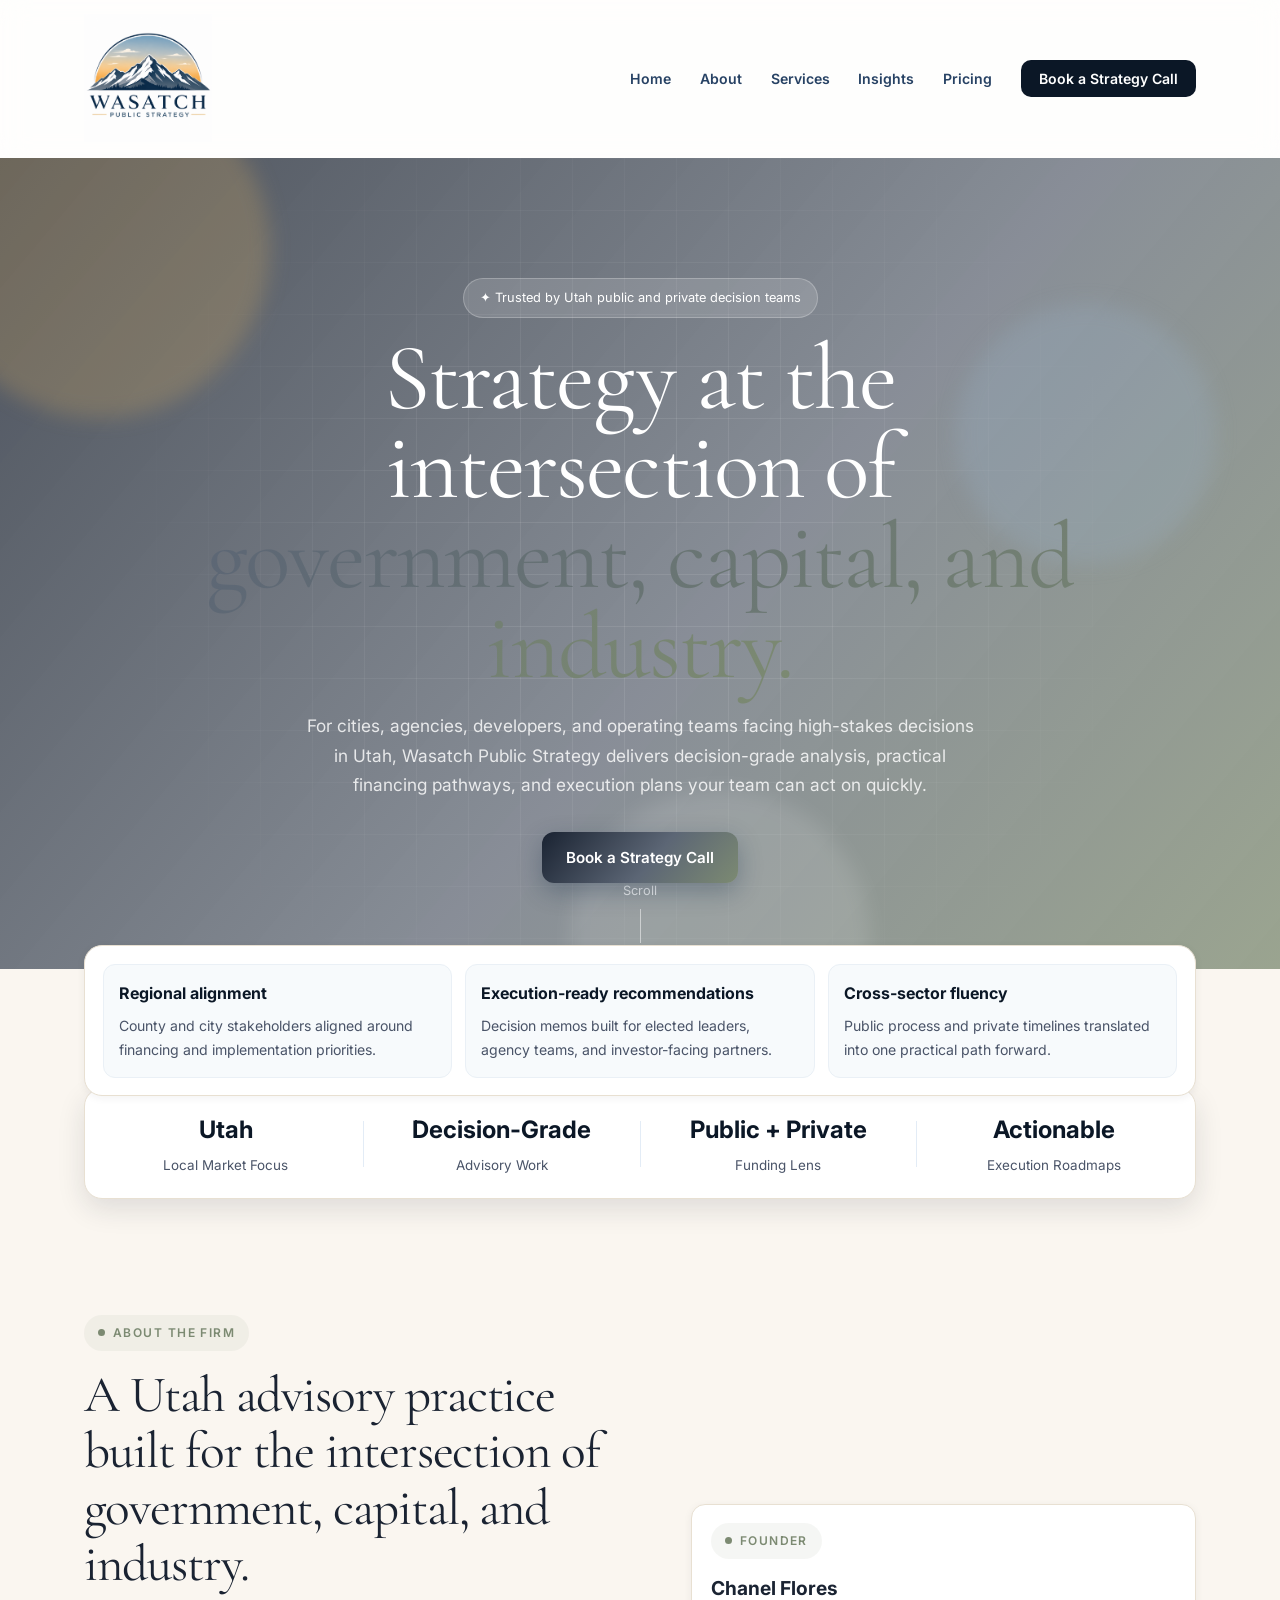
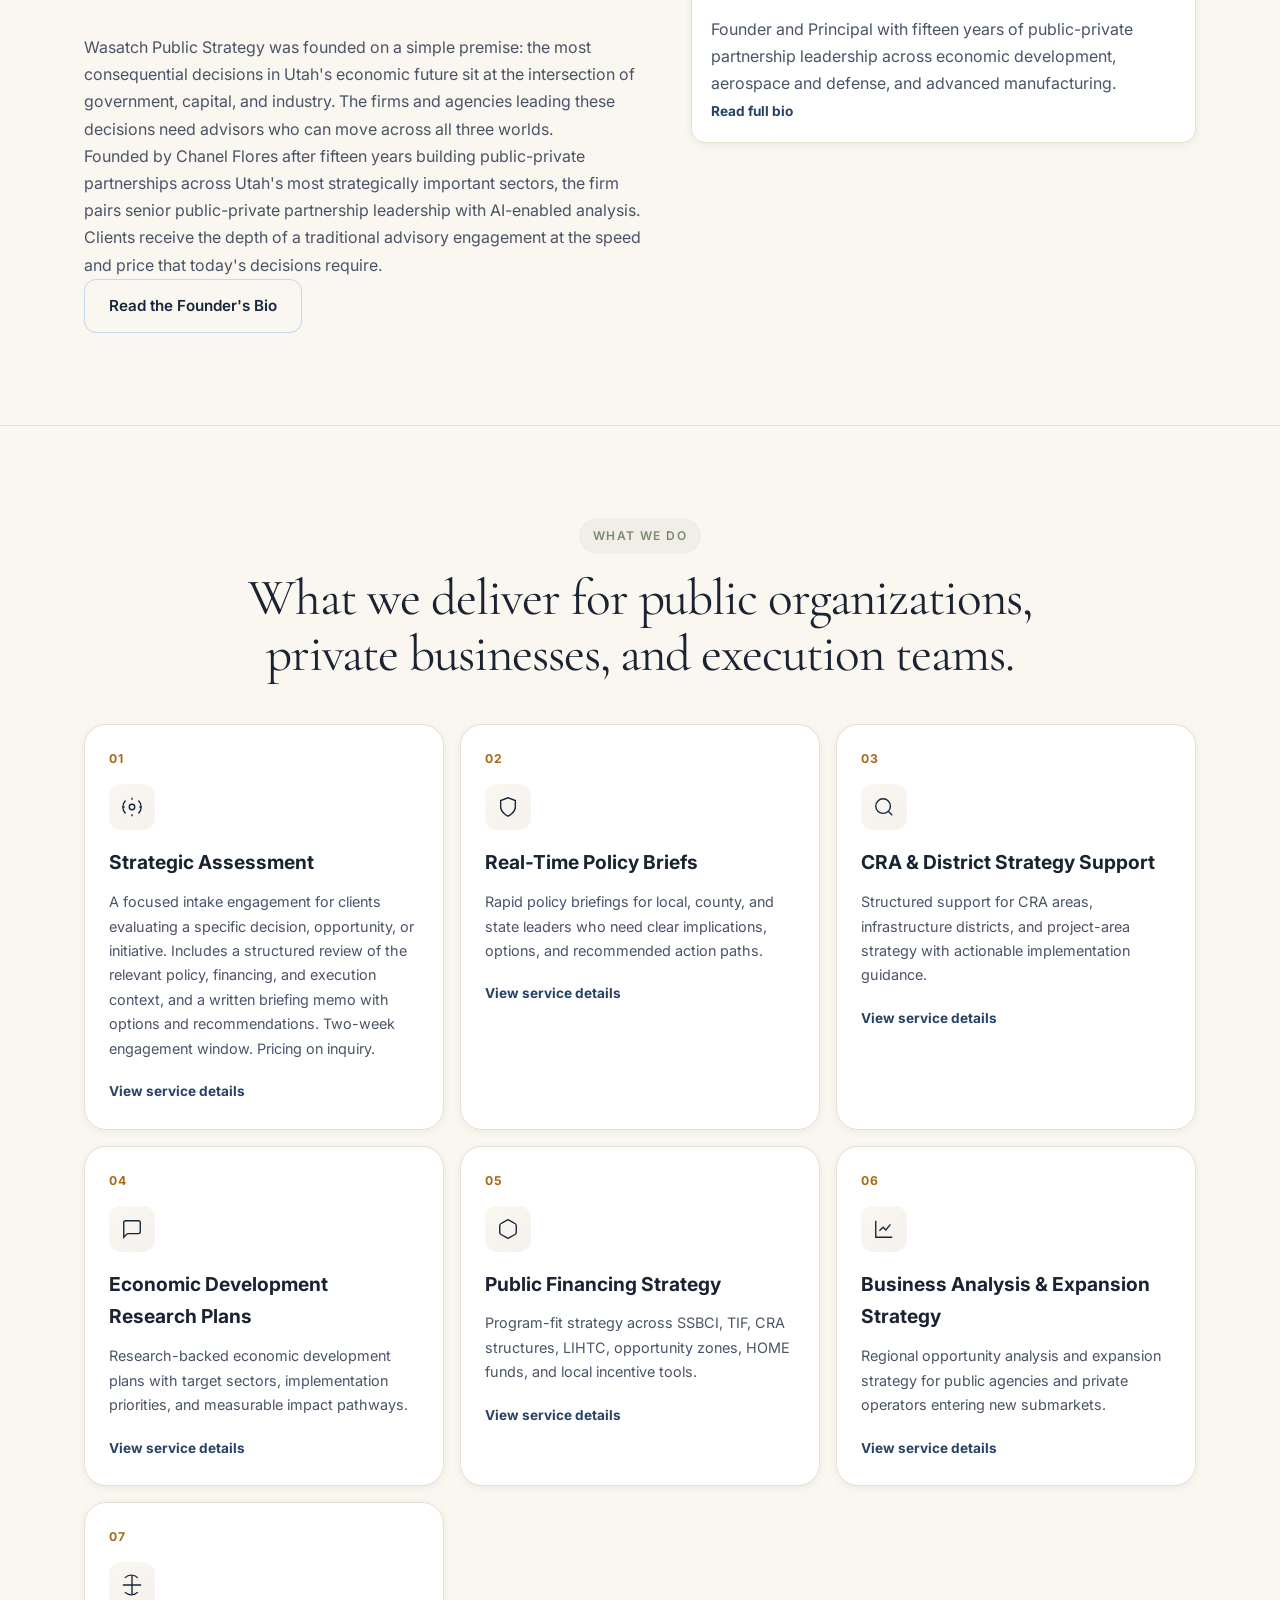
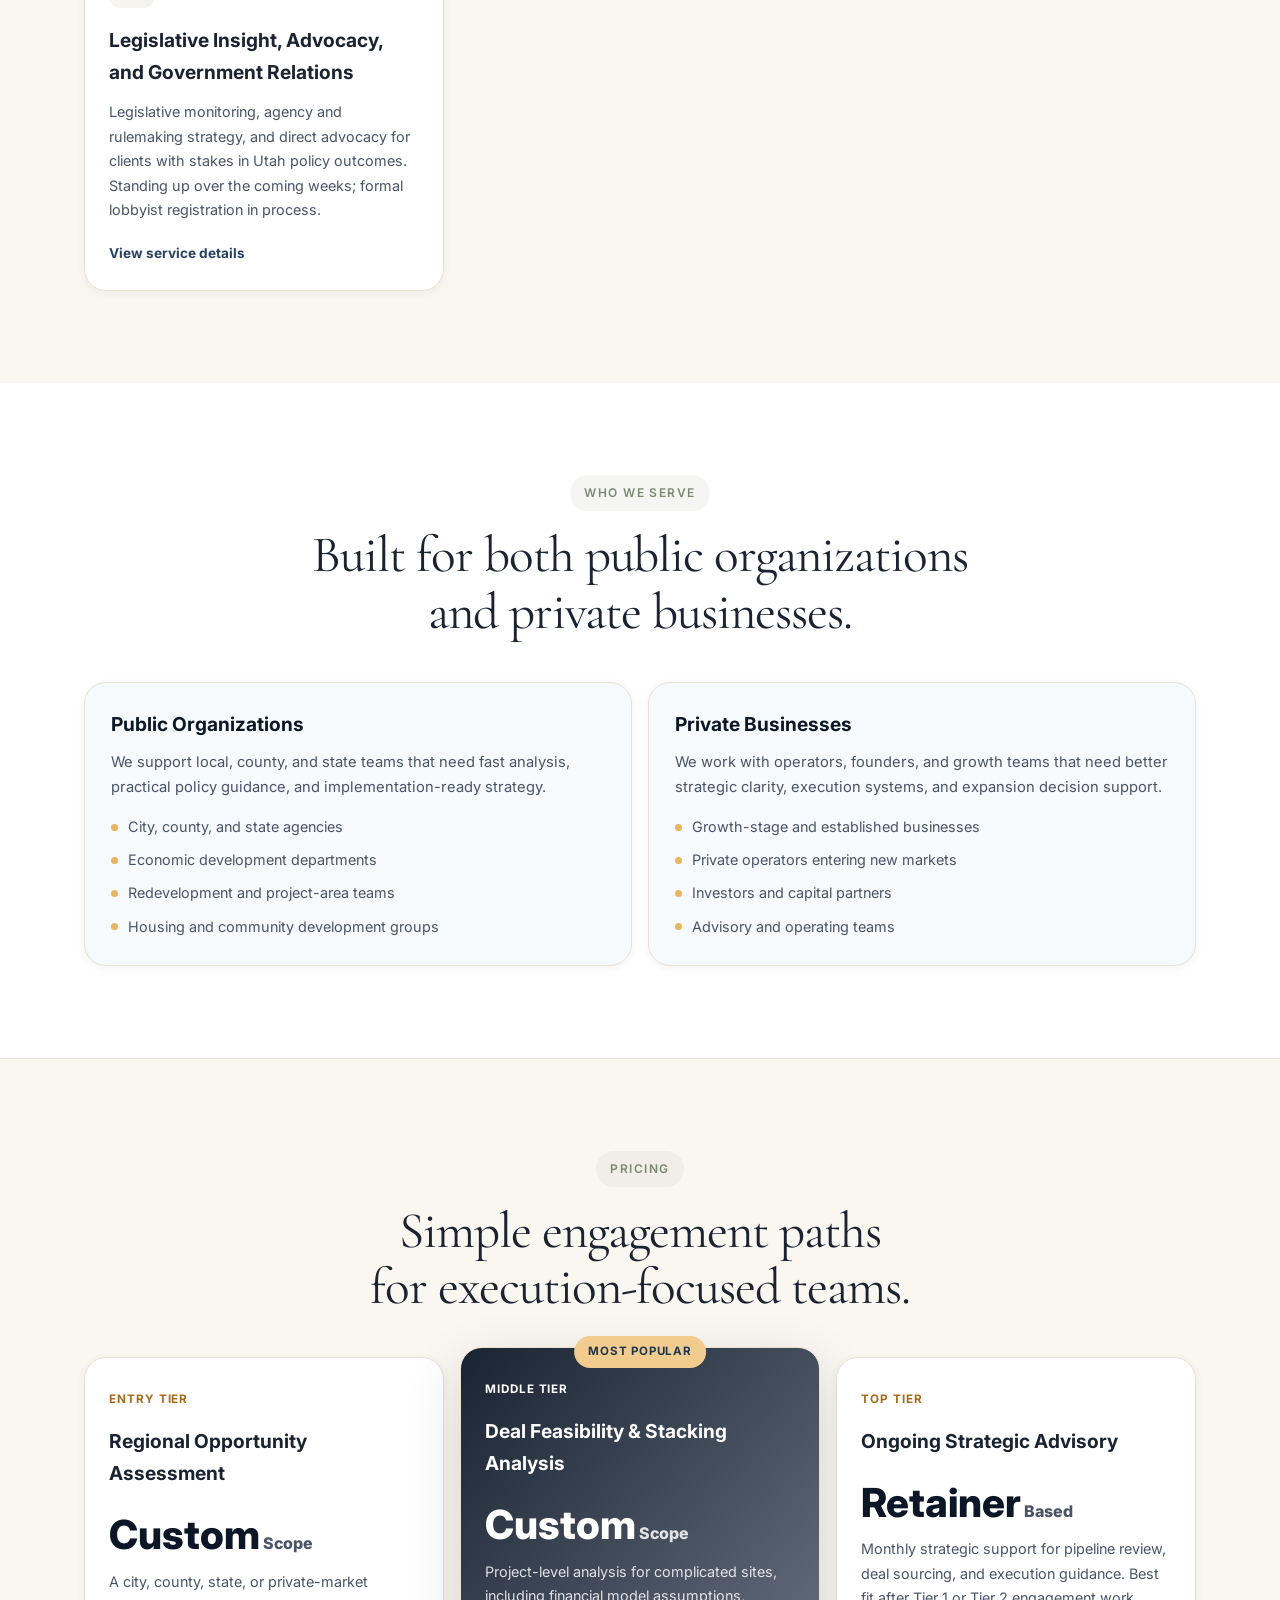
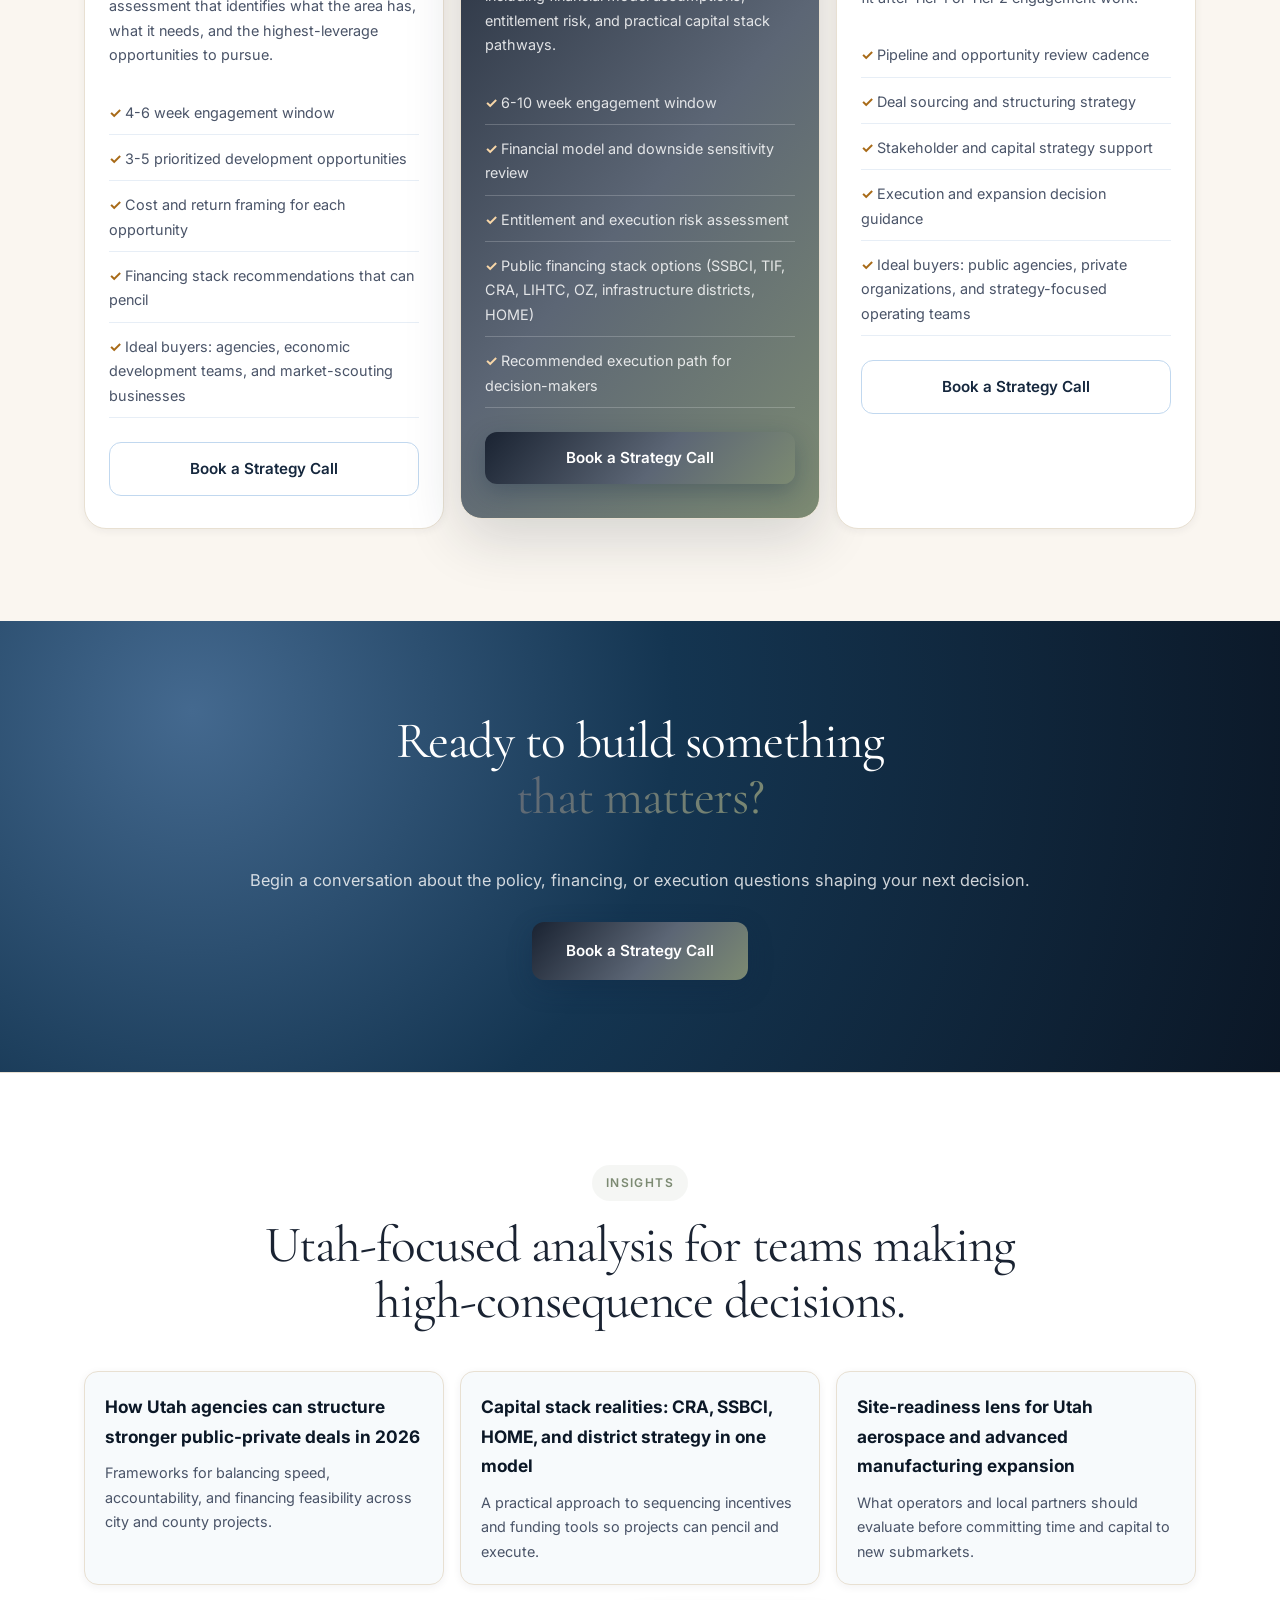
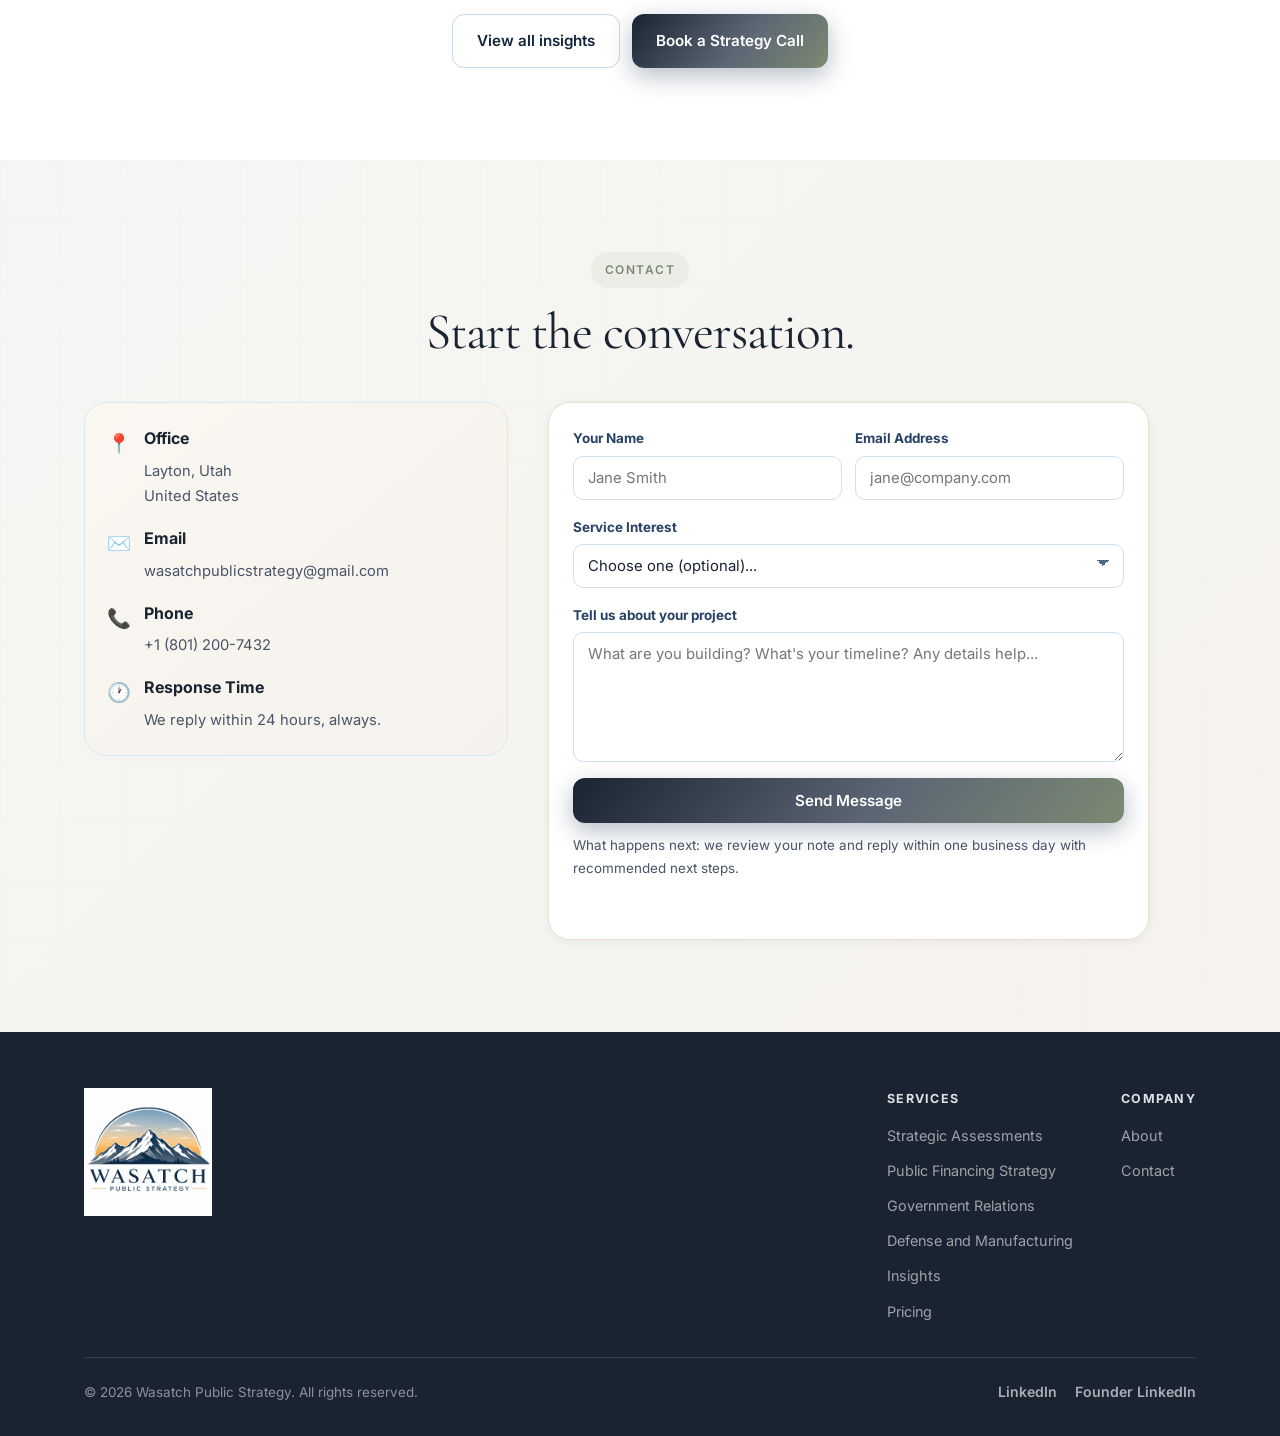
<file: index.html>
<!DOCTYPE html>
<html lang="en">
<head>
    <meta charset="UTF-8">
    <meta name="viewport" content="width=device-width, initial-scale=1.0">
    <meta name="description" content="Wasatch Public Strategy — Utah-based advisory firm at the intersection of economic development, defense industry strategy, public-private deal structuring, and government relations.">
    <meta name="keywords" content="Utah public financing, government relations, lobbying, SSBCI, CRA project areas, HOME Consortium, economic development, defense industry strategy, public-private partnerships">
    <meta name="author" content="Wasatch Public Strategy">
    <meta property="og:title" content="Wasatch Public Strategy | Utah Public-Private Advisory">
    <meta property="og:description" content="We help Utah teams structure stronger deals, stack funding, and execute faster with practical strategy systems.">
    <meta property="og:type" content="website">
    <meta property="og:url" content="https://wasatchpublicstrategy.com/">
    <meta property="og:image" content="https://wasatchpublicstrategy.com/assets/img/og-image.png">
    <meta property="og:image:width" content="1200">
    <meta property="og:image:height" content="630">
    <meta name="twitter:card" content="summary_large_image">
    <meta name="twitter:title" content="Wasatch Public Strategy | Utah Public-Private Advisory">
    <meta name="twitter:description" content="Utah-focused strategy for public-private deals, financing stacks, and execution-ready decisions.">
    <meta name="twitter:image" content="https://wasatchpublicstrategy.com/assets/img/og-image.png">
    <title>Wasatch Public Strategy | Utah Public-Private Advisory</title>
    <link rel="preconnect" href="https://fonts.googleapis.com">
    <link rel="preconnect" href="https://fonts.gstatic.com" crossorigin>
    <link href="https://fonts.googleapis.com/css2?family=Cormorant+Garamond:wght@400;500;600;700&family=Inter:wght@400;500;600;700&display=swap" rel="stylesheet">
    <link rel="preload" as="image" href="assets/img/wasatch-logo-full.png">
    <link rel="preload" as="image" href="assets/img/chanel-flores-headshot.jpg">
    <link rel="icon" type="image/png" href="assets/img/favicon.png">
    <link rel="stylesheet" href="assets/css/style.css">
    <script type="application/ld+json">
    {
      "@context": "https://schema.org",
      "@type": "ProfessionalService",
      "name": "Wasatch Public Strategy",
      "url": "https://wasatchpublicstrategy.com/",
      "image": "https://wasatchpublicstrategy.com/assets/img/og-image.png",
      "description": "Utah advisory practice focused on public-private deal strategy, policy, financing, and implementation.",
      "areaServed": "Utah",
      "address": {
        "@type": "PostalAddress",
        "addressLocality": "Layton",
        "addressRegion": "UT",
        "addressCountry": "US"
      },
      "telephone": "+1-801-200-7432",
      "email": "wasatchpublicstrategy@gmail.com"
    }
    </script>
</head>
<body>

    <!-- Navigation -->
    <header class="header" id="header">
        <nav class="navbar">
            <div class="container">
                <div class="nav-wrapper">
                    <a href="#home" class="logo">
                        <img src="assets/img/wasatch-logo-full.png" alt="Wasatch Public Strategy" class="logo-image-full">
                        <img src="assets/img/wasatch-logo-mark.svg" alt="Wasatch Public Strategy" class="logo-image-mark">
                        <span class="logo-text">wasatch</span>
                    </a>
                    <button class="mobile-menu-btn" id="mobileMenuBtn" aria-label="Toggle menu">
                        <span></span>
                        <span></span>
                        <span></span>
                    </button>
                    <ul class="nav-menu" id="navMenu">
                        <li><a href="#home" class="nav-link">Home</a></li>
                        <li><a href="about.html" class="nav-link">About</a></li>
                        <li><a href="#services" class="nav-link">Services</a></li>
                        <li><a href="insights.html" class="nav-link">Insights</a></li>
                        <li><a href="#pricing" class="nav-link">Pricing</a></li>
                        <li><a href="https://calendly.com/wasatchpublicstrategy" target="_blank" rel="noopener" class="nav-link nav-cta">Book a Strategy Call</a></li>
                    </ul>
                </div>
            </div>
        </nav>
    </header>

    <!-- Hero -->
    <section id="home" class="hero">
        <div class="hero-bg">
            <div class="hero-orb orb-1"></div>
            <div class="hero-orb orb-2"></div>
            <div class="hero-orb orb-3"></div>
            <div class="grid-overlay"></div>
        </div>
        <div class="hero-content">
            <div class="hero-badge">✦ Trusted by Utah public and private decision teams</div>
            <h1>Strategy at the intersection of<br><span class="gradient-text">government, capital, and industry.</span></h1>
            <p>For cities, agencies, developers, and operating teams facing high-stakes decisions in Utah, Wasatch Public Strategy delivers decision-grade analysis, practical financing pathways, and execution plans your team can act on quickly.</p>
            <div class="hero-actions">
                <a href="https://calendly.com/wasatchpublicstrategy" target="_blank" rel="noopener" class="btn btn-primary">Book a Strategy Call</a>
            </div>
        </div>
        <div class="hero-scroll-indicator">
            <span>Scroll</span>
            <div class="scroll-line"></div>
        </div>
    </section>

    <section class="proof-strip" aria-label="Selected outcomes">
        <div class="container">
            <div class="proof-grid">
                <article class="proof-item-card">
                    <h3>Regional alignment</h3>
                    <p>County and city stakeholders aligned around financing and implementation priorities.</p>
                </article>
                <article class="proof-item-card">
                    <h3>Execution-ready recommendations</h3>
                    <p>Decision memos built for elected leaders, agency teams, and investor-facing partners.</p>
                </article>
                <article class="proof-item-card">
                    <h3>Cross-sector fluency</h3>
                    <p>Public process and private timelines translated into one practical path forward.</p>
                </article>
            </div>
        </div>
    </section>

    <!-- Stats Bar -->
    <section class="stats-bar">
        <div class="container">
            <div class="stats-grid">
                <div class="stat-item"><h3>Utah</h3><p>Local Market Focus</p></div>
                <div class="stat-divider"></div>
                <div class="stat-item"><h3>Decision-Grade</h3><p>Advisory Work</p></div>
                <div class="stat-divider"></div>
                <div class="stat-item"><h3>Public + Private</h3><p>Funding Lens</p></div>
                <div class="stat-divider"></div>
                <div class="stat-item"><h3>Actionable</h3><p>Execution Roadmaps</p></div>
            </div>
        </div>
    </section>

    <!-- About -->
    <section id="about" class="about">
        <div class="container">
            <div class="about-layout">
                <div class="about-text">
                    <div class="section-label">About the Firm</div>
                    <h2 class="left-aligned">A Utah advisory practice built for the intersection of government, capital, and industry.</h2>
                    <p>Wasatch Public Strategy was founded on a simple premise: the most consequential decisions in Utah's economic future sit at the intersection of government, capital, and industry. The firms and agencies leading these decisions need advisors who can move across all three worlds.</p>
                    <p>Founded by Chanel Flores after fifteen years building public-private partnerships across Utah's most strategically important sectors, the firm pairs senior public-private partnership leadership with AI-enabled analysis. Clients receive the depth of a traditional advisory engagement at the speed and price that today's decisions require.</p>
                    <a href="about.html" class="btn btn-outline">Read the Founder's Bio</a>
                </div>
                <div class="about-visual">
                    <div class="visual-card founder-spotlight">
                        <div class="section-label">Founder</div>
                        <h3>Chanel Flores</h3>
                        <p>Founder and Principal with fifteen years of public-private partnership leadership across economic development, aerospace and defense, and advanced manufacturing.</p>
                        <a href="about.html" class="service-link">Read full bio</a>
                    </div>
                </div>
            </div>
        </div>
    </section>

    <!-- Services -->
    <section id="services" class="services">
        <div class="container">
            <div class="section-label centered">What We Do</div>
            <h2>What we deliver for public organizations,<br>private businesses, and execution teams.</h2>
            <div class="services-grid">
                <div class="service-card">
                    <div class="service-number">01</div>
                    <div class="service-icon">
                        <svg viewBox="0 0 24 24" fill="none" stroke="currentColor" stroke-width="1.5"><circle cx="12" cy="12" r="3"></circle><path d="M19.07 4.93a10 10 0 0 1 0 14.14"></path><path d="M4.93 4.93a10 10 0 0 0 0 14.14"></path><path d="M12 2v2m0 16v2M2 12h2m16 0h2"></path></svg>
                    </div>
                    <h3>Strategic Assessment</h3>
                    <p>A focused intake engagement for clients evaluating a specific decision, opportunity, or initiative. Includes a structured review of the relevant policy, financing, and execution context, and a written briefing memo with options and recommendations. Two-week engagement window. Pricing on inquiry.</p>
                    <a href="regional-economic-development.html" class="service-link">View service details</a>
                </div>
                <div class="service-card">
                    <div class="service-number">02</div>
                    <div class="service-icon">
                        <svg viewBox="0 0 24 24" fill="none" stroke="currentColor" stroke-width="1.5"><path d="M12 22s8-4 8-10V5l-8-3-8 3v7c0 6 8 10 8 10z"></path></svg>
                    </div>
                    <h3>Real-Time Policy Briefs</h3>
                    <p>Rapid policy briefings for local, county, and state leaders who need clear implications, options, and recommended action paths.</p>
                    <a href="regional-economic-development.html" class="service-link">View service details</a>
                </div>
                <div class="service-card">
                    <div class="service-number">03</div>
                    <div class="service-icon">
                        <svg viewBox="0 0 24 24" fill="none" stroke="currentColor" stroke-width="1.5"><circle cx="11" cy="11" r="8"></circle><line x1="21" y1="21" x2="16.65" y2="16.65"></line></svg>
                    </div>
                    <h3>CRA &amp; District Strategy Support</h3>
                    <p>Structured support for CRA areas, infrastructure districts, and project-area strategy with actionable implementation guidance.</p>
                    <a href="public-private-deal-strategy.html" class="service-link">View service details</a>
                </div>
                <div class="service-card">
                    <div class="service-number">04</div>
                    <div class="service-icon">
                        <svg viewBox="0 0 24 24" fill="none" stroke="currentColor" stroke-width="1.5"><path d="M21 15a2 2 0 0 1-2 2H7l-4 4V5a2 2 0 0 1 2-2h14a2 2 0 0 1 2 2z"></path></svg>
                    </div>
                    <h3>Economic Development Research Plans</h3>
                    <p>Research-backed economic development plans with target sectors, implementation priorities, and measurable impact pathways.</p>
                    <a href="regional-economic-development.html" class="service-link">View service details</a>
                </div>
                <div class="service-card">
                    <div class="service-number">05</div>
                    <div class="service-icon">
                        <svg viewBox="0 0 24 24" fill="none" stroke="currentColor" stroke-width="1.5"><path d="M21 16V8a2 2 0 0 0-1-1.73l-7-4a2 2 0 0 0-2 0l-7 4A2 2 0 0 0 3 8v8a2 2 0 0 0 1 1.73l7 4a2 2 0 0 0 2 0l7-4A2 2 0 0 0 21 16z"></path></svg>
                    </div>
                    <h3>Public Financing Strategy</h3>
                    <p>Program-fit strategy across SSBCI, TIF, CRA structures, LIHTC, opportunity zones, HOME funds, and local incentive tools.</p>
                    <a href="public-private-deal-strategy.html" class="service-link">View service details</a>
                </div>
                <div class="service-card">
                    <div class="service-number">06</div>
                    <div class="service-icon">
                        <svg viewBox="0 0 24 24" fill="none" stroke="currentColor" stroke-width="1.5"><path d="M3 3v18h18"></path><path d="M7 14l4-4 3 3 5-6"></path></svg>
                    </div>
                    <h3>Business Analysis &amp; Expansion Strategy</h3>
                    <p>Regional opportunity analysis and expansion strategy for public agencies and private operators entering new submarkets.</p>
                    <a href="defense-advanced-manufacturing.html" class="service-link">View service details</a>
                </div>
                <div class="service-card">
                    <div class="service-number">07</div>
                    <div class="service-icon">
                        <svg viewBox="0 0 24 24" fill="none" stroke="currentColor" stroke-width="1.5"><path d="M12 2v20m10-10H2"></path><path d="M4.22 4.22a10 10 0 0 1 14.14 0"></path><path d="M4.22 19.78a10 10 0 0 0 14.14 0"></path></svg>
                    </div>
                    <h3>Legislative Insight, Advocacy, and Government Relations</h3>
                    <p>Legislative monitoring, agency and rulemaking strategy, and direct advocacy for clients with stakes in Utah policy outcomes. Standing up over the coming weeks; formal lobbyist registration in process.</p>
                    <a href="defense-advanced-manufacturing.html" class="service-link">View service details</a>
                </div>
            </div>
        </div>
    </section>

    <!-- Who We Serve -->
    <section class="who-serve" id="who-we-serve">
        <div class="container">
            <div class="section-label centered">Who We Serve</div>
            <h2>Built for both public organizations<br>and private businesses.</h2>
            <div class="who-serve-grid">
                <article class="who-card">
                    <h3>Public Organizations</h3>
                    <p>We support local, county, and state teams that need fast analysis, practical policy guidance, and implementation-ready strategy.</p>
                    <ul class="who-list">
                        <li>City, county, and state agencies</li>
                        <li>Economic development departments</li>
                        <li>Redevelopment and project-area teams</li>
                        <li>Housing and community development groups</li>
                    </ul>
                </article>
                <article class="who-card">
                    <h3>Private Businesses</h3>
                    <p>We work with operators, founders, and growth teams that need better strategic clarity, execution systems, and expansion decision support.</p>
                    <ul class="who-list">
                        <li>Growth-stage and established businesses</li>
                        <li>Private operators entering new markets</li>
                        <li>Investors and capital partners</li>
                        <li>Advisory and operating teams</li>
                    </ul>
                </article>
            </div>
        </div>
    </section>

    <!-- Pricing -->
    <section id="pricing" class="pricing">
        <div class="container">
            <div class="section-label centered">Pricing</div>
            <h2>Simple engagement paths<br>for execution-focused teams.</h2>
            <div class="pricing-grid">
                <div class="pricing-card">
                    <div class="pricing-tier">Entry Tier</div>
                    <h3>Regional Opportunity Assessment</h3>
                    <div class="pricing-price">Custom<span class="price-suffix"> Scope</span></div>
                    <p class="pricing-desc">A city, county, state, or private-market assessment that identifies what the area has, what it needs, and the highest-leverage opportunities to pursue.</p>
                    <ul class="pricing-features">
                        <li>4-6 week engagement window</li>
                        <li>3-5 prioritized development opportunities</li>
                        <li>Cost and return framing for each opportunity</li>
                        <li>Financing stack recommendations that can pencil</li>
                        <li>Ideal buyers: agencies, economic development teams, and market-scouting businesses</li>
                    </ul>
                    <a href="https://calendly.com/wasatchpublicstrategy" target="_blank" rel="noopener" class="btn btn-outline btn-full">Book a Strategy Call</a>
                </div>
                <div class="pricing-card pricing-featured">
                    <div class="pricing-badge">Most Popular</div>
                    <div class="pricing-tier">Middle Tier</div>
                    <h3>Deal Feasibility &amp; Stacking Analysis</h3>
                    <div class="pricing-price">Custom<span class="price-suffix"> Scope</span></div>
                    <p class="pricing-desc">Project-level analysis for complicated sites, including financial model assumptions, entitlement risk, and practical capital stack pathways.</p>
                    <ul class="pricing-features">
                        <li>6-10 week engagement window</li>
                        <li>Financial model and downside sensitivity review</li>
                        <li>Entitlement and execution risk assessment</li>
                        <li>Public financing stack options (SSBCI, TIF, CRA, LIHTC, OZ, infrastructure districts, HOME)</li>
                        <li>Recommended execution path for decision-makers</li>
                    </ul>
                    <a href="https://calendly.com/wasatchpublicstrategy" target="_blank" rel="noopener" class="btn btn-primary btn-full">Book a Strategy Call</a>
                </div>
                <div class="pricing-card">
                    <div class="pricing-tier">Top Tier</div>
                    <h3>Ongoing Strategic Advisory</h3>
                    <div class="pricing-price">Retainer<span class="price-suffix"> Based</span></div>
                    <p class="pricing-desc">Monthly strategic support for pipeline review, deal sourcing, and execution guidance. Best fit after Tier 1 or Tier 2 engagement work.</p>
                    <ul class="pricing-features">
                        <li>Pipeline and opportunity review cadence</li>
                        <li>Deal sourcing and structuring strategy</li>
                        <li>Stakeholder and capital strategy support</li>
                        <li>Execution and expansion decision guidance</li>
                        <li>Ideal buyers: public agencies, private organizations, and strategy-focused operating teams</li>
                    </ul>
                    <a href="https://calendly.com/wasatchpublicstrategy" target="_blank" rel="noopener" class="btn btn-outline btn-full">Book a Strategy Call</a>
                </div>
            </div>
        </div>
    </section>

    <!-- CTA Banner -->
    <section class="cta-banner">
        <div class="container">
            <div class="cta-content">
                <h2>Ready to build something<br><span class="gradient-text">that matters?</span></h2>
                <p>Begin a conversation about the policy, financing, or execution questions shaping your next decision.</p>
                <div class="cta-actions">
                    <a href="https://calendly.com/wasatchpublicstrategy" target="_blank" rel="noopener" class="btn btn-primary btn-lg">Book a Strategy Call</a>
                </div>
            </div>
        </div>
    </section>

    <section class="insights-preview" id="insights">
        <div class="container">
            <div class="section-label centered">Insights</div>
            <h2>Utah-focused analysis for teams making<br>high-consequence decisions.</h2>
            <div class="insights-grid">
                <article class="insight-card">
                    <h3>How Utah agencies can structure stronger public-private deals in 2026</h3>
                    <p>Frameworks for balancing speed, accountability, and financing feasibility across city and county projects.</p>
                </article>
                <article class="insight-card">
                    <h3>Capital stack realities: CRA, SSBCI, HOME, and district strategy in one model</h3>
                    <p>A practical approach to sequencing incentives and funding tools so projects can pencil and execute.</p>
                </article>
                <article class="insight-card">
                    <h3>Site-readiness lens for Utah aerospace and advanced manufacturing expansion</h3>
                    <p>What operators and local partners should evaluate before committing time and capital to new submarkets.</p>
                </article>
            </div>
            <div class="cta-actions">
                <a href="insights.html" class="btn btn-outline">View all insights</a>
                <a href="https://calendly.com/wasatchpublicstrategy" target="_blank" rel="noopener" class="btn btn-primary">Book a Strategy Call</a>
            </div>
        </div>
    </section>

    <!-- Contact -->
    <section id="contact" class="contact">
        <div class="container">
            <div class="section-label centered">Contact</div>
            <h2>Start the conversation.</h2>
            <div class="contact-wrapper">
                <div class="contact-info">
                    <div class="info-item">
                        <div class="info-icon">📍</div>
                        <div><h4>Office</h4><p>Layton, Utah<br>United States</p></div>
                    </div>
                    <div class="info-item">
                        <div class="info-icon">✉️</div>
                        <div><h4>Email</h4><p><a href="mailto:wasatchpublicstrategy@gmail.com">wasatchpublicstrategy@gmail.com</a></p></div>
                    </div>
                    <div class="info-item">
                        <div class="info-icon">📞</div>
                        <div><h4>Phone</h4><p><a href="tel:+18012007432">+1 (801) 200-7432</a></p></div>
                    </div>
                    <div class="info-item">
                        <div class="info-icon">🕐</div>
                        <div><h4>Response Time</h4><p>We reply within 24 hours, always.</p></div>
                    </div>
                </div>
                <form class="contact-form" id="contactForm" action="https://formspree.io/f/mpqojlyd" method="POST">
                    <div class="form-row">
                        <div class="form-group">
                            <label for="name">Your Name</label>
                            <input type="text" id="name" name="name" placeholder="Jane Smith" required>
                        </div>
                        <div class="form-group">
                            <label for="email">Email Address</label>
                            <input type="email" id="email" name="email" placeholder="jane@company.com" required>
                        </div>
                    </div>
                    <div class="form-group">
                        <label for="service">Service Interest</label>
                        <select id="service" name="service">
                            <option value="">Choose one (optional)...</option>
                            <option value="strategy-call">Initial strategy call</option>
                            <option value="regional-development">Regional economic development support</option>
                            <option value="public-private-deal">Public-private deal strategy</option>
                            <option value="defense-manufacturing">Defense or advanced manufacturing strategy</option>
                            <option value="ongoing-advisory">Ongoing strategic advisory</option>
                            <option value="other">Other / not sure yet</option>
                        </select>
                    </div>
                    <div class="form-group">
                        <label for="message">Tell us about your project</label>
                        <textarea id="message" name="message" placeholder="What are you building? What's your timeline? Any details help..." rows="5" required></textarea>
                    </div>
                    <button type="submit" class="btn btn-primary btn-full" id="submitBtn">Send Message</button>
                    <p class="form-next-step">What happens next: we review your note and reply within one business day with recommended next steps.</p>
                    <p class="form-status" id="formStatus"></p>
                </form>
            </div>
        </div>
    </section>

    <!-- Footer -->
    <footer class="footer">
        <div class="container">
            <div class="footer-top">
                <div class="footer-brand">
                    <a href="#home" class="logo">
                        <img src="assets/img/wasatch-logo-full.png" alt="Wasatch Public Strategy" class="logo-image-full">
                        <img src="assets/img/wasatch-logo-mark.svg" alt="Wasatch Public Strategy" class="logo-image-mark">
                        <span class="logo-text">wasatch</span>
                    </a>
                </div>
                <div class="footer-links">
                    <div class="footer-col">
                        <h5>Services</h5>
                        <ul>
                            <li><a href="#services">Strategic Assessments</a></li>
                            <li><a href="#services">Public Financing Strategy</a></li>
                            <li><a href="#services">Government Relations</a></li>
                            <li><a href="#services">Defense and Manufacturing</a></li>
                            <li><a href="insights.html">Insights</a></li>
                            <li><a href="#pricing">Pricing</a></li>
                        </ul>
                    </div>
                    <div class="footer-col">
                        <h5>Company</h5>
                        <ul>
                            <li><a href="about.html">About</a></li>
                            <li><a href="#contact">Contact</a></li>
                        </ul>
                    </div>
                </div>
            </div>
            <div class="footer-bottom">
                <p>&copy; 2026 Wasatch Public Strategy. All rights reserved.</p>
                <div class="social-links">
                    <a href="https://www.linkedin.com/company/112613349/" target="_blank" rel="noopener" class="social-link">LinkedIn</a>
                    <a href="https://www.linkedin.com/in/chanel-flores-47325490/" target="_blank" rel="noopener" class="social-link">Founder LinkedIn</a>
                </div>
            </div>
        </div>
    </footer>

    <script src="assets/js/main.js"></script>
</body>
</html>
</file>
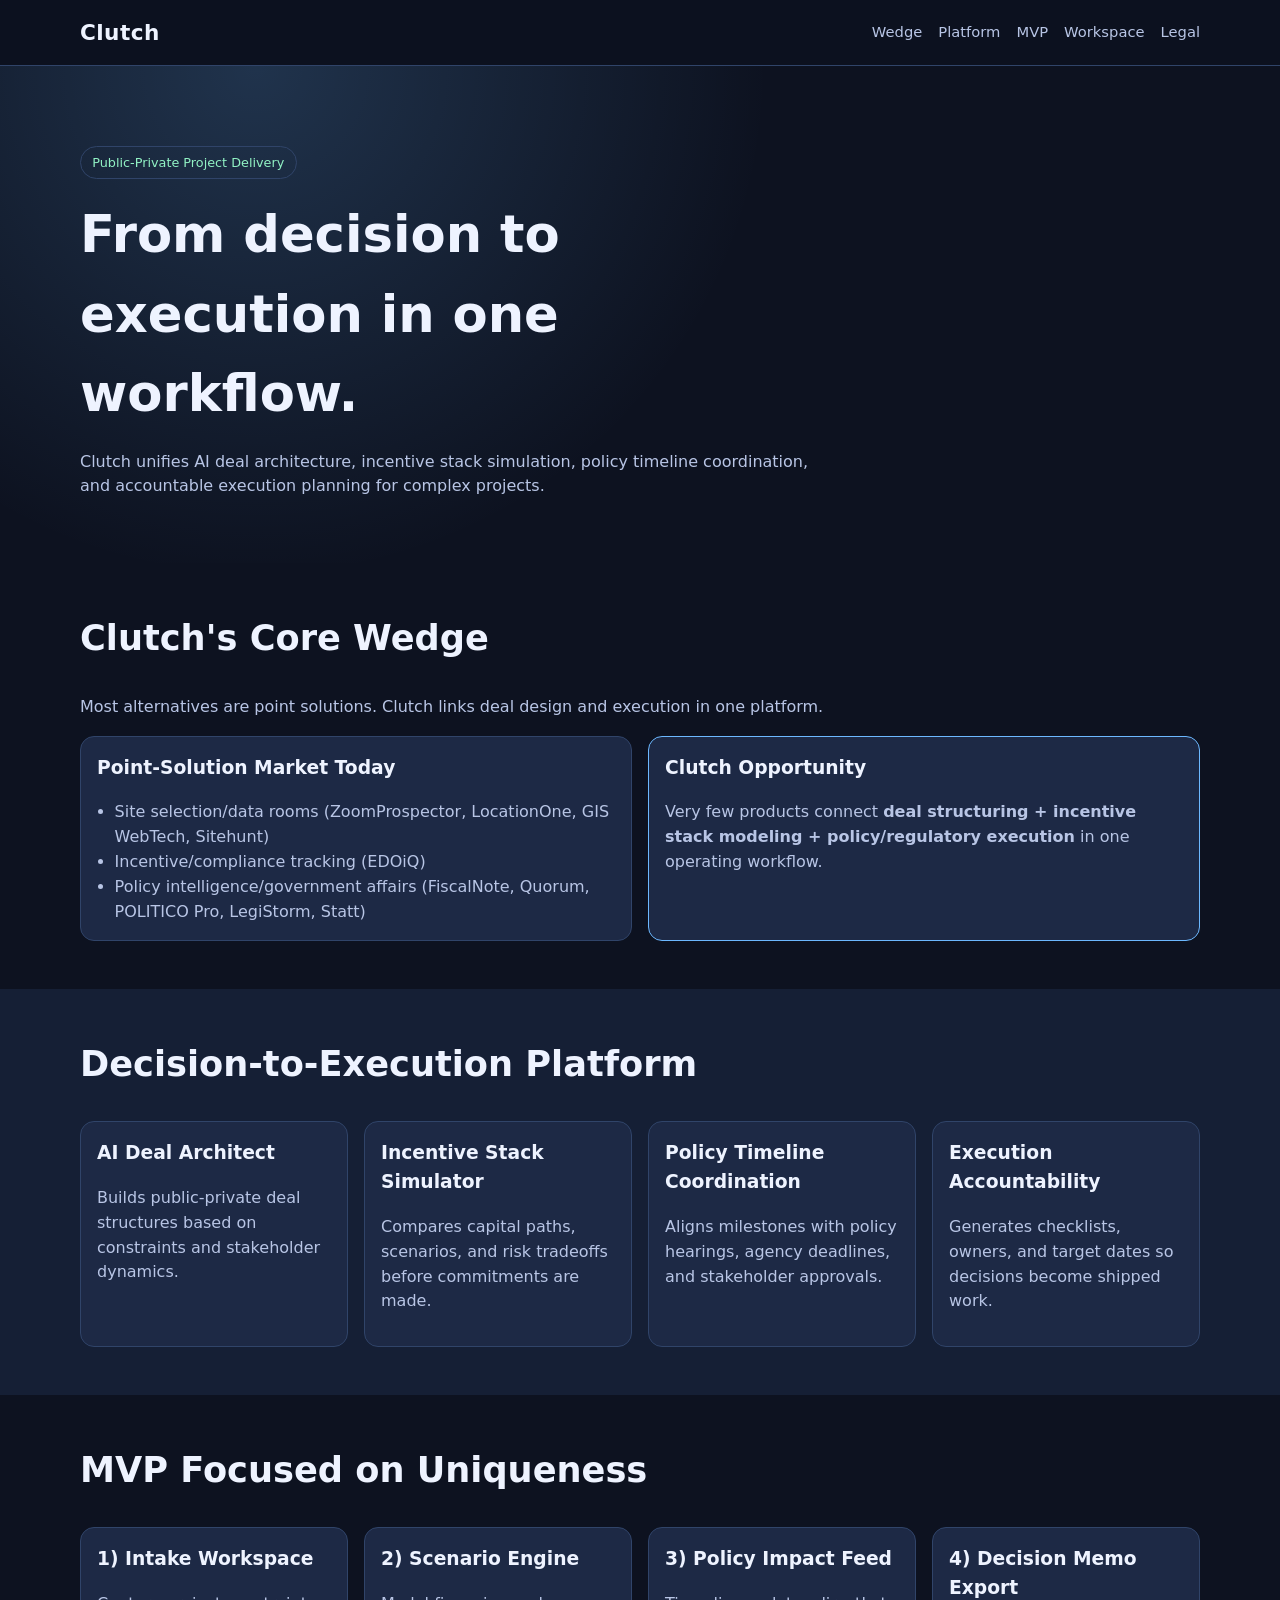
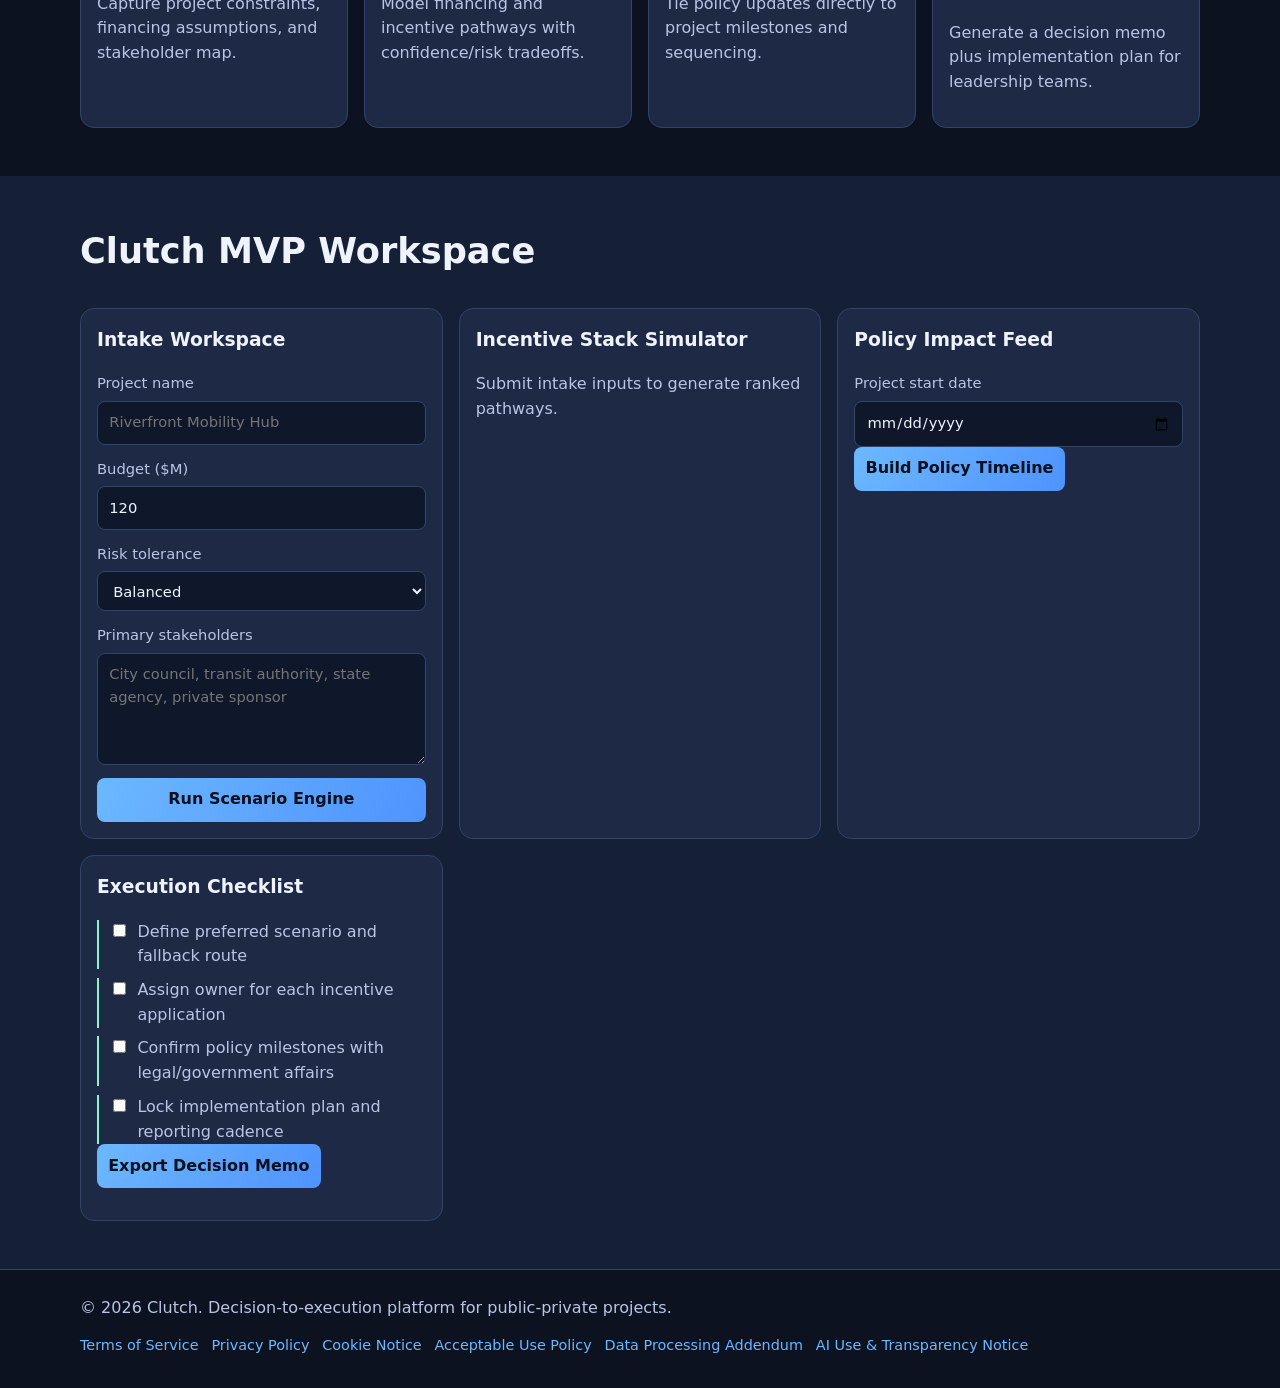
<file: clutch/index.html>
<!DOCTYPE html>
<html lang="en">
<head>
  <meta charset="UTF-8">
  <meta name="viewport" content="width=device-width, initial-scale=1.0">
  <meta name="description" content="Clutch is a decision-to-execution platform for public-private projects, combining deal structuring, incentive stack modeling, and policy execution.">
  <title>Clutch | Decision-to-Execution Platform</title>
  <link rel="stylesheet" href="assets/css/style.css">
</head>
<body>
  <header class="site-header">
    <div class="container">
      <div class="brand">Clutch</div>
      <nav>
        <a href="#wedge">Wedge</a>
        <a href="#platform">Platform</a>
        <a href="#mvp">MVP</a>
        <a href="#workspace">Workspace</a>
        <a href="#legal">Legal</a>
      </nav>
    </div>
  </header>

  <main>
    <section class="hero">
      <div class="container">
        <p class="eyebrow">Public-Private Project Delivery</p>
        <h1>From decision to execution in one workflow.</h1>
        <p class="lead">Clutch unifies AI deal architecture, incentive stack simulation, policy timeline coordination, and accountable execution planning for complex projects.</p>
      </div>
    </section>

    <section id="wedge" class="section">
      <div class="container">
        <h2>Clutch's Core Wedge</h2>
        <p class="section-lead">Most alternatives are point solutions. Clutch links deal design and execution in one platform.</p>
        <div class="grid two-col">
          <article class="card">
            <h3>Point-Solution Market Today</h3>
            <ul>
              <li>Site selection/data rooms (ZoomProspector, LocationOne, GIS WebTech, Sitehunt)</li>
              <li>Incentive/compliance tracking (EDOiQ)</li>
              <li>Policy intelligence/government affairs (FiscalNote, Quorum, POLITICO Pro, LegiStorm, Statt)</li>
            </ul>
          </article>
          <article class="card accent">
            <h3>Clutch Opportunity</h3>
            <p>Very few products connect <strong>deal structuring + incentive stack modeling + policy/regulatory execution</strong> in one operating workflow.</p>
          </article>
        </div>
      </div>
    </section>

    <section id="platform" class="section muted">
      <div class="container">
        <h2>Decision-to-Execution Platform</h2>
        <div class="grid four-col">
          <article class="card"><h3>AI Deal Architect</h3><p>Builds public-private deal structures based on constraints and stakeholder dynamics.</p></article>
          <article class="card"><h3>Incentive Stack Simulator</h3><p>Compares capital paths, scenarios, and risk tradeoffs before commitments are made.</p></article>
          <article class="card"><h3>Policy Timeline Coordination</h3><p>Aligns milestones with policy hearings, agency deadlines, and stakeholder approvals.</p></article>
          <article class="card"><h3>Execution Accountability</h3><p>Generates checklists, owners, and target dates so decisions become shipped work.</p></article>
        </div>
      </div>
    </section>

    <section id="mvp" class="section">
      <div class="container">
        <h2>MVP Focused on Uniqueness</h2>
        <div class="grid two-col">
          <article class="card"><h3>1) Intake Workspace</h3><p>Capture project constraints, financing assumptions, and stakeholder map.</p></article>
          <article class="card"><h3>2) Scenario Engine</h3><p>Model financing and incentive pathways with confidence/risk tradeoffs.</p></article>
          <article class="card"><h3>3) Policy Impact Feed</h3><p>Tie policy updates directly to project milestones and sequencing.</p></article>
          <article class="card"><h3>4) Decision Memo Export</h3><p>Generate a decision memo plus implementation plan for leadership teams.</p></article>
        </div>
      </div>
    </section>

    <section id="workspace" class="section muted">
      <div class="container">
        <h2>Clutch MVP Workspace</h2>

        <div class="workspace-grid">
          <article class="card">
            <h3>Intake Workspace</h3>
            <form id="intake-form">
              <label>Project name <input type="text" id="project-name" placeholder="Riverfront Mobility Hub" required></label>
              <label>Budget ($M) <input type="number" id="budget" min="1" value="120" required></label>
              <label>Risk tolerance
                <select id="risk-tolerance">
                  <option value="low">Low</option>
                  <option value="balanced" selected>Balanced</option>
                  <option value="high">High</option>
                </select>
              </label>
              <label>Primary stakeholders <textarea id="stakeholders" rows="4" placeholder="City council, transit authority, state agency, private sponsor" required></textarea></label>
              <button type="submit">Run Scenario Engine</button>
            </form>
          </article>

          <article class="card" id="scenario-output">
            <h3>Incentive Stack Simulator</h3>
            <p class="hint">Submit intake inputs to generate ranked pathways.</p>
            <div id="scenario-results"></div>
          </article>

          <article class="card">
            <h3>Policy Impact Feed</h3>
            <label>Project start date <input type="date" id="start-date"></label>
            <button id="build-policy-feed" type="button">Build Policy Timeline</button>
            <ul id="policy-feed" class="timeline"></ul>
          </article>

          <article class="card">
            <h3>Execution Checklist</h3>
            <ul id="execution-checklist" class="checklist">
              <li><input type="checkbox"> Define preferred scenario and fallback route</li>
              <li><input type="checkbox"> Assign owner for each incentive application</li>
              <li><input type="checkbox"> Confirm policy milestones with legal/government affairs</li>
              <li><input type="checkbox"> Lock implementation plan and reporting cadence</li>
            </ul>
            <button id="export-memo" type="button">Export Decision Memo</button>
            <p id="export-status" class="hint"></p>
          </article>
        </div>
      </div>
    </section>
  </main>

  <footer id="legal" class="site-footer">
    <div class="container">
      <p>© 2026 Clutch. Decision-to-execution platform for public-private projects.</p>
      <div class="legal-links">
        <a href="legal/terms-of-service.html">Terms of Service</a>
        <a href="legal/privacy-policy.html">Privacy Policy</a>
        <a href="legal/cookie-notice.html">Cookie Notice</a>
        <a href="legal/acceptable-use-policy.html">Acceptable Use Policy</a>
        <a href="legal/data-processing-addendum.html">Data Processing Addendum</a>
        <a href="legal/ai-use-notice.html">AI Use & Transparency Notice</a>
      </div>
    </div>
  </footer>

  <script src="assets/js/main.js"></script>
</body>
</html>
</file>
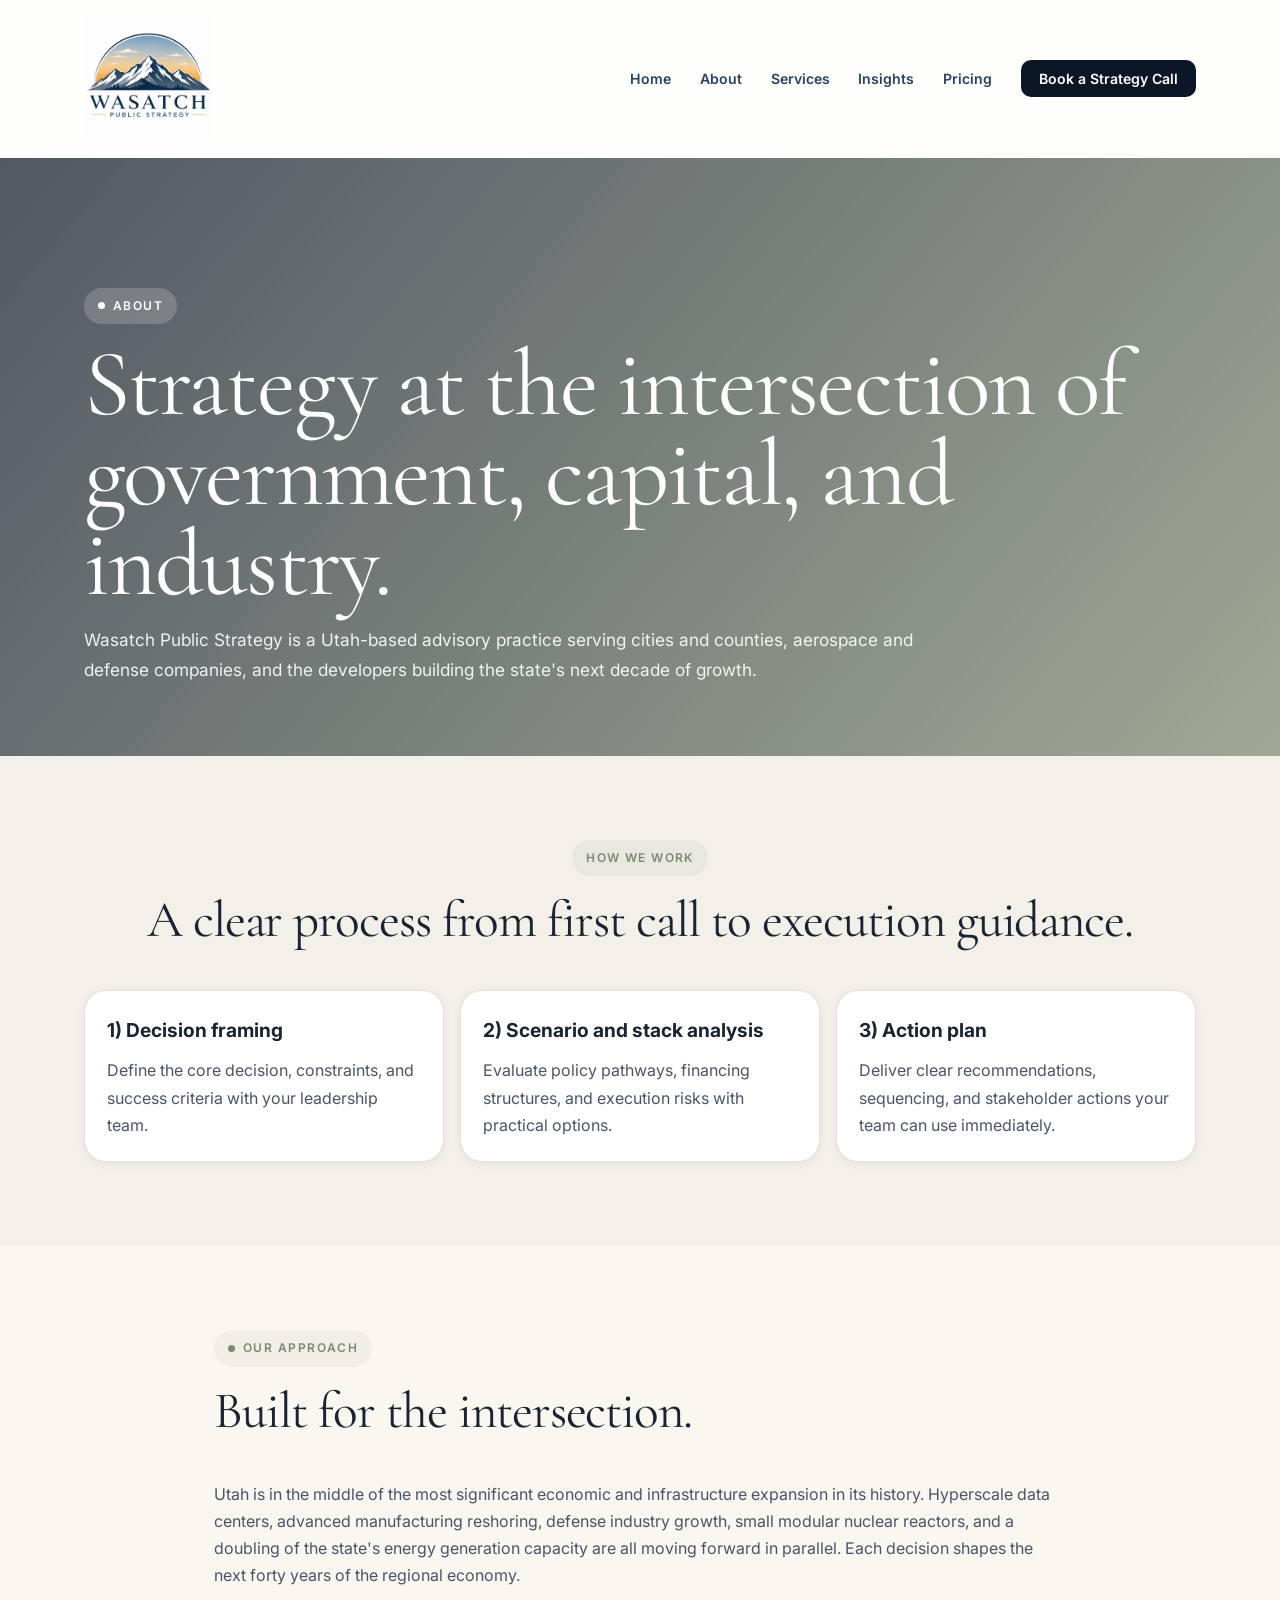
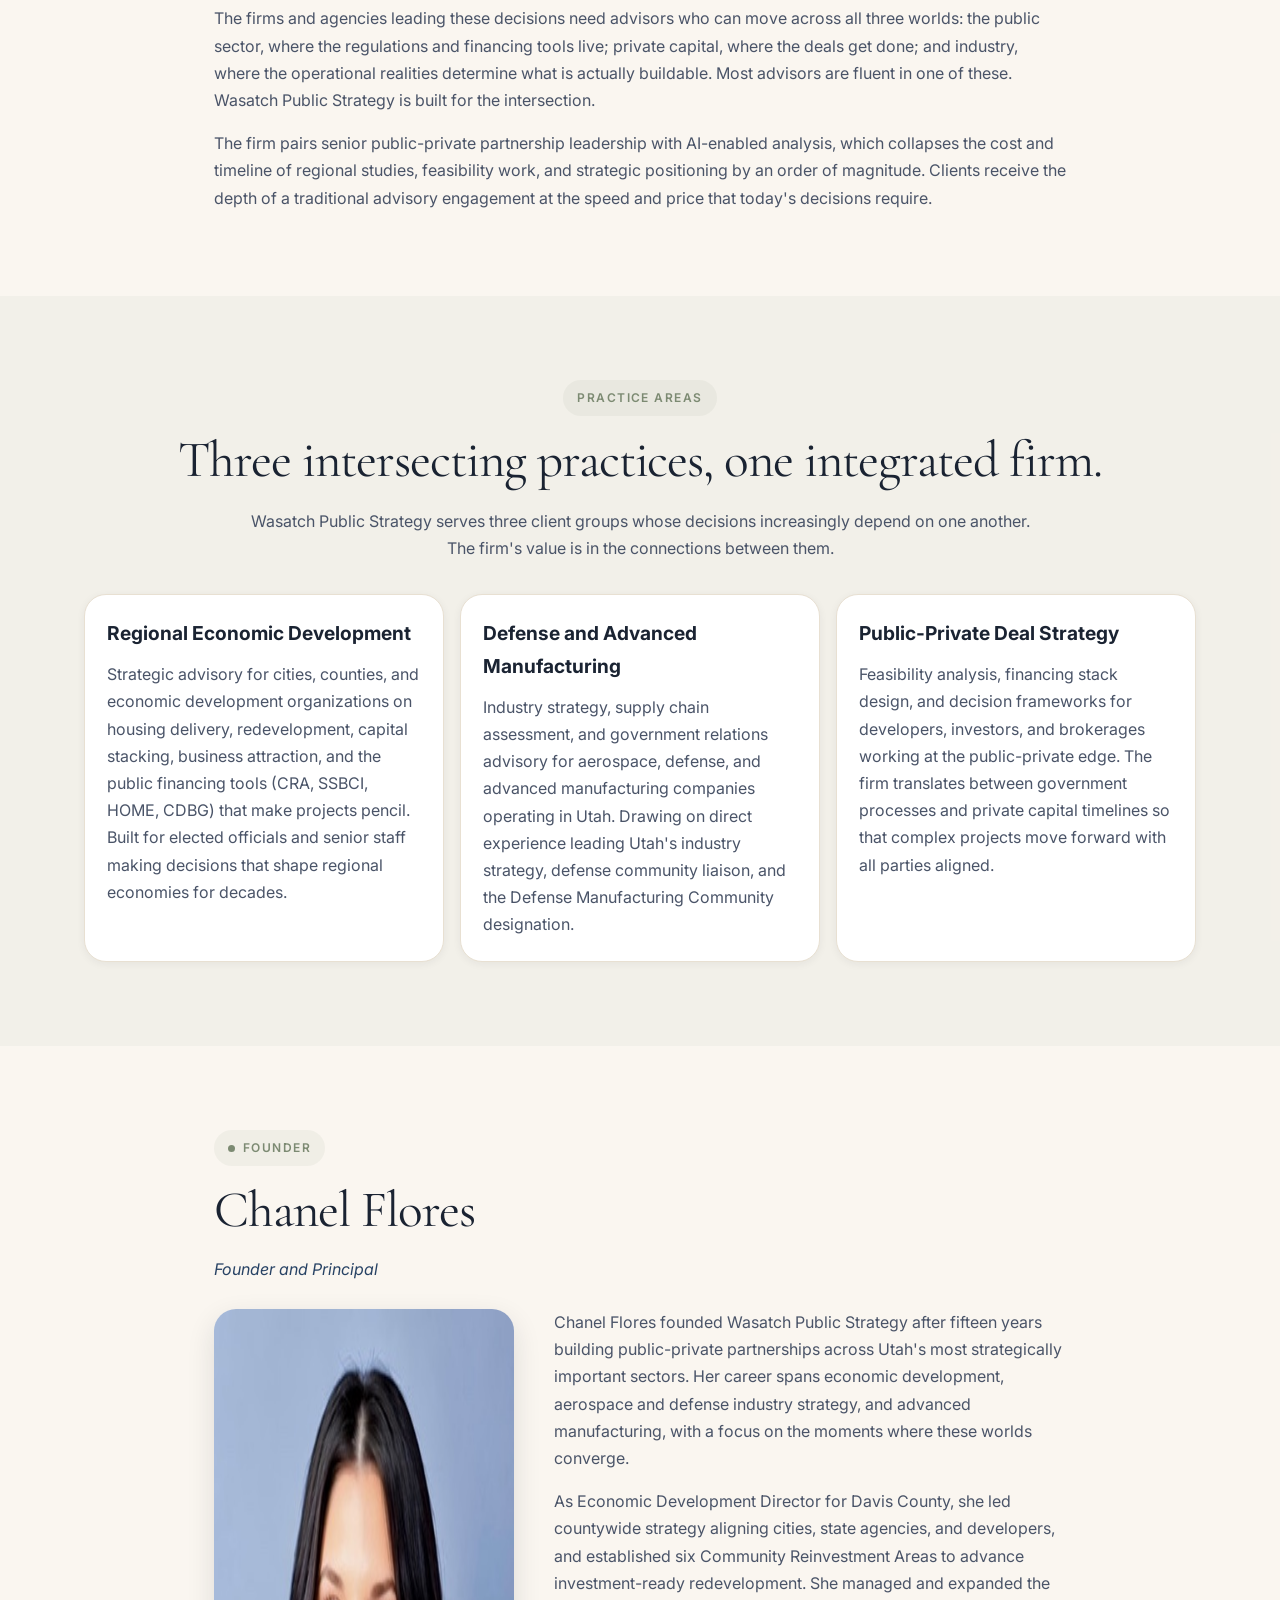
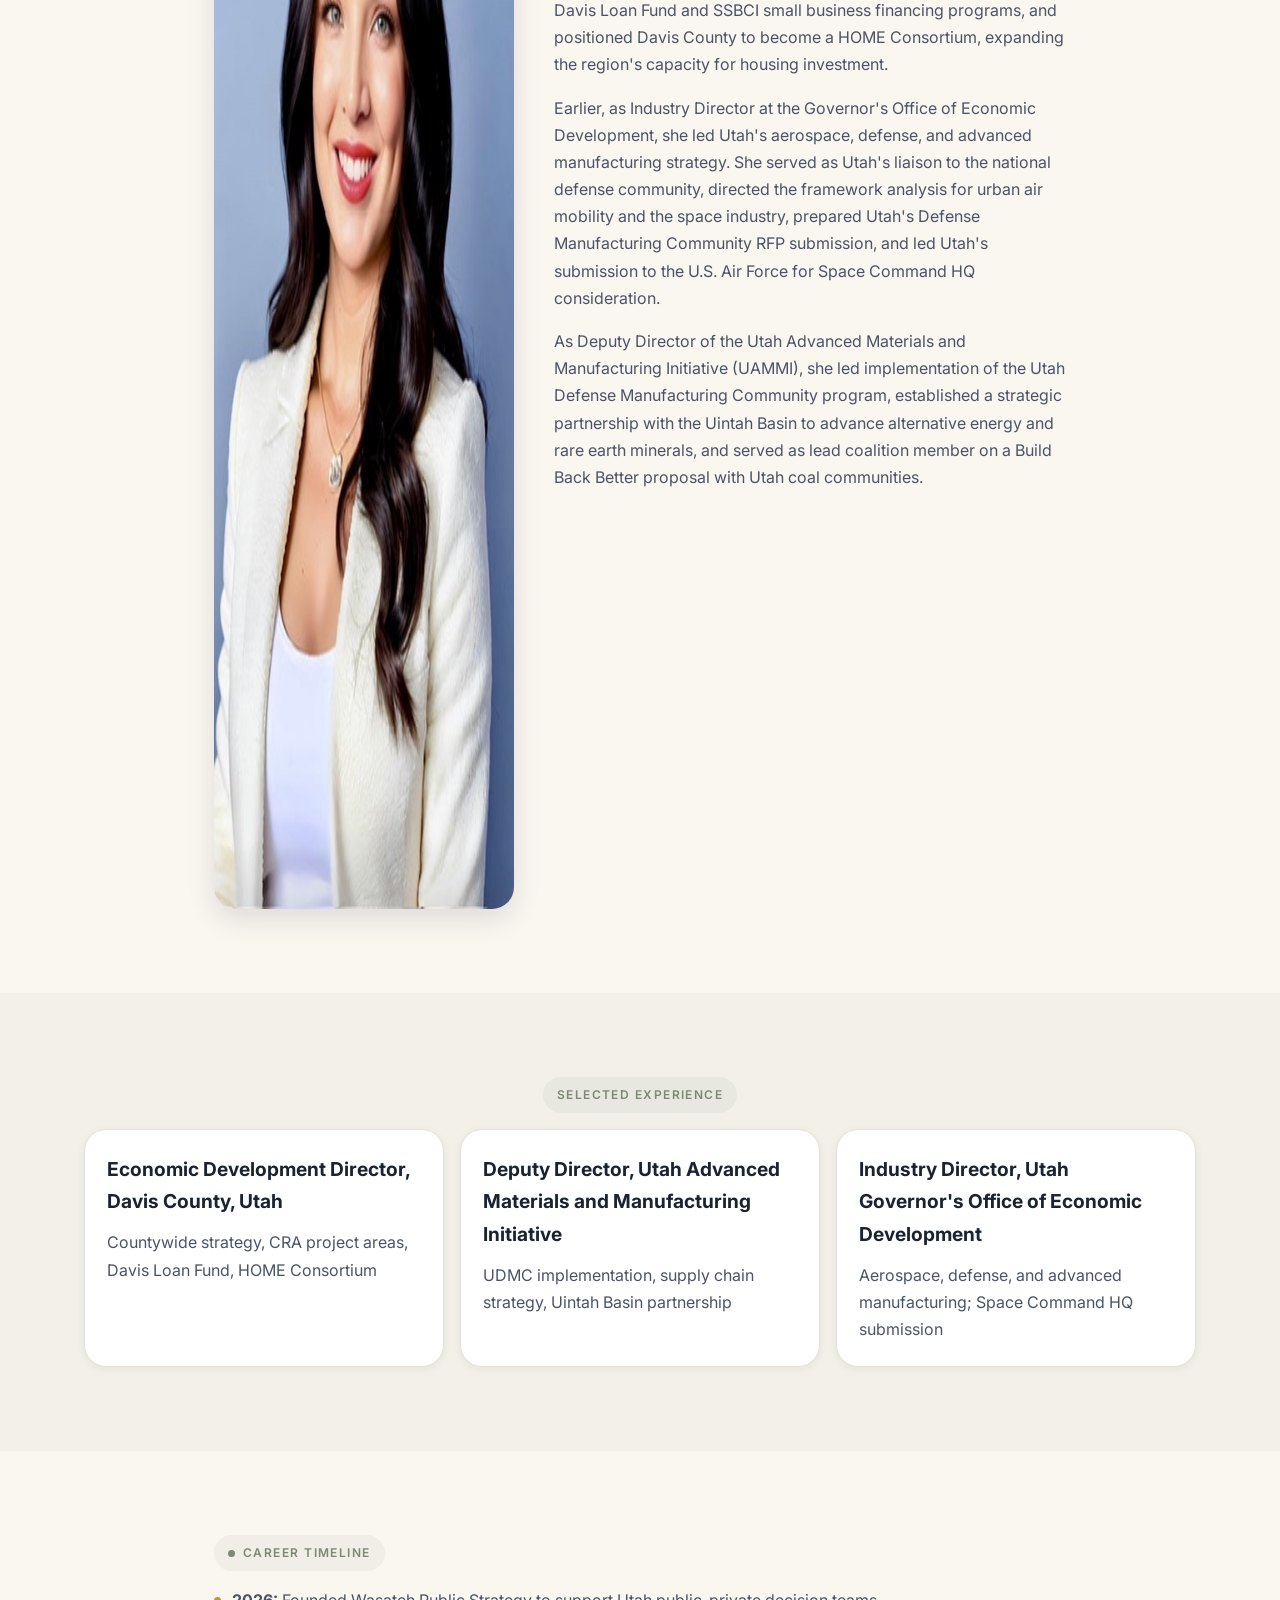
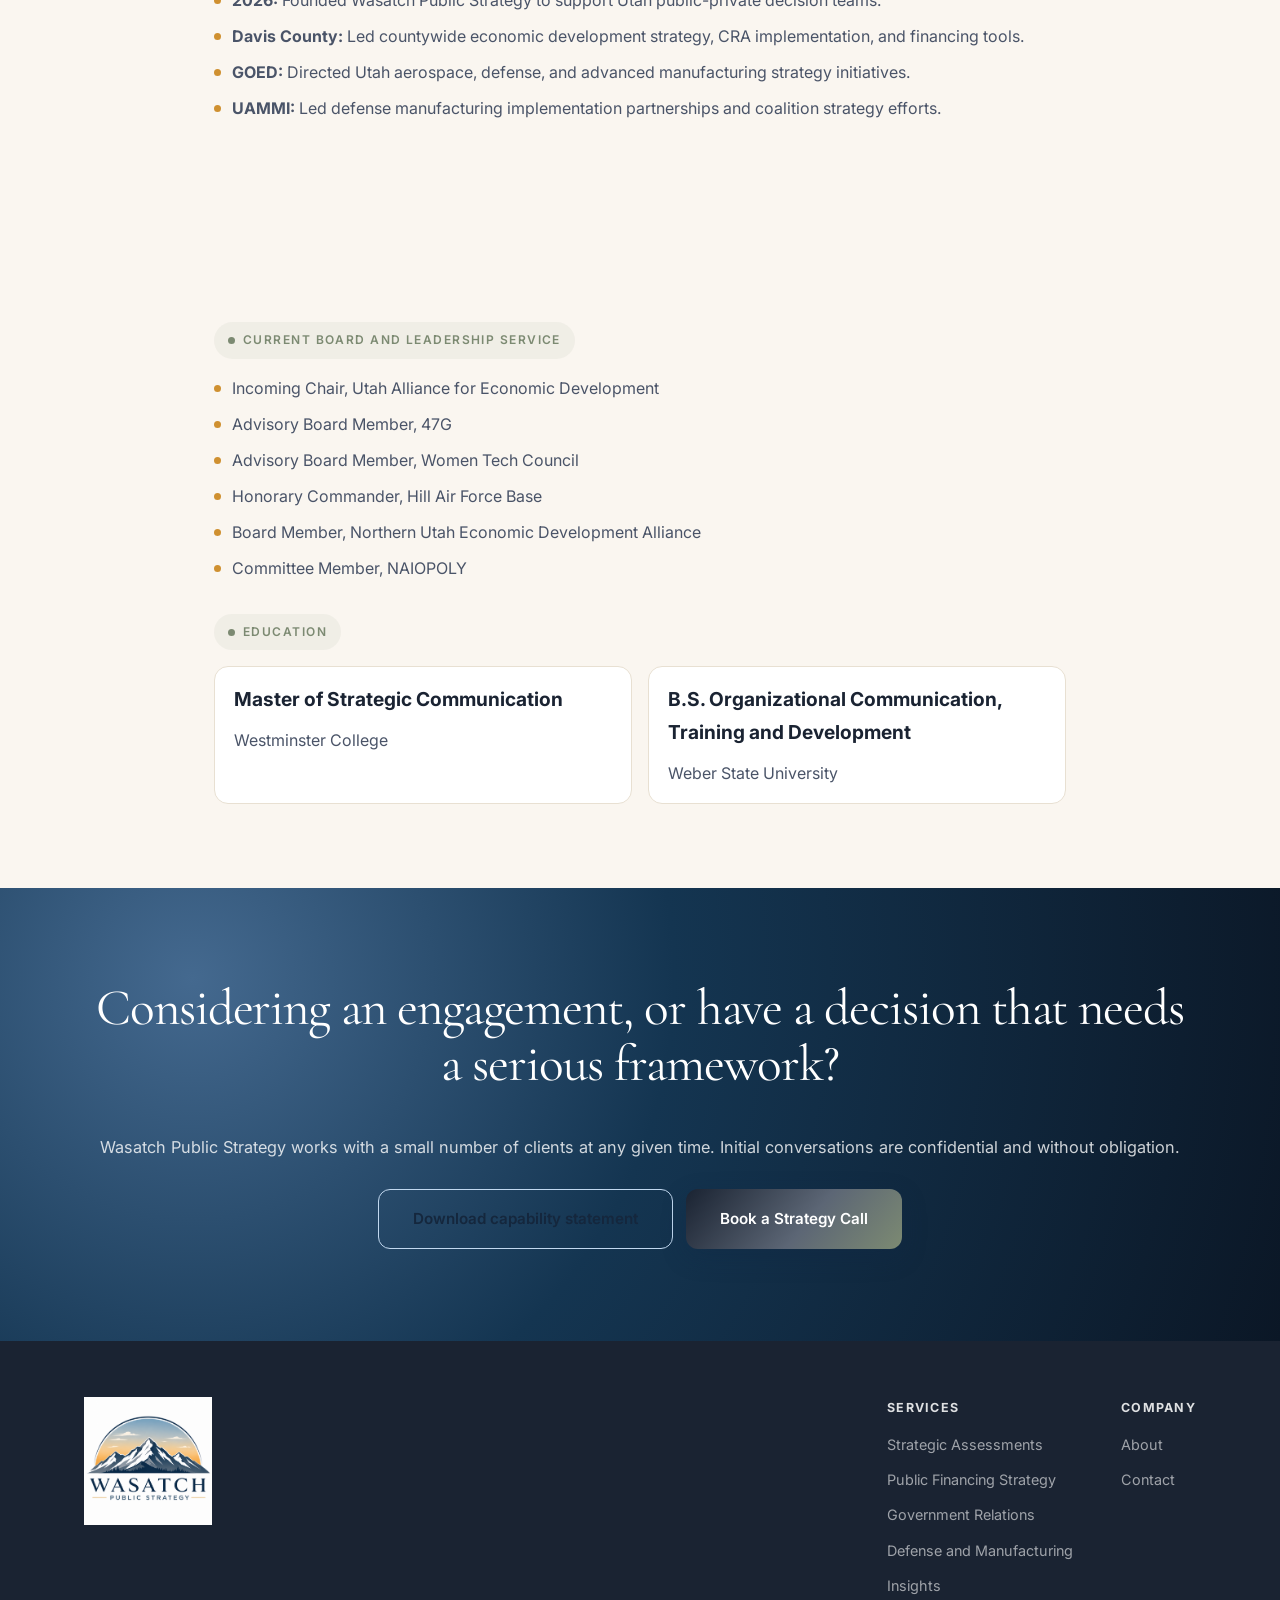
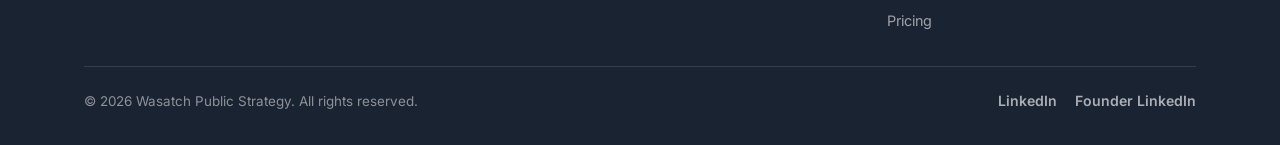
<file: about.html>
<!DOCTYPE html>
<html lang="en">
<head>
    <meta charset="UTF-8">
    <meta name="viewport" content="width=device-width, initial-scale=1.0">
    <meta name="description" content="About Wasatch Public Strategy and founder Chanel Flores.">
    <meta name="author" content="Wasatch Public Strategy">
    <meta property="og:title" content="About | Wasatch Public Strategy">
    <meta property="og:description" content="Strategy at the intersection of government, capital, and industry.">
    <meta property="og:type" content="website">
    <meta property="og:url" content="https://wasatchpublicstrategy.com/about.html">
    <meta property="og:image" content="https://wasatchpublicstrategy.com/assets/img/og-image.png">
    <meta name="twitter:card" content="summary_large_image">
    <meta name="twitter:title" content="About | Wasatch Public Strategy">
    <meta name="twitter:description" content="Leadership background, practice focus, and engagement approach for Wasatch Public Strategy.">
    <meta name="twitter:image" content="https://wasatchpublicstrategy.com/assets/img/og-image.png">
    <title>About | Wasatch Public Strategy</title>
    <link rel="preconnect" href="https://fonts.googleapis.com">
    <link rel="preconnect" href="https://fonts.gstatic.com" crossorigin>
    <link href="https://fonts.googleapis.com/css2?family=Cormorant+Garamond:wght@400;500;600;700&family=Inter:wght@400;500;600;700&display=swap" rel="stylesheet">
    <link rel="preload" as="image" href="assets/img/chanel-flores-headshot.jpg">
    <link rel="icon" type="image/png" href="assets/img/favicon.png">
    <link rel="stylesheet" href="assets/css/style.css">
    <script type="application/ld+json">
    {
      "@context": "https://schema.org",
      "@type": "Person",
      "name": "Chanel Flores",
      "jobTitle": "Founder and Principal",
      "worksFor": {
        "@type": "Organization",
        "name": "Wasatch Public Strategy"
      },
      "url": "https://wasatchpublicstrategy.com/about.html"
    }
    </script>
</head>
<body>
    <header class="header" id="header">
        <nav class="navbar">
            <div class="container">
                <div class="nav-wrapper">
                    <a href="index.html" class="logo">
                        <img src="assets/img/wasatch-logo-full.png" alt="Wasatch Public Strategy" class="logo-image-full">
                        <img src="assets/img/wasatch-logo-mark.svg" alt="Wasatch Public Strategy" class="logo-image-mark">
                        <span class="logo-text">wasatch</span>
                    </a>
                    <button class="mobile-menu-btn" id="mobileMenuBtn" aria-label="Toggle menu">
                        <span></span>
                        <span></span>
                        <span></span>
                    </button>
                    <ul class="nav-menu" id="navMenu">
                        <li><a href="index.html#home" class="nav-link">Home</a></li>
                        <li><a href="about.html" class="nav-link">About</a></li>
                        <li><a href="index.html#services" class="nav-link">Services</a></li>
                        <li><a href="insights.html" class="nav-link">Insights</a></li>
                        <li><a href="index.html#pricing" class="nav-link">Pricing</a></li>
                        <li><a href="https://calendly.com/wasatchpublicstrategy" target="_blank" rel="noopener" class="nav-link nav-cta">Book a Strategy Call</a></li>
                    </ul>
                </div>
            </div>
        </nav>
    </header>

    <section class="about-page-hero">
        <div class="container">
            <div class="section-label">About</div>
            <h1>Strategy at the intersection of government, capital, and industry.</h1>
            <p class="about-lede">Wasatch Public Strategy is a Utah-based advisory practice serving cities and counties, aerospace and defense companies, and the developers building the state's next decade of growth.</p>
        </div>
    </section>

    <section class="about-page-section about-page-alt">
        <div class="container">
            <div class="section-label centered">How We Work</div>
            <h2>A clear process from first call to execution guidance.</h2>
            <div class="experience-grid">
                <article class="experience-card">
                    <h3>1) Decision framing</h3>
                    <p>Define the core decision, constraints, and success criteria with your leadership team.</p>
                </article>
                <article class="experience-card">
                    <h3>2) Scenario and stack analysis</h3>
                    <p>Evaluate policy pathways, financing structures, and execution risks with practical options.</p>
                </article>
                <article class="experience-card">
                    <h3>3) Action plan</h3>
                    <p>Deliver clear recommendations, sequencing, and stakeholder actions your team can use immediately.</p>
                </article>
            </div>
        </div>
    </section>

    <section class="about-page-section">
        <div class="container narrow">
            <div class="section-label">Our Approach</div>
            <h2 class="left-aligned">Built for the intersection.</h2>
            <div class="about-prose">
                <p>Utah is in the middle of the most significant economic and infrastructure expansion in its history. Hyperscale data centers, advanced manufacturing reshoring, defense industry growth, small modular nuclear reactors, and a doubling of the state's energy generation capacity are all moving forward in parallel. Each decision shapes the next forty years of the regional economy.</p>
                <p>The firms and agencies leading these decisions need advisors who can move across all three worlds: the public sector, where the regulations and financing tools live; private capital, where the deals get done; and industry, where the operational realities determine what is actually buildable. Most advisors are fluent in one of these. Wasatch Public Strategy is built for the intersection.</p>
                <p>The firm pairs senior public-private partnership leadership with AI-enabled analysis, which collapses the cost and timeline of regional studies, feasibility work, and strategic positioning by an order of magnitude. Clients receive the depth of a traditional advisory engagement at the speed and price that today's decisions require.</p>
            </div>
        </div>
    </section>

    <section class="about-page-section about-page-alt">
        <div class="container">
            <div class="section-label centered">Practice Areas</div>
            <h2>Three intersecting practices, one integrated firm.</h2>
            <p class="section-intro">Wasatch Public Strategy serves three client groups whose decisions increasingly depend on one another. The firm's value is in the connections between them.</p>
            <div class="practice-grid">
                <article class="practice-card">
                    <h3>Regional Economic Development</h3>
                    <p>Strategic advisory for cities, counties, and economic development organizations on housing delivery, redevelopment, capital stacking, business attraction, and the public financing tools (CRA, SSBCI, HOME, CDBG) that make projects pencil. Built for elected officials and senior staff making decisions that shape regional economies for decades.</p>
                </article>
                <article class="practice-card">
                    <h3>Defense and Advanced Manufacturing</h3>
                    <p>Industry strategy, supply chain assessment, and government relations advisory for aerospace, defense, and advanced manufacturing companies operating in Utah. Drawing on direct experience leading Utah's industry strategy, defense community liaison, and the Defense Manufacturing Community designation.</p>
                </article>
                <article class="practice-card">
                    <h3>Public-Private Deal Strategy</h3>
                    <p>Feasibility analysis, financing stack design, and decision frameworks for developers, investors, and brokerages working at the public-private edge. The firm translates between government processes and private capital timelines so that complex projects move forward with all parties aligned.</p>
                </article>
            </div>
        </div>
    </section>

    <section class="about-page-section">
        <div class="container narrow">
            <div class="section-label">Founder</div>
            <h2 class="left-aligned">Chanel Flores</h2>
            <p class="founder-role">Founder and Principal</p>
            <div class="founder-layout">
                <div class="founder-photo">
                    <img src="assets/img/chanel-flores-headshot.jpg" alt="Chanel Flores, Founder and Principal, Wasatch Public Strategy" width="900" height="1200" loading="lazy">
                </div>
                <div class="about-prose">
                    <p>Chanel Flores founded Wasatch Public Strategy after fifteen years building public-private partnerships across Utah's most strategically important sectors. Her career spans economic development, aerospace and defense industry strategy, and advanced manufacturing, with a focus on the moments where these worlds converge.</p>
                    <p>As Economic Development Director for Davis County, she led countywide strategy aligning cities, state agencies, and developers, and established six Community Reinvestment Areas to advance investment-ready redevelopment. She managed and expanded the Davis Loan Fund and SSBCI small business financing programs, and positioned Davis County to become a HOME Consortium, expanding the region's capacity for housing investment.</p>
                    <p>Earlier, as Industry Director at the Governor's Office of Economic Development, she led Utah's aerospace, defense, and advanced manufacturing strategy. She served as Utah's liaison to the national defense community, directed the framework analysis for urban air mobility and the space industry, prepared Utah's Defense Manufacturing Community RFP submission, and led Utah's submission to the U.S. Air Force for Space Command HQ consideration.</p>
                    <p>As Deputy Director of the Utah Advanced Materials and Manufacturing Initiative (UAMMI), she led implementation of the Utah Defense Manufacturing Community program, established a strategic partnership with the Uintah Basin to advance alternative energy and rare earth minerals, and served as lead coalition member on a Build Back Better proposal with Utah coal communities.</p>
                </div>
            </div>
        </div>
    </section>

    <section class="about-page-section about-page-alt">
        <div class="container">
            <div class="section-label centered">Selected Experience</div>
            <div class="experience-grid">
                <article class="experience-card">
                    <h3>Economic Development Director, Davis County, Utah</h3>
                    <p>Countywide strategy, CRA project areas, Davis Loan Fund, HOME Consortium</p>
                </article>
                <article class="experience-card">
                    <h3>Deputy Director, Utah Advanced Materials and Manufacturing Initiative</h3>
                    <p>UDMC implementation, supply chain strategy, Uintah Basin partnership</p>
                </article>
                <article class="experience-card">
                    <h3>Industry Director, Utah Governor's Office of Economic Development</h3>
                    <p>Aerospace, defense, and advanced manufacturing; Space Command HQ submission</p>
                </article>
            </div>
        </div>
    </section>

    <section class="about-page-section">
        <div class="container narrow">
            <div class="section-label">Career Timeline</div>
            <ul class="plain-list">
                <li><strong>2026:</strong> Founded Wasatch Public Strategy to support Utah public-private decision teams.</li>
                <li><strong>Davis County:</strong> Led countywide economic development strategy, CRA implementation, and financing tools.</li>
                <li><strong>GOED:</strong> Directed Utah aerospace, defense, and advanced manufacturing strategy initiatives.</li>
                <li><strong>UAMMI:</strong> Led defense manufacturing implementation partnerships and coalition strategy efforts.</li>
            </ul>
        </div>
    </section>

    <section class="about-page-section">
        <div class="container narrow">
            <div class="section-label">Current Board and Leadership Service</div>
            <ul class="plain-list">
                <li>Incoming Chair, Utah Alliance for Economic Development</li>
                <li>Advisory Board Member, 47G</li>
                <li>Advisory Board Member, Women Tech Council</li>
                <li>Honorary Commander, Hill Air Force Base</li>
                <li>Board Member, Northern Utah Economic Development Alliance</li>
                <li>Committee Member, NAIOPOLY</li>
            </ul>

            <div class="section-label">Education</div>
            <div class="education-list">
                <article>
                    <h3>Master of Strategic Communication</h3>
                    <p>Westminster College</p>
                </article>
                <article>
                    <h3>B.S. Organizational Communication, Training and Development</h3>
                    <p>Weber State University</p>
                </article>
            </div>
        </div>
    </section>

    <section class="cta-banner">
        <div class="container">
            <div class="cta-content">
                <h2>Considering an engagement, or have a decision that needs a serious framework?</h2>
                <p>Wasatch Public Strategy works with a small number of clients at any given time. Initial conversations are confidential and without obligation.</p>
                <div class="cta-actions">
                    <a href="assets/docs/wasatch-capability-statement.txt" download class="btn btn-outline btn-lg">Download capability statement</a>
                    <a href="https://calendly.com/wasatchpublicstrategy" target="_blank" rel="noopener" class="btn btn-primary btn-lg">Book a Strategy Call</a>
                </div>
            </div>
        </div>
    </section>

    <footer class="footer">
        <div class="container">
            <div class="footer-top">
                <div class="footer-brand">
                    <a href="index.html" class="logo">
                        <img src="assets/img/wasatch-logo-full.png" alt="Wasatch Public Strategy" class="logo-image-full">
                        <img src="assets/img/wasatch-logo-mark.svg" alt="Wasatch Public Strategy" class="logo-image-mark">
                        <span class="logo-text">wasatch</span>
                    </a>
                </div>
                <div class="footer-links">
                    <div class="footer-col">
                        <h5>Services</h5>
                        <ul>
                            <li><a href="index.html#services">Strategic Assessments</a></li>
                            <li><a href="index.html#services">Public Financing Strategy</a></li>
                            <li><a href="index.html#services">Government Relations</a></li>
                            <li><a href="index.html#services">Defense and Manufacturing</a></li>
                            <li><a href="insights.html">Insights</a></li>
                            <li><a href="index.html#pricing">Pricing</a></li>
                        </ul>
                    </div>
                    <div class="footer-col">
                        <h5>Company</h5>
                        <ul>
                            <li><a href="about.html">About</a></li>
                            <li><a href="index.html#contact">Contact</a></li>
                        </ul>
                    </div>
                </div>
            </div>
            <div class="footer-bottom">
                <p>&copy; 2026 Wasatch Public Strategy. All rights reserved.</p>
                <div class="social-links">
                    <a href="https://www.linkedin.com/company/112613349/" target="_blank" rel="noopener" class="social-link">LinkedIn</a>
                    <a href="https://www.linkedin.com/in/chanel-flores-47325490/" target="_blank" rel="noopener" class="social-link">Founder LinkedIn</a>
                </div>
            </div>
        </div>
    </footer>

    <script src="assets/js/main.js"></script>
</body>
</html>
</file>
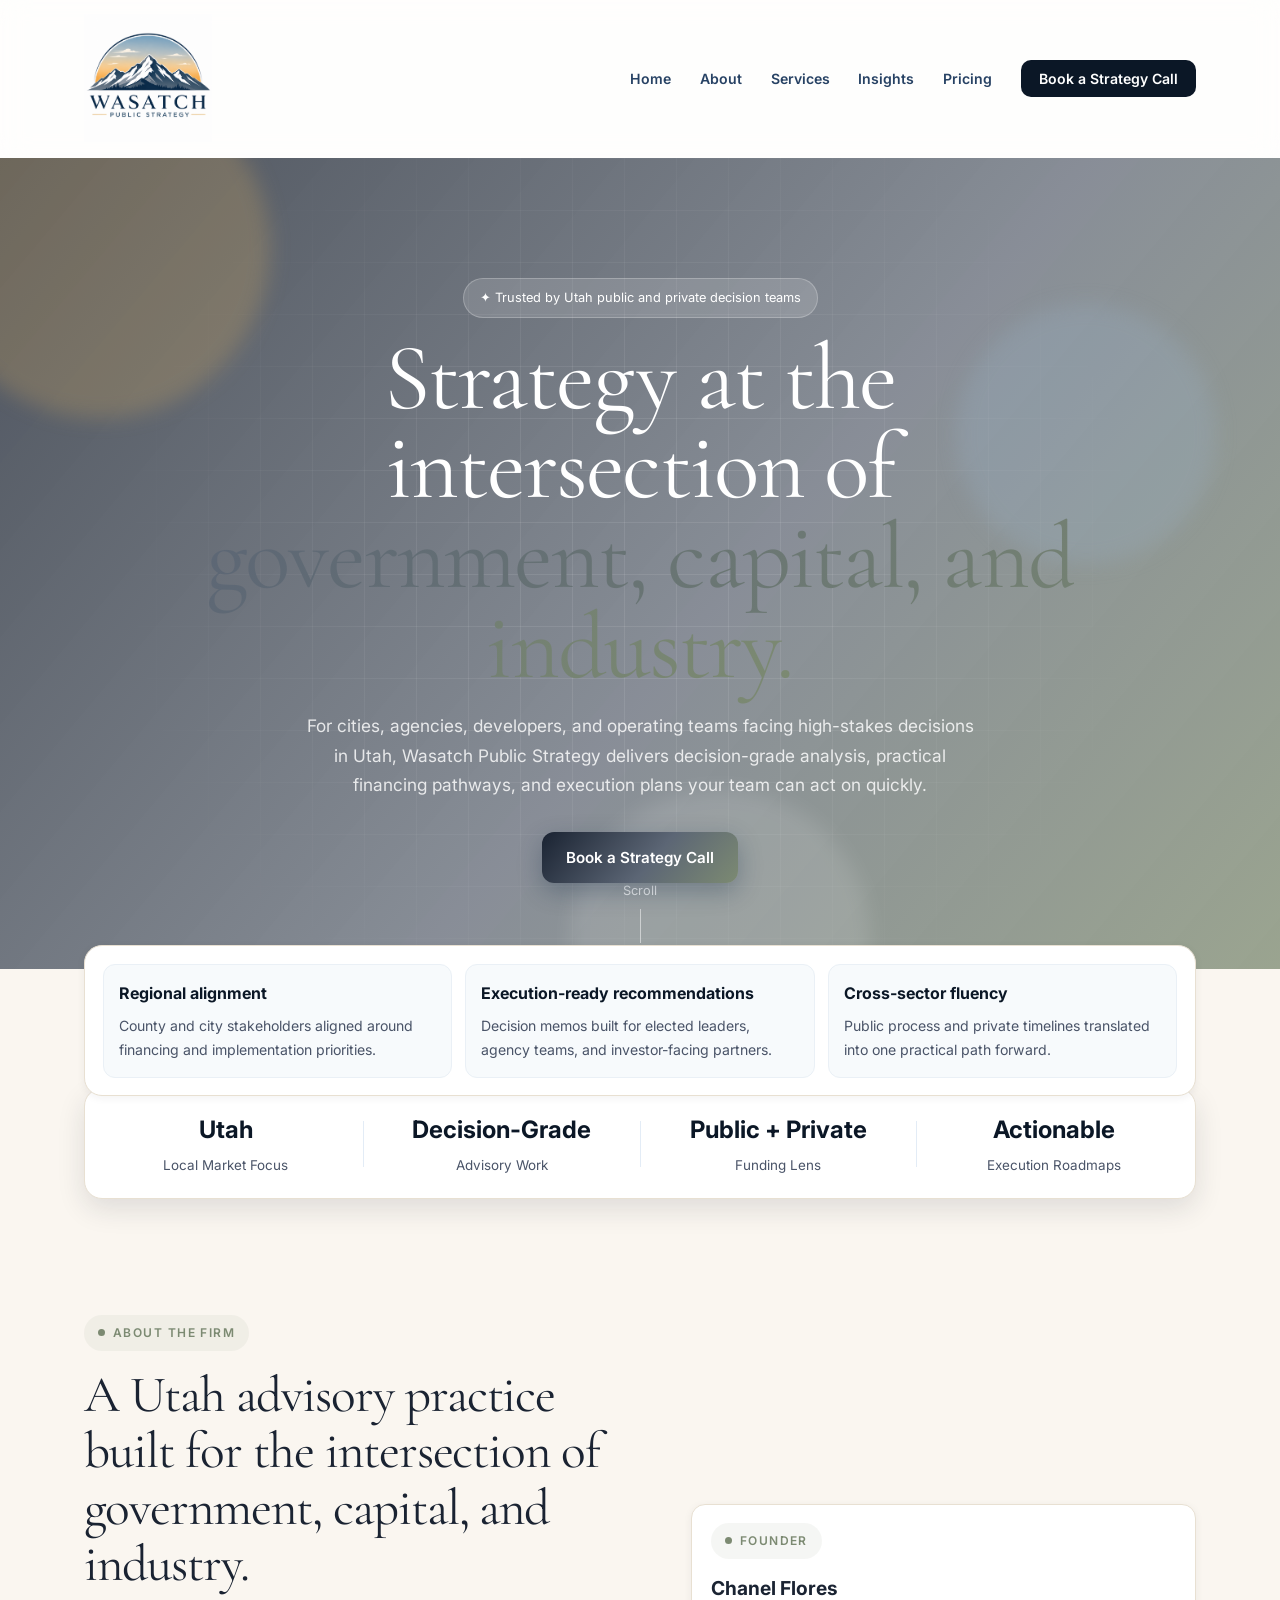
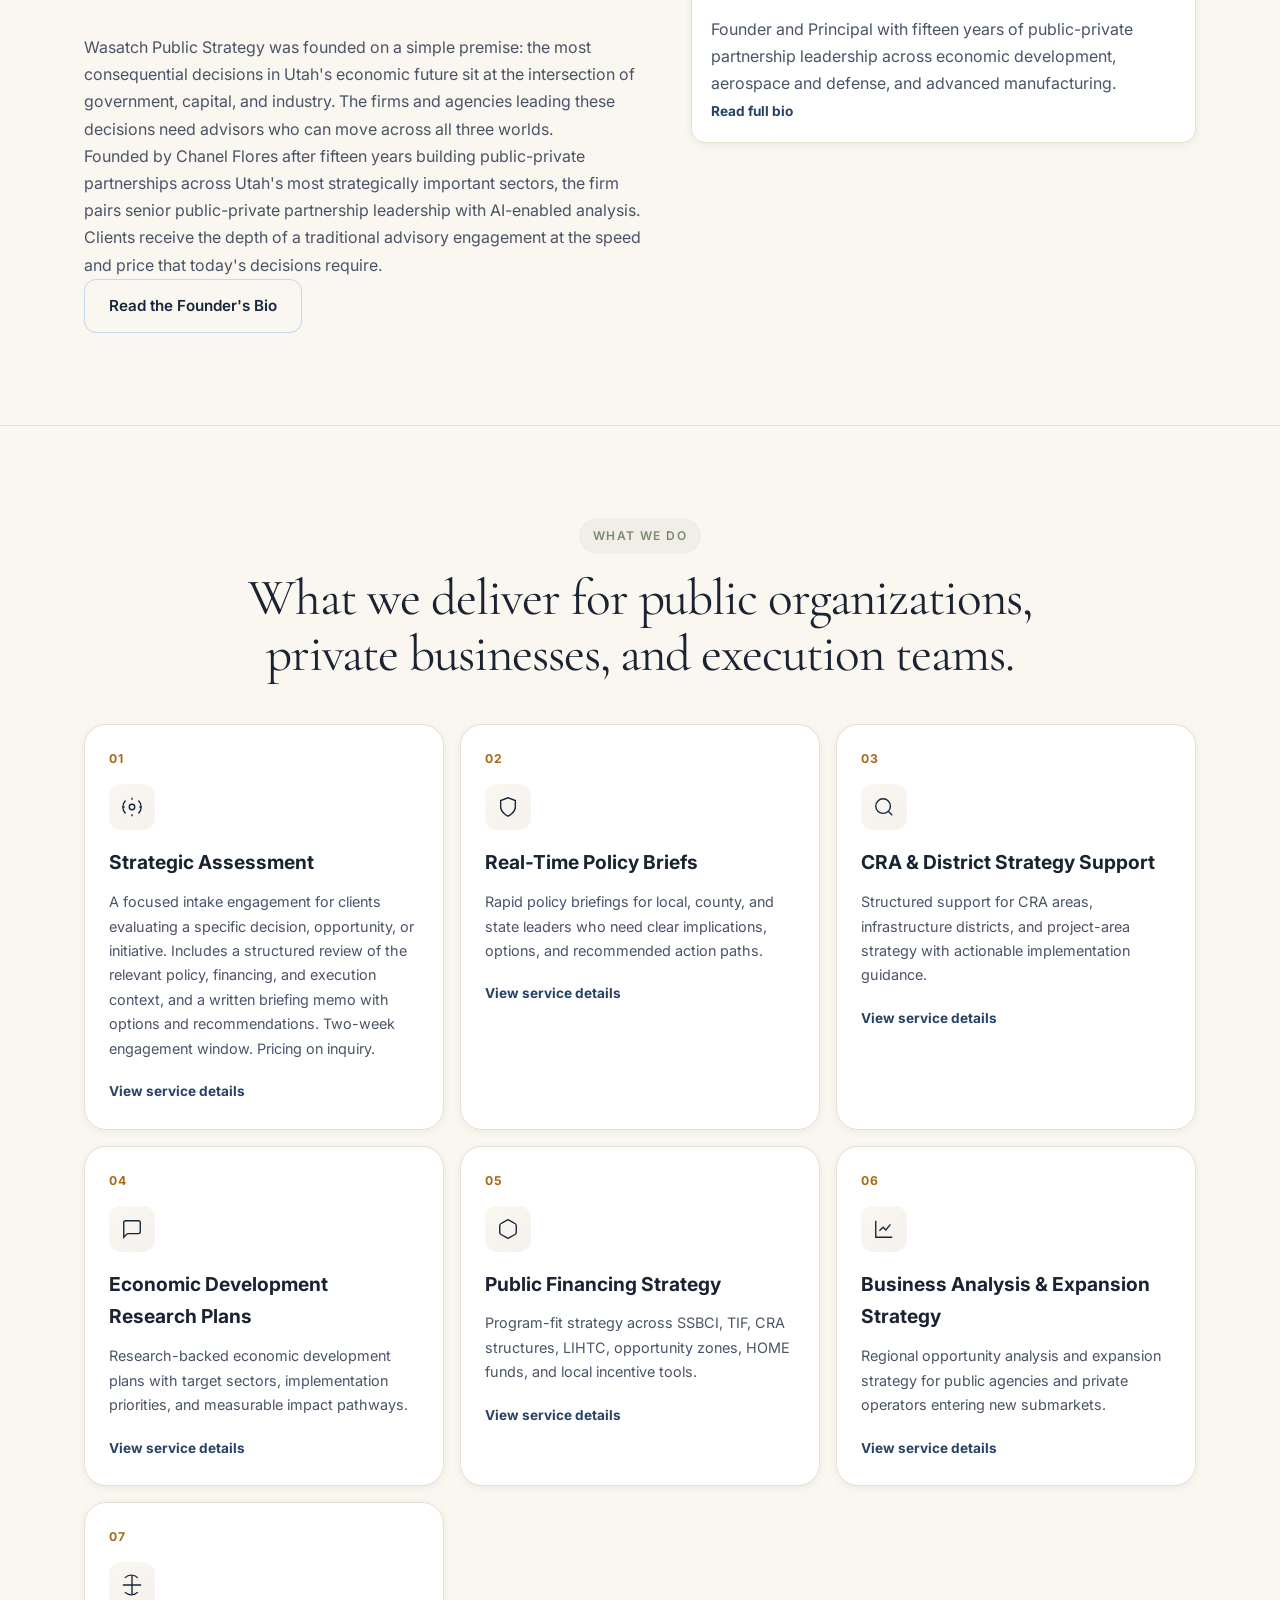
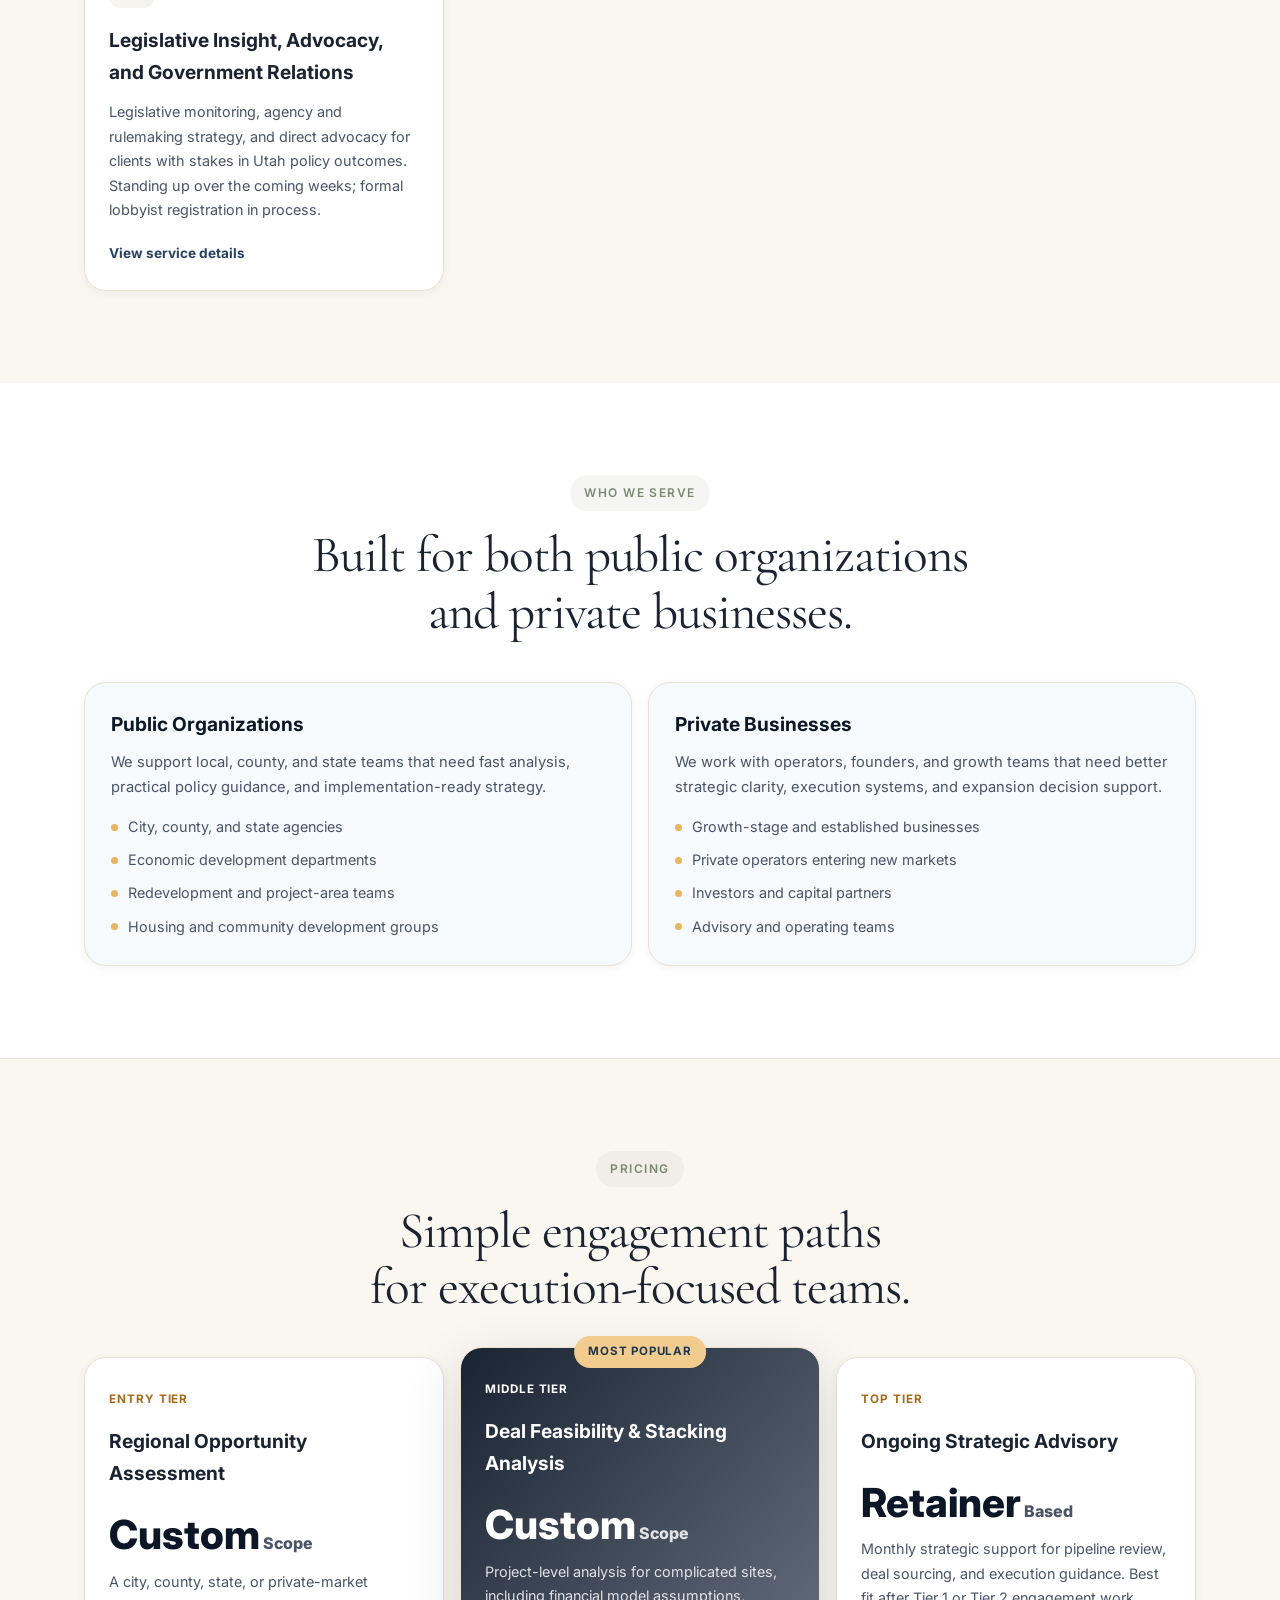
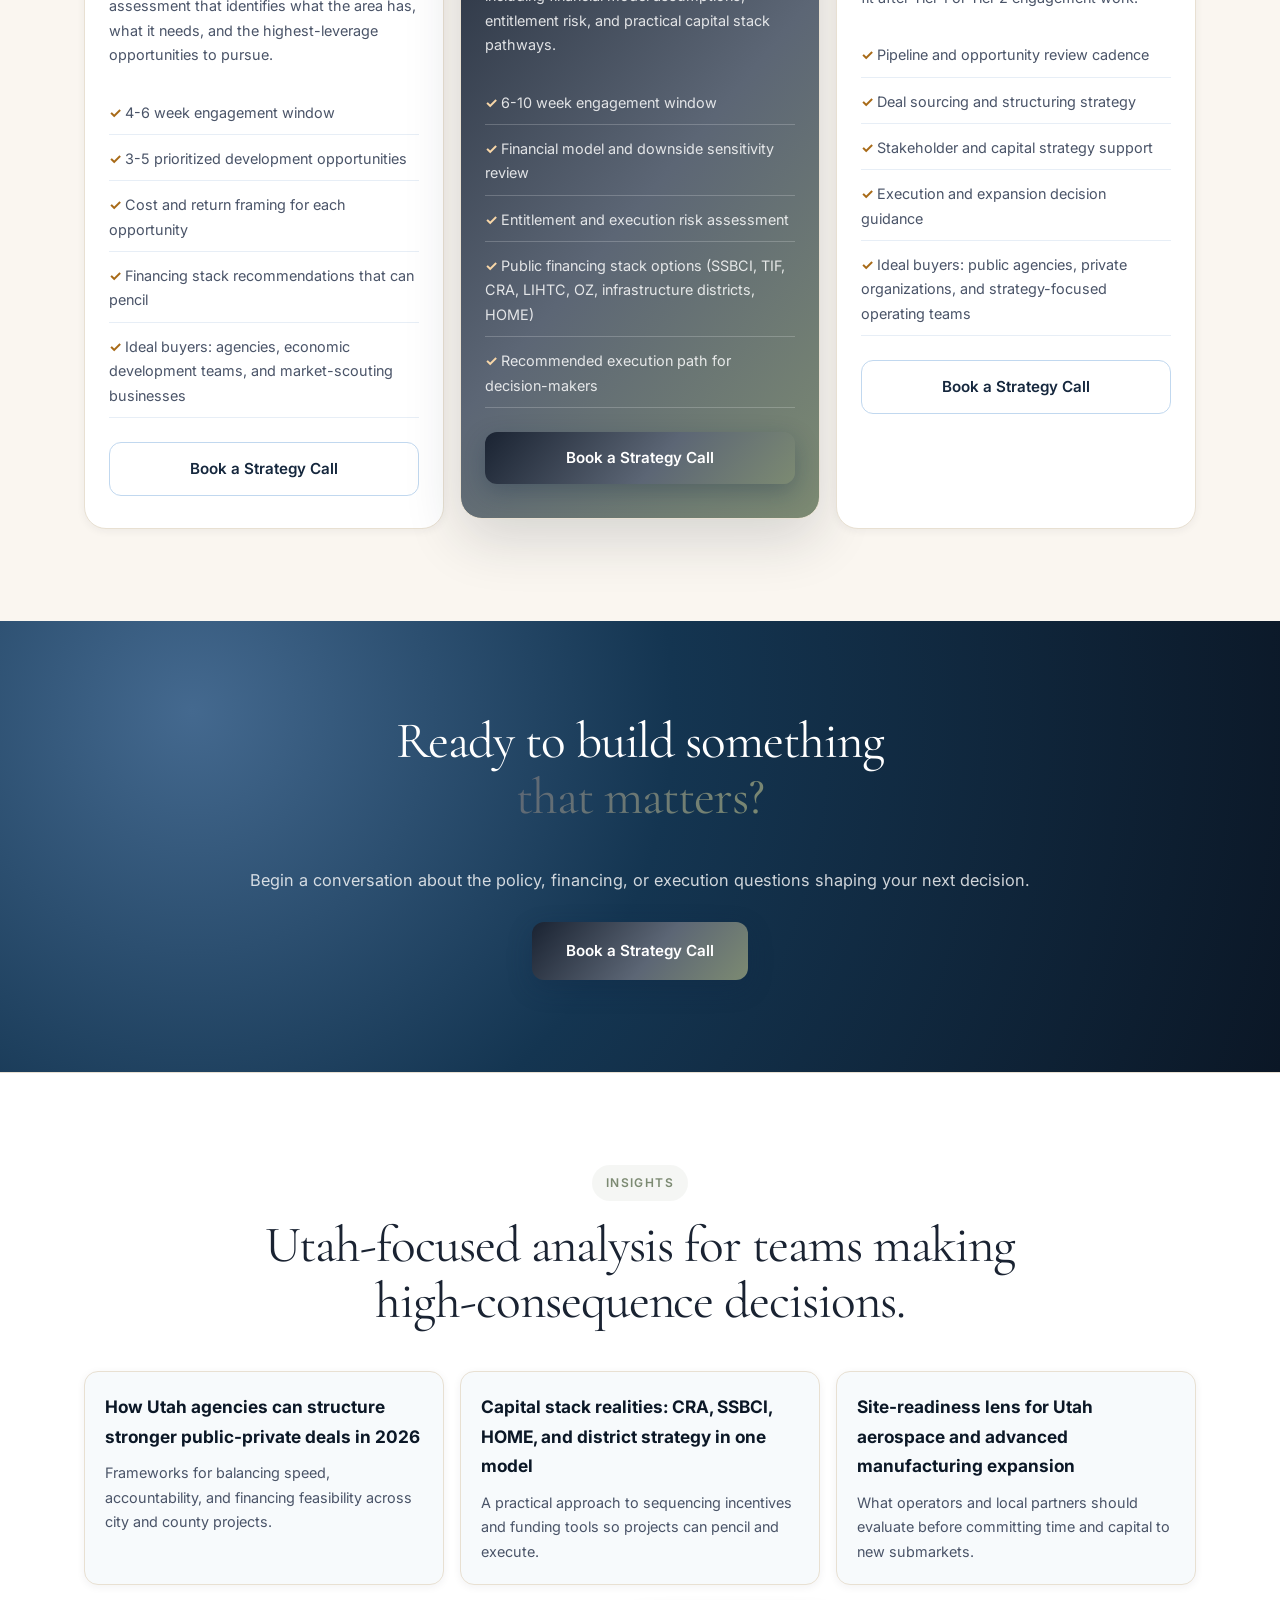
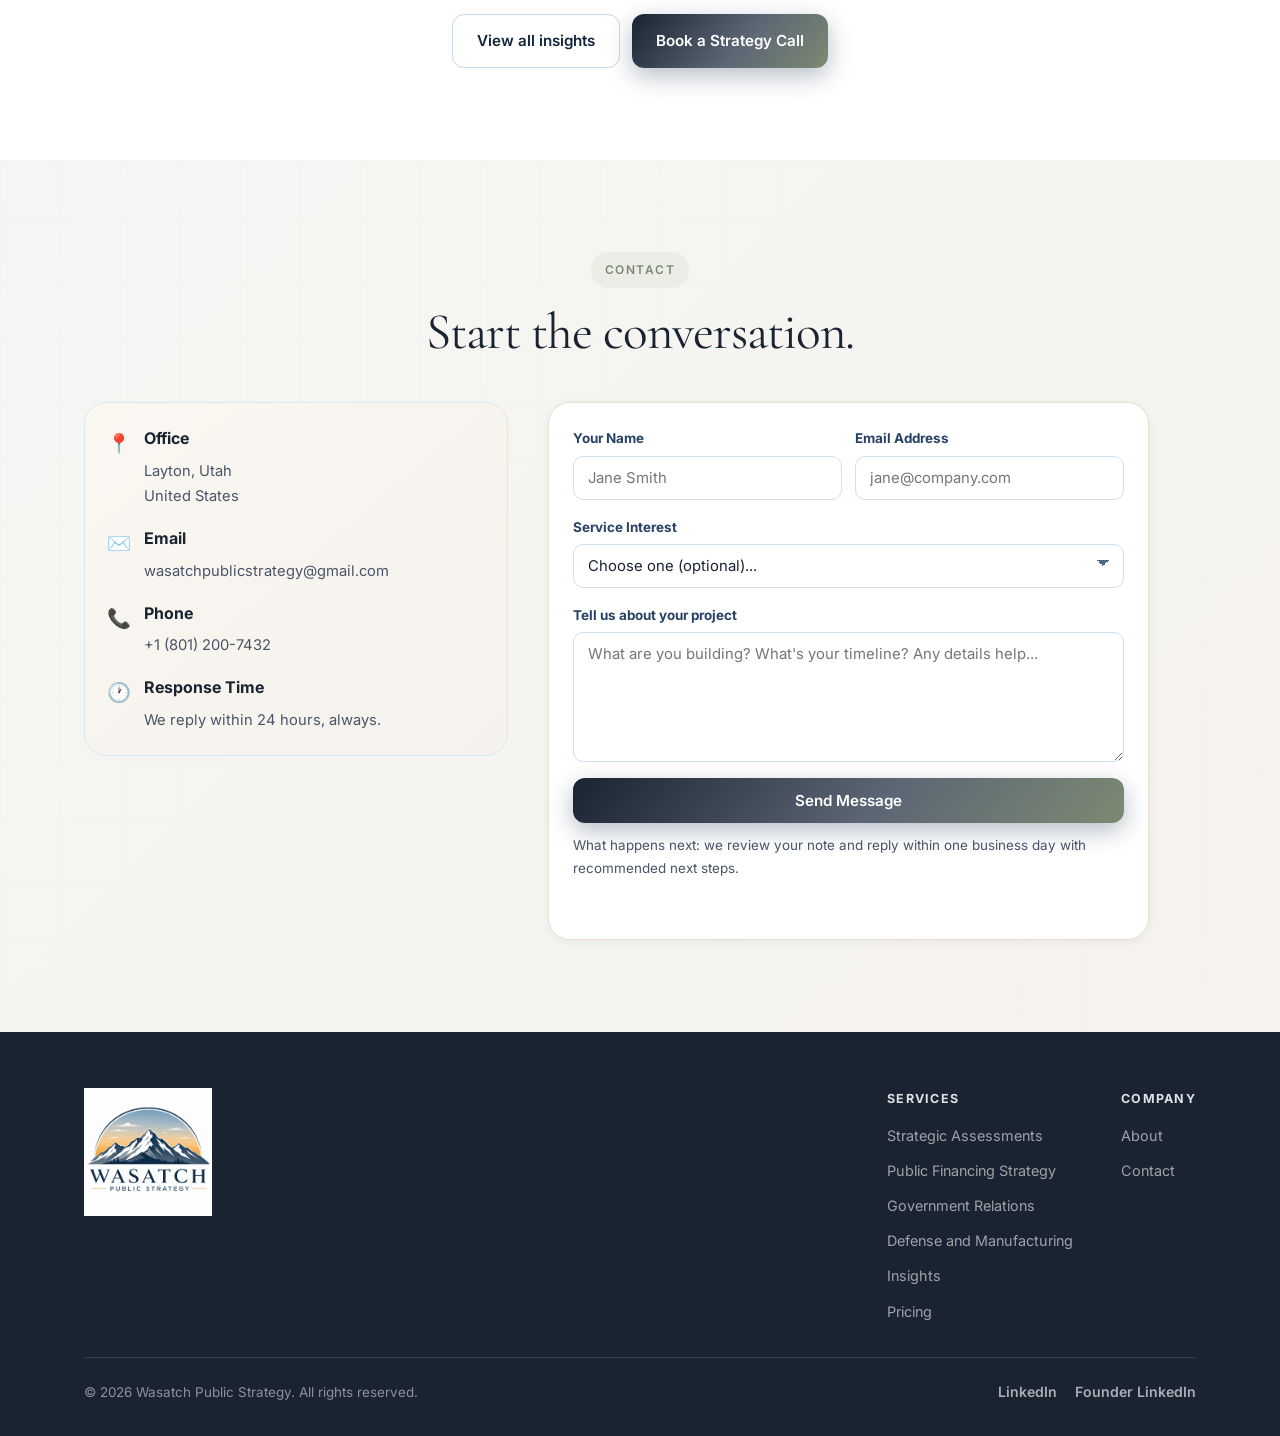
<file: audit.html>
<!DOCTYPE html>
<html lang="en">
<head>
    <meta charset="UTF-8">
    <meta name="viewport" content="width=device-width, initial-scale=1.0">
    <meta http-equiv="refresh" content="0; url=index.html#contact">
    <meta name="author" content="Wasatch Public Strategy">
    <title>Wasatch Public Strategy</title>
    <link rel="icon" type="image/svg+xml" href="assets/img/wasatch-logo-mark.svg">
    <style>
        body {
            margin: 0;
            font-family: Sora, Arial, sans-serif;
            min-height: 100vh;
            display: grid;
            place-items: center;
            background: linear-gradient(140deg, #eef4fb 0%, #f8f2e6 100%);
            color: #10243a;
        }

        main {
            text-align: center;
            padding: 32px;
            max-width: 560px;
        }

        a {
            color: #143551;
            font-weight: 700;
            text-decoration: none;
        }
    </style>
</head>
<body>
    <main>
        <p>Redirecting to the contact section.</p>
        <p><a href="index.html#contact">Continue to Wasatch Public Strategy</a></p>
    </main>
    <script>
        window.location.replace('index.html#contact');
    </script>
</body>
</html>
</file>
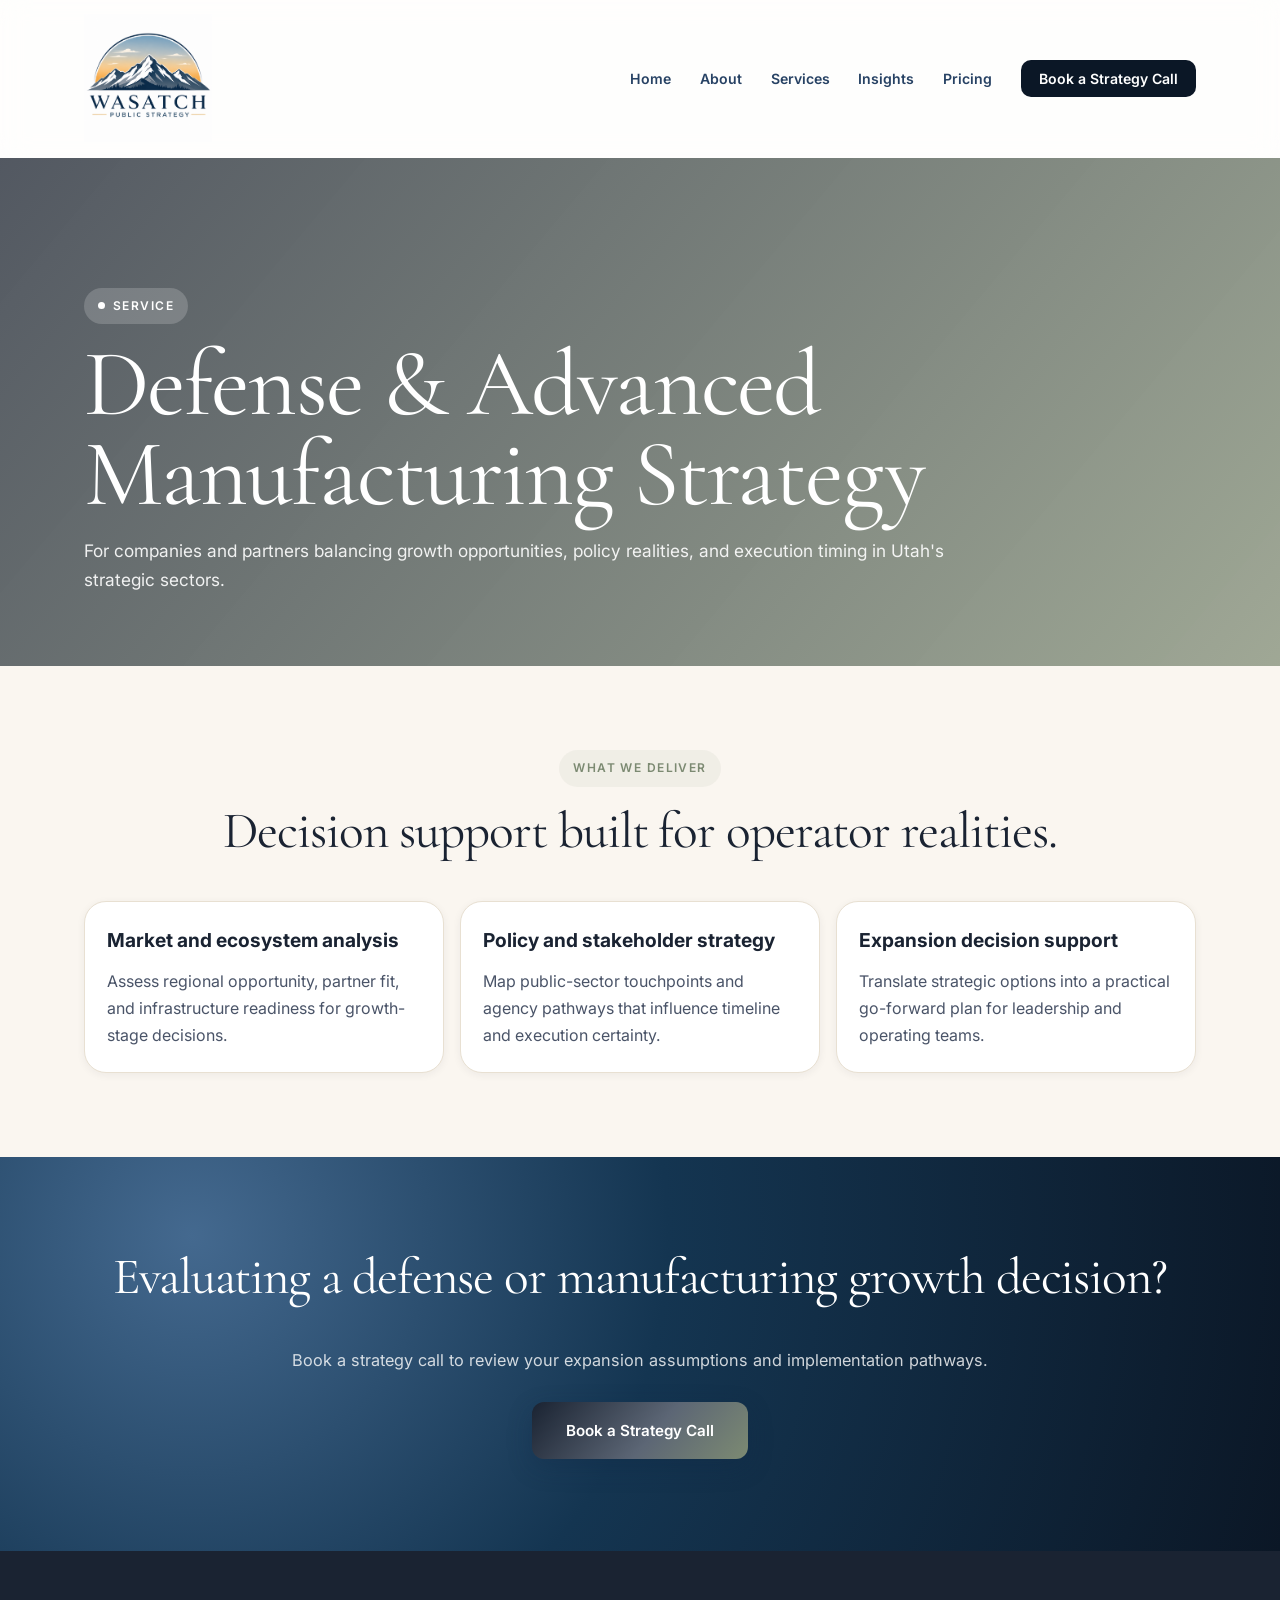
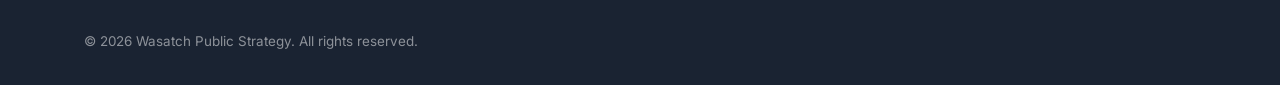
<file: defense-advanced-manufacturing.html>
<!DOCTYPE html>
<html lang="en">
<head>
    <meta charset="UTF-8">
    <meta name="viewport" content="width=device-width, initial-scale=1.0">
    <meta name="description" content="Defense and advanced manufacturing strategy support for Utah operators and public partners.">
    <meta name="author" content="Wasatch Public Strategy">
    <meta property="og:title" content="Defense & Advanced Manufacturing | Wasatch Public Strategy">
    <meta property="og:description" content="Strategy support for growth, policy alignment, and execution in Utah defense and manufacturing markets.">
    <meta property="og:type" content="website">
    <meta property="og:url" content="https://wasatchpublicstrategy.com/defense-advanced-manufacturing.html">
    <meta property="og:image" content="https://wasatchpublicstrategy.com/assets/img/og-image.png">
    <meta name="twitter:card" content="summary_large_image">
    <meta name="twitter:title" content="Defense & Advanced Manufacturing | Wasatch Public Strategy">
    <meta name="twitter:description" content="Market and strategy guidance for Utah aerospace, defense, and advanced manufacturing execution.">
    <meta name="twitter:image" content="https://wasatchpublicstrategy.com/assets/img/og-image.png">
    <title>Defense & Advanced Manufacturing | Wasatch Public Strategy</title>
    <link rel="preconnect" href="https://fonts.googleapis.com">
    <link rel="preconnect" href="https://fonts.gstatic.com" crossorigin>
    <link href="https://fonts.googleapis.com/css2?family=Cormorant+Garamond:wght@400;500;600;700&family=Inter:wght@400;500;600;700&display=swap" rel="stylesheet">
    <link rel="icon" type="image/png" href="assets/img/favicon.png">
    <link rel="stylesheet" href="assets/css/style.css">
</head>
<body>
<header class="header" id="header">
    <nav class="navbar">
        <div class="container">
            <div class="nav-wrapper">
                <a href="index.html" class="logo">
                    <img src="assets/img/wasatch-logo-full.png" alt="Wasatch Public Strategy" class="logo-image-full">
                    <img src="assets/img/wasatch-logo-mark.svg" alt="Wasatch Public Strategy" class="logo-image-mark">
                    <span class="logo-text">wasatch</span>
                </a>
                <button class="mobile-menu-btn" id="mobileMenuBtn" aria-label="Toggle menu"><span></span><span></span><span></span></button>
                <ul class="nav-menu" id="navMenu">
                    <li><a href="index.html#home" class="nav-link">Home</a></li>
                    <li><a href="about.html" class="nav-link">About</a></li>
                    <li><a href="index.html#services" class="nav-link">Services</a></li>
                    <li><a href="insights.html" class="nav-link">Insights</a></li>
                    <li><a href="index.html#pricing" class="nav-link">Pricing</a></li>
                    <li><a href="https://calendly.com/wasatchpublicstrategy" target="_blank" rel="noopener" class="nav-link nav-cta">Book a Strategy Call</a></li>
                </ul>
            </div>
        </div>
    </nav>
</header>

<section class="about-page-hero">
    <div class="container">
        <div class="section-label">Service</div>
        <h1>Defense &amp; Advanced Manufacturing Strategy</h1>
        <p class="about-lede">For companies and partners balancing growth opportunities, policy realities, and execution timing in Utah's strategic sectors.</p>
    </div>
</section>

<section class="about-page-section">
    <div class="container">
        <div class="section-label centered">What We Deliver</div>
        <h2>Decision support built for operator realities.</h2>
        <div class="practice-grid">
            <article class="practice-card">
                <h3>Market and ecosystem analysis</h3>
                <p>Assess regional opportunity, partner fit, and infrastructure readiness for growth-stage decisions.</p>
            </article>
            <article class="practice-card">
                <h3>Policy and stakeholder strategy</h3>
                <p>Map public-sector touchpoints and agency pathways that influence timeline and execution certainty.</p>
            </article>
            <article class="practice-card">
                <h3>Expansion decision support</h3>
                <p>Translate strategic options into a practical go-forward plan for leadership and operating teams.</p>
            </article>
        </div>
    </div>
</section>

<section class="cta-banner">
    <div class="container">
        <div class="cta-content">
            <h2>Evaluating a defense or manufacturing growth decision?</h2>
            <p>Book a strategy call to review your expansion assumptions and implementation pathways.</p>
            <div class="cta-actions">
                <a href="https://calendly.com/wasatchpublicstrategy" target="_blank" rel="noopener" class="btn btn-primary btn-lg">Book a Strategy Call</a>
            </div>
        </div>
    </div>
</section>

<footer class="footer">
    <div class="container">
        <div class="footer-bottom">
            <p>&copy; 2026 Wasatch Public Strategy. All rights reserved.</p>
        </div>
    </div>
</footer>

<script src="assets/js/main.js"></script>
</body>
</html>
</file>
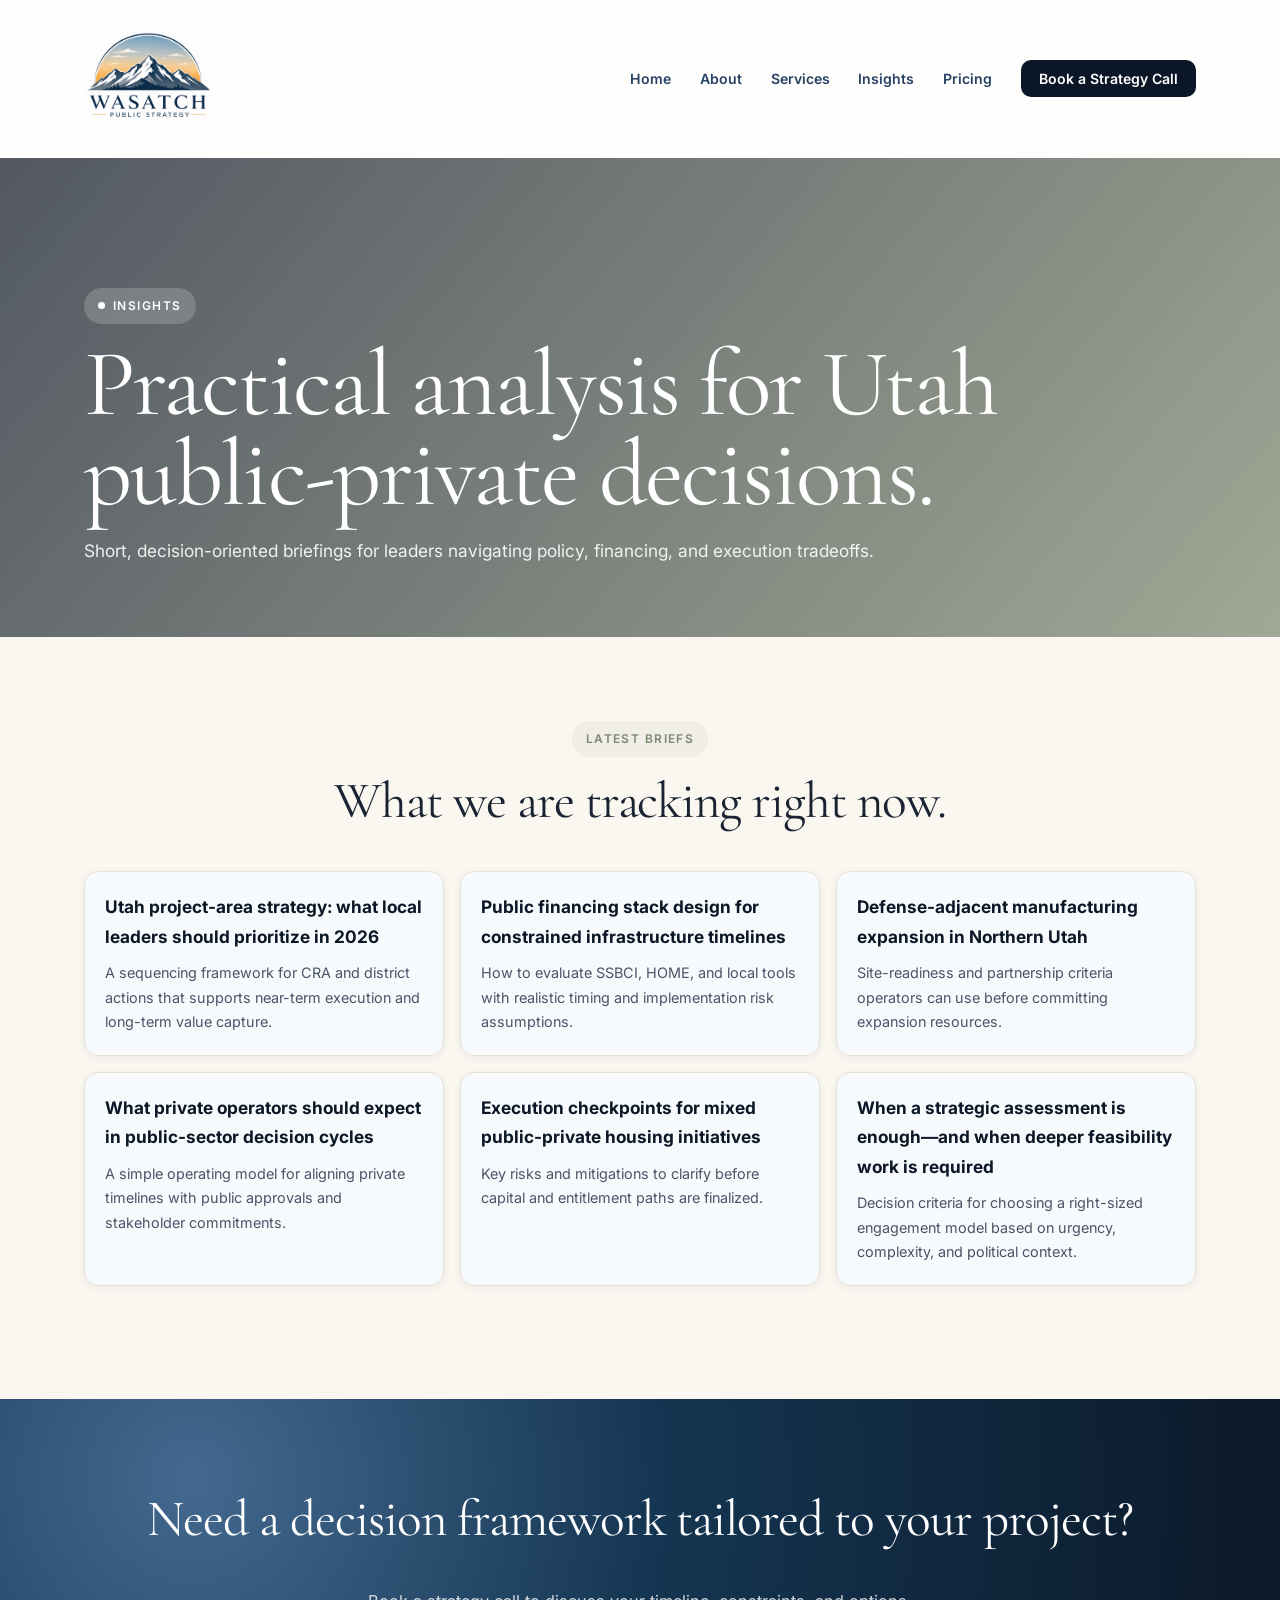
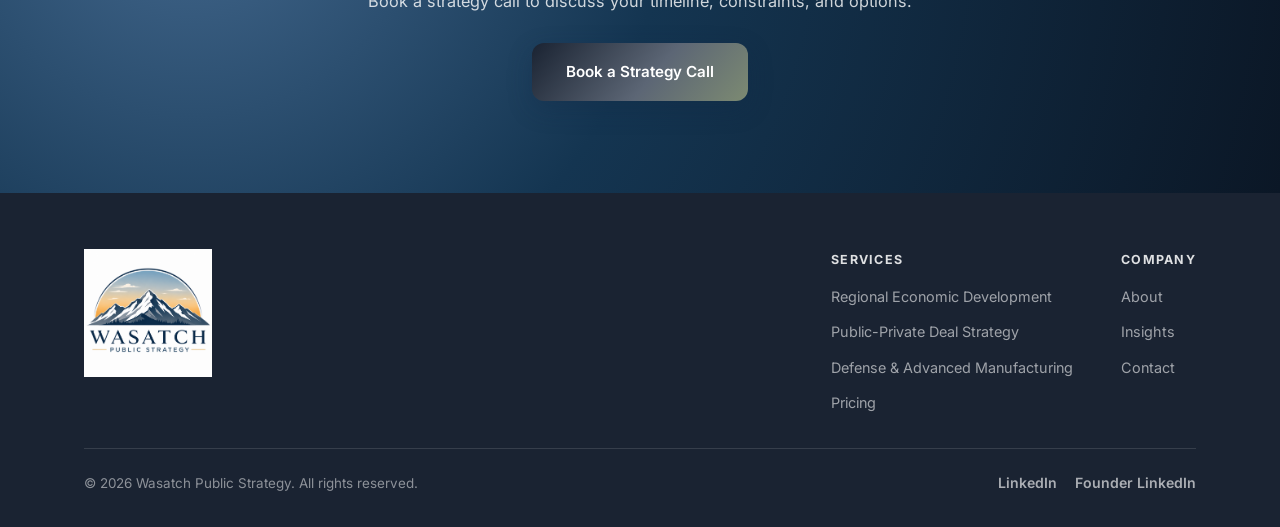
<file: insights.html>
<!DOCTYPE html>
<html lang="en">
<head>
    <meta charset="UTF-8">
    <meta name="viewport" content="width=device-width, initial-scale=1.0">
    <meta name="description" content="Utah-focused insights on public-private deals, economic development, and strategic execution.">
    <meta name="author" content="Wasatch Public Strategy">
    <meta property="og:title" content="Insights | Wasatch Public Strategy">
    <meta property="og:description" content="Actionable insights for Utah public and private decision-makers.">
    <meta property="og:type" content="website">
    <meta property="og:url" content="https://wasatchpublicstrategy.com/insights.html">
    <meta property="og:image" content="https://wasatchpublicstrategy.com/assets/img/og-image.png">
    <meta name="twitter:card" content="summary_large_image">
    <meta name="twitter:title" content="Insights | Wasatch Public Strategy">
    <meta name="twitter:description" content="Utah-focused strategy insights for public-private execution.">
    <meta name="twitter:image" content="https://wasatchpublicstrategy.com/assets/img/og-image.png">
    <title>Insights | Wasatch Public Strategy</title>
    <link rel="preconnect" href="https://fonts.googleapis.com">
    <link rel="preconnect" href="https://fonts.gstatic.com" crossorigin>
    <link href="https://fonts.googleapis.com/css2?family=Cormorant+Garamond:wght@400;500;600;700&family=Inter:wght@400;500;600;700&display=swap" rel="stylesheet">
    <link rel="icon" type="image/png" href="assets/img/favicon.png">
    <link rel="stylesheet" href="assets/css/style.css">
</head>
<body>
    <header class="header" id="header">
        <nav class="navbar">
            <div class="container">
                <div class="nav-wrapper">
                    <a href="index.html" class="logo">
                        <img src="assets/img/wasatch-logo-full.png" alt="Wasatch Public Strategy" class="logo-image-full">
                        <img src="assets/img/wasatch-logo-mark.svg" alt="Wasatch Public Strategy" class="logo-image-mark">
                        <span class="logo-text">wasatch</span>
                    </a>
                    <button class="mobile-menu-btn" id="mobileMenuBtn" aria-label="Toggle menu">
                        <span></span>
                        <span></span>
                        <span></span>
                    </button>
                    <ul class="nav-menu" id="navMenu">
                        <li><a href="index.html#home" class="nav-link">Home</a></li>
                        <li><a href="about.html" class="nav-link">About</a></li>
                        <li><a href="index.html#services" class="nav-link">Services</a></li>
                        <li><a href="insights.html" class="nav-link">Insights</a></li>
                        <li><a href="index.html#pricing" class="nav-link">Pricing</a></li>
                        <li><a href="https://calendly.com/wasatchpublicstrategy" target="_blank" rel="noopener" class="nav-link nav-cta">Book a Strategy Call</a></li>
                    </ul>
                </div>
            </div>
        </nav>
    </header>

    <section class="about-page-hero">
        <div class="container">
            <div class="section-label">Insights</div>
            <h1>Practical analysis for Utah public-private decisions.</h1>
            <p class="about-lede">Short, decision-oriented briefings for leaders navigating policy, financing, and execution tradeoffs.</p>
        </div>
    </section>

    <section class="about-page-section">
        <div class="container">
            <div class="section-label centered">Latest Briefs</div>
            <h2>What we are tracking right now.</h2>
            <div class="insights-grid">
                <article class="insight-card">
                    <h3>Utah project-area strategy: what local leaders should prioritize in 2026</h3>
                    <p>A sequencing framework for CRA and district actions that supports near-term execution and long-term value capture.</p>
                </article>
                <article class="insight-card">
                    <h3>Public financing stack design for constrained infrastructure timelines</h3>
                    <p>How to evaluate SSBCI, HOME, and local tools with realistic timing and implementation risk assumptions.</p>
                </article>
                <article class="insight-card">
                    <h3>Defense-adjacent manufacturing expansion in Northern Utah</h3>
                    <p>Site-readiness and partnership criteria operators can use before committing expansion resources.</p>
                </article>
                <article class="insight-card">
                    <h3>What private operators should expect in public-sector decision cycles</h3>
                    <p>A simple operating model for aligning private timelines with public approvals and stakeholder commitments.</p>
                </article>
                <article class="insight-card">
                    <h3>Execution checkpoints for mixed public-private housing initiatives</h3>
                    <p>Key risks and mitigations to clarify before capital and entitlement paths are finalized.</p>
                </article>
                <article class="insight-card">
                    <h3>When a strategic assessment is enough—and when deeper feasibility work is required</h3>
                    <p>Decision criteria for choosing a right-sized engagement model based on urgency, complexity, and political context.</p>
                </article>
            </div>
        </div>
    </section>

    <section class="cta-banner">
        <div class="container">
            <div class="cta-content">
                <h2>Need a decision framework tailored to your project?</h2>
                <p>Book a strategy call to discuss your timeline, constraints, and options.</p>
                <div class="cta-actions">
                    <a href="https://calendly.com/wasatchpublicstrategy" target="_blank" rel="noopener" class="btn btn-primary btn-lg">Book a Strategy Call</a>
                </div>
            </div>
        </div>
    </section>

    <footer class="footer">
        <div class="container">
            <div class="footer-top">
                <div class="footer-brand">
                    <a href="index.html" class="logo">
                        <img src="assets/img/wasatch-logo-full.png" alt="Wasatch Public Strategy" class="logo-image-full">
                        <img src="assets/img/wasatch-logo-mark.svg" alt="Wasatch Public Strategy" class="logo-image-mark">
                        <span class="logo-text">wasatch</span>
                    </a>
                </div>
                <div class="footer-links">
                    <div class="footer-col">
                        <h5>Services</h5>
                        <ul>
                            <li><a href="regional-economic-development.html">Regional Economic Development</a></li>
                            <li><a href="public-private-deal-strategy.html">Public-Private Deal Strategy</a></li>
                            <li><a href="defense-advanced-manufacturing.html">Defense &amp; Advanced Manufacturing</a></li>
                            <li><a href="index.html#pricing">Pricing</a></li>
                        </ul>
                    </div>
                    <div class="footer-col">
                        <h5>Company</h5>
                        <ul>
                            <li><a href="about.html">About</a></li>
                            <li><a href="insights.html">Insights</a></li>
                            <li><a href="index.html#contact">Contact</a></li>
                        </ul>
                    </div>
                </div>
            </div>
            <div class="footer-bottom">
                <p>&copy; 2026 Wasatch Public Strategy. All rights reserved.</p>
                <div class="social-links">
                    <a href="https://www.linkedin.com/company/112613349/" target="_blank" rel="noopener" class="social-link">LinkedIn</a>
                    <a href="https://www.linkedin.com/in/chanel-flores-47325490/" target="_blank" rel="noopener" class="social-link">Founder LinkedIn</a>
                </div>
            </div>
        </div>
    </footer>

    <script src="assets/js/main.js"></script>
</body>
</html>
</file>
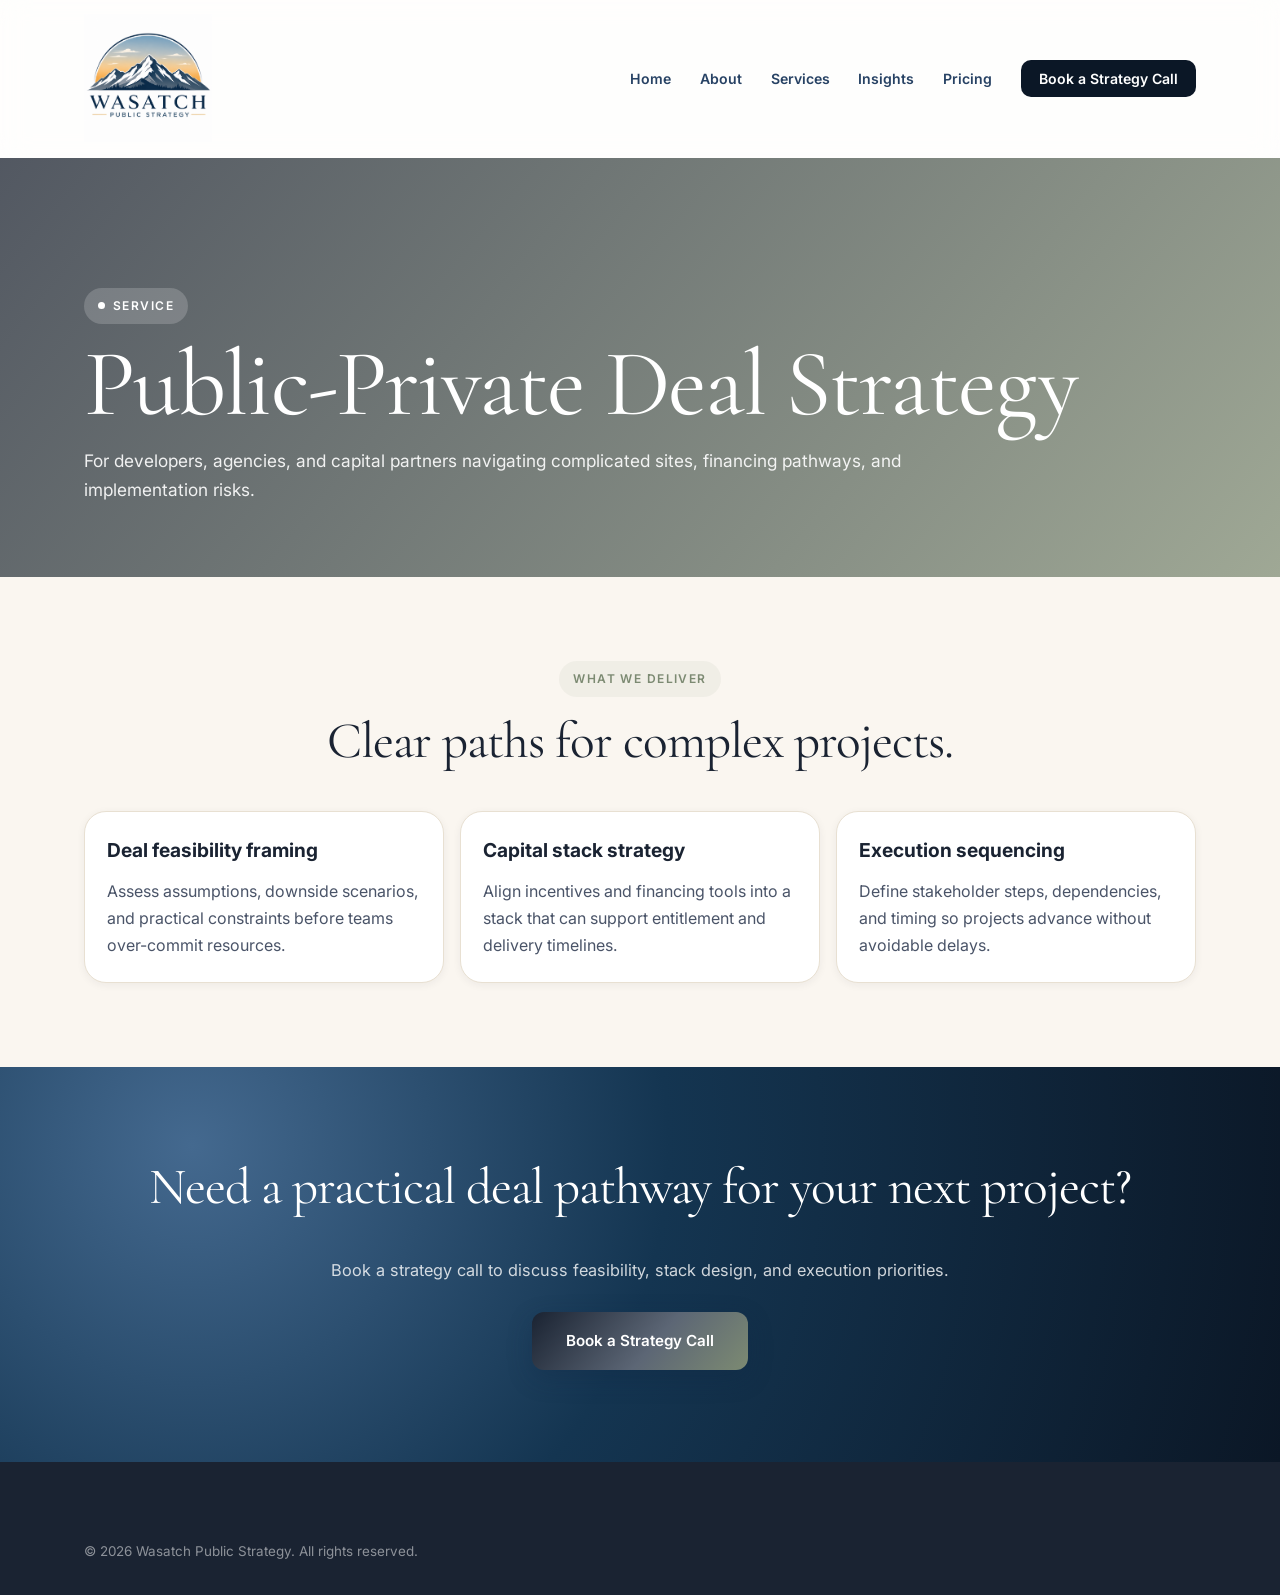
<file: public-private-deal-strategy.html>
<!DOCTYPE html>
<html lang="en">
<head>
    <meta charset="UTF-8">
    <meta name="viewport" content="width=device-width, initial-scale=1.0">
    <meta name="description" content="Public-private deal strategy support for Utah projects requiring policy, financing, and execution alignment.">
    <meta name="author" content="Wasatch Public Strategy">
    <meta property="og:title" content="Public-Private Deal Strategy | Wasatch Public Strategy">
    <meta property="og:description" content="Feasibility, stack design, and execution strategy for complex Utah projects.">
    <meta property="og:type" content="website">
    <meta property="og:url" content="https://wasatchpublicstrategy.com/public-private-deal-strategy.html">
    <meta property="og:image" content="https://wasatchpublicstrategy.com/assets/img/og-image.png">
    <meta name="twitter:card" content="summary_large_image">
    <meta name="twitter:title" content="Public-Private Deal Strategy | Wasatch Public Strategy">
    <meta name="twitter:description" content="Advisory support for financing structures and execution pathways in Utah public-private projects.">
    <meta name="twitter:image" content="https://wasatchpublicstrategy.com/assets/img/og-image.png">
    <title>Public-Private Deal Strategy | Wasatch Public Strategy</title>
    <link rel="preconnect" href="https://fonts.googleapis.com">
    <link rel="preconnect" href="https://fonts.gstatic.com" crossorigin>
    <link href="https://fonts.googleapis.com/css2?family=Cormorant+Garamond:wght@400;500;600;700&family=Inter:wght@400;500;600;700&display=swap" rel="stylesheet">
    <link rel="icon" type="image/png" href="assets/img/favicon.png">
    <link rel="stylesheet" href="assets/css/style.css">
</head>
<body>
<header class="header" id="header">
    <nav class="navbar">
        <div class="container">
            <div class="nav-wrapper">
                <a href="index.html" class="logo">
                    <img src="assets/img/wasatch-logo-full.png" alt="Wasatch Public Strategy" class="logo-image-full">
                    <img src="assets/img/wasatch-logo-mark.svg" alt="Wasatch Public Strategy" class="logo-image-mark">
                    <span class="logo-text">wasatch</span>
                </a>
                <button class="mobile-menu-btn" id="mobileMenuBtn" aria-label="Toggle menu"><span></span><span></span><span></span></button>
                <ul class="nav-menu" id="navMenu">
                    <li><a href="index.html#home" class="nav-link">Home</a></li>
                    <li><a href="about.html" class="nav-link">About</a></li>
                    <li><a href="index.html#services" class="nav-link">Services</a></li>
                    <li><a href="insights.html" class="nav-link">Insights</a></li>
                    <li><a href="index.html#pricing" class="nav-link">Pricing</a></li>
                    <li><a href="https://calendly.com/wasatchpublicstrategy" target="_blank" rel="noopener" class="nav-link nav-cta">Book a Strategy Call</a></li>
                </ul>
            </div>
        </div>
    </nav>
</header>

<section class="about-page-hero">
    <div class="container">
        <div class="section-label">Service</div>
        <h1>Public-Private Deal Strategy</h1>
        <p class="about-lede">For developers, agencies, and capital partners navigating complicated sites, financing pathways, and implementation risks.</p>
    </div>
</section>

<section class="about-page-section">
    <div class="container">
        <div class="section-label centered">What We Deliver</div>
        <h2>Clear paths for complex projects.</h2>
        <div class="practice-grid">
            <article class="practice-card">
                <h3>Deal feasibility framing</h3>
                <p>Assess assumptions, downside scenarios, and practical constraints before teams over-commit resources.</p>
            </article>
            <article class="practice-card">
                <h3>Capital stack strategy</h3>
                <p>Align incentives and financing tools into a stack that can support entitlement and delivery timelines.</p>
            </article>
            <article class="practice-card">
                <h3>Execution sequencing</h3>
                <p>Define stakeholder steps, dependencies, and timing so projects advance without avoidable delays.</p>
            </article>
        </div>
    </div>
</section>

<section class="cta-banner">
    <div class="container">
        <div class="cta-content">
            <h2>Need a practical deal pathway for your next project?</h2>
            <p>Book a strategy call to discuss feasibility, stack design, and execution priorities.</p>
            <div class="cta-actions">
                <a href="https://calendly.com/wasatchpublicstrategy" target="_blank" rel="noopener" class="btn btn-primary btn-lg">Book a Strategy Call</a>
            </div>
        </div>
    </div>
</section>

<footer class="footer">
    <div class="container">
        <div class="footer-bottom">
            <p>&copy; 2026 Wasatch Public Strategy. All rights reserved.</p>
        </div>
    </div>
</footer>

<script src="assets/js/main.js"></script>
</body>
</html>
</file>
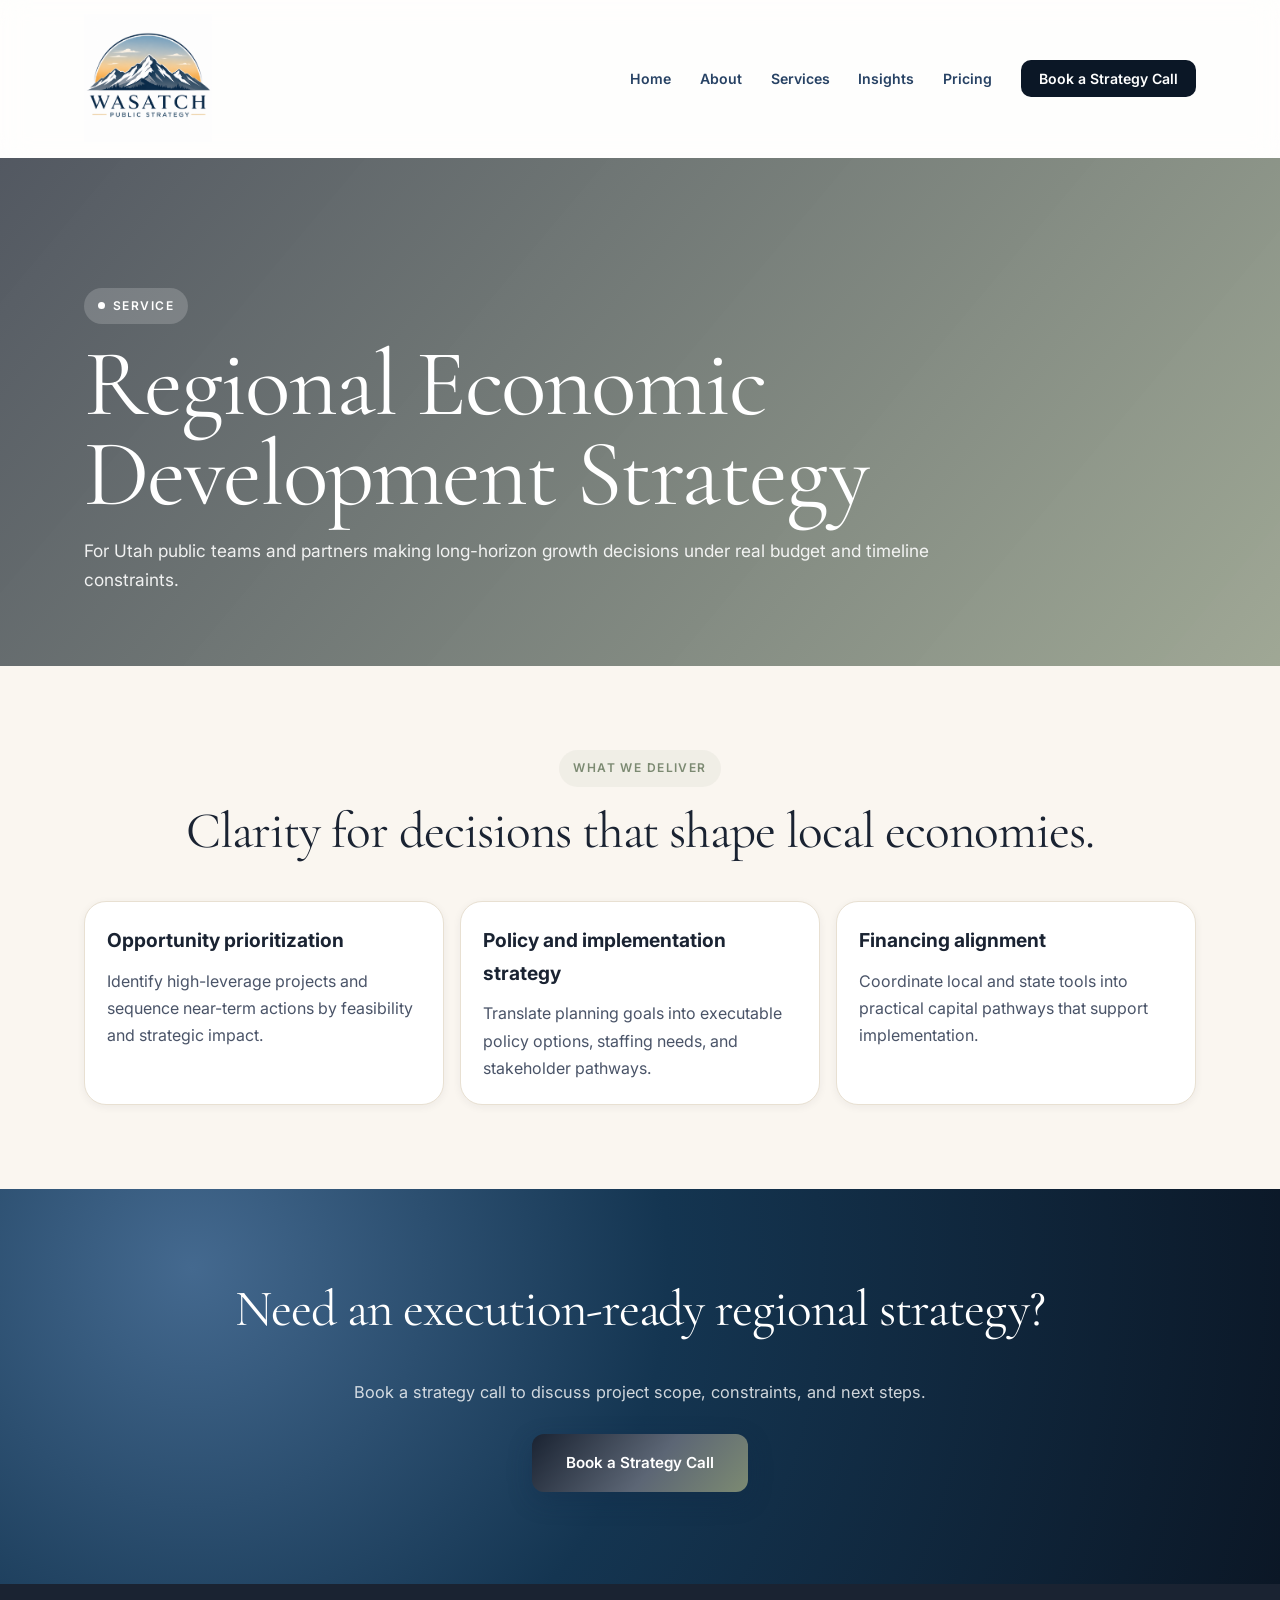
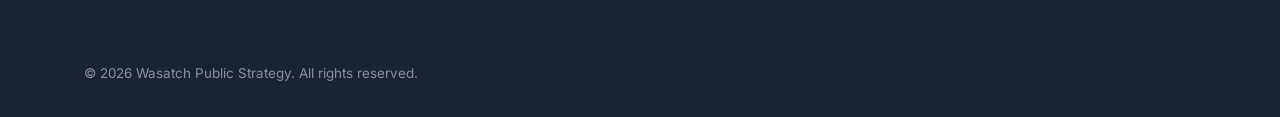
<file: regional-economic-development.html>
<!DOCTYPE html>
<html lang="en">
<head>
    <meta charset="UTF-8">
    <meta name="viewport" content="width=device-width, initial-scale=1.0">
    <meta name="description" content="Regional economic development strategy support for Utah agencies, communities, and partners.">
    <meta name="author" content="Wasatch Public Strategy">
    <meta property="og:title" content="Regional Economic Development | Wasatch Public Strategy">
    <meta property="og:description" content="Decision-grade strategy for Utah regional development priorities and implementation planning.">
    <meta property="og:type" content="website">
    <meta property="og:url" content="https://wasatchpublicstrategy.com/regional-economic-development.html">
    <meta property="og:image" content="https://wasatchpublicstrategy.com/assets/img/og-image.png">
    <meta name="twitter:card" content="summary_large_image">
    <meta name="twitter:title" content="Regional Economic Development | Wasatch Public Strategy">
    <meta name="twitter:description" content="Strategic support for Utah agencies and regions pursuing high-impact growth decisions.">
    <meta name="twitter:image" content="https://wasatchpublicstrategy.com/assets/img/og-image.png">
    <title>Regional Economic Development | Wasatch Public Strategy</title>
    <link rel="preconnect" href="https://fonts.googleapis.com">
    <link rel="preconnect" href="https://fonts.gstatic.com" crossorigin>
    <link href="https://fonts.googleapis.com/css2?family=Cormorant+Garamond:wght@400;500;600;700&family=Inter:wght@400;500;600;700&display=swap" rel="stylesheet">
    <link rel="icon" type="image/png" href="assets/img/favicon.png">
    <link rel="stylesheet" href="assets/css/style.css">
</head>
<body>
<header class="header" id="header">
    <nav class="navbar">
        <div class="container">
            <div class="nav-wrapper">
                <a href="index.html" class="logo">
                    <img src="assets/img/wasatch-logo-full.png" alt="Wasatch Public Strategy" class="logo-image-full">
                    <img src="assets/img/wasatch-logo-mark.svg" alt="Wasatch Public Strategy" class="logo-image-mark">
                    <span class="logo-text">wasatch</span>
                </a>
                <button class="mobile-menu-btn" id="mobileMenuBtn" aria-label="Toggle menu"><span></span><span></span><span></span></button>
                <ul class="nav-menu" id="navMenu">
                    <li><a href="index.html#home" class="nav-link">Home</a></li>
                    <li><a href="about.html" class="nav-link">About</a></li>
                    <li><a href="index.html#services" class="nav-link">Services</a></li>
                    <li><a href="insights.html" class="nav-link">Insights</a></li>
                    <li><a href="index.html#pricing" class="nav-link">Pricing</a></li>
                    <li><a href="https://calendly.com/wasatchpublicstrategy" target="_blank" rel="noopener" class="nav-link nav-cta">Book a Strategy Call</a></li>
                </ul>
            </div>
        </div>
    </nav>
</header>

<section class="about-page-hero">
    <div class="container">
        <div class="section-label">Service</div>
        <h1>Regional Economic Development Strategy</h1>
        <p class="about-lede">For Utah public teams and partners making long-horizon growth decisions under real budget and timeline constraints.</p>
    </div>
</section>

<section class="about-page-section">
    <div class="container">
        <div class="section-label centered">What We Deliver</div>
        <h2>Clarity for decisions that shape local economies.</h2>
        <div class="practice-grid">
            <article class="practice-card">
                <h3>Opportunity prioritization</h3>
                <p>Identify high-leverage projects and sequence near-term actions by feasibility and strategic impact.</p>
            </article>
            <article class="practice-card">
                <h3>Policy and implementation strategy</h3>
                <p>Translate planning goals into executable policy options, staffing needs, and stakeholder pathways.</p>
            </article>
            <article class="practice-card">
                <h3>Financing alignment</h3>
                <p>Coordinate local and state tools into practical capital pathways that support implementation.</p>
            </article>
        </div>
    </div>
</section>

<section class="cta-banner">
    <div class="container">
        <div class="cta-content">
            <h2>Need an execution-ready regional strategy?</h2>
            <p>Book a strategy call to discuss project scope, constraints, and next steps.</p>
            <div class="cta-actions">
                <a href="https://calendly.com/wasatchpublicstrategy" target="_blank" rel="noopener" class="btn btn-primary btn-lg">Book a Strategy Call</a>
            </div>
        </div>
    </div>
</section>

<footer class="footer">
    <div class="container">
        <div class="footer-bottom">
            <p>&copy; 2026 Wasatch Public Strategy. All rights reserved.</p>
        </div>
    </div>
</footer>

<script src="assets/js/main.js"></script>
</body>
</html>
</file>
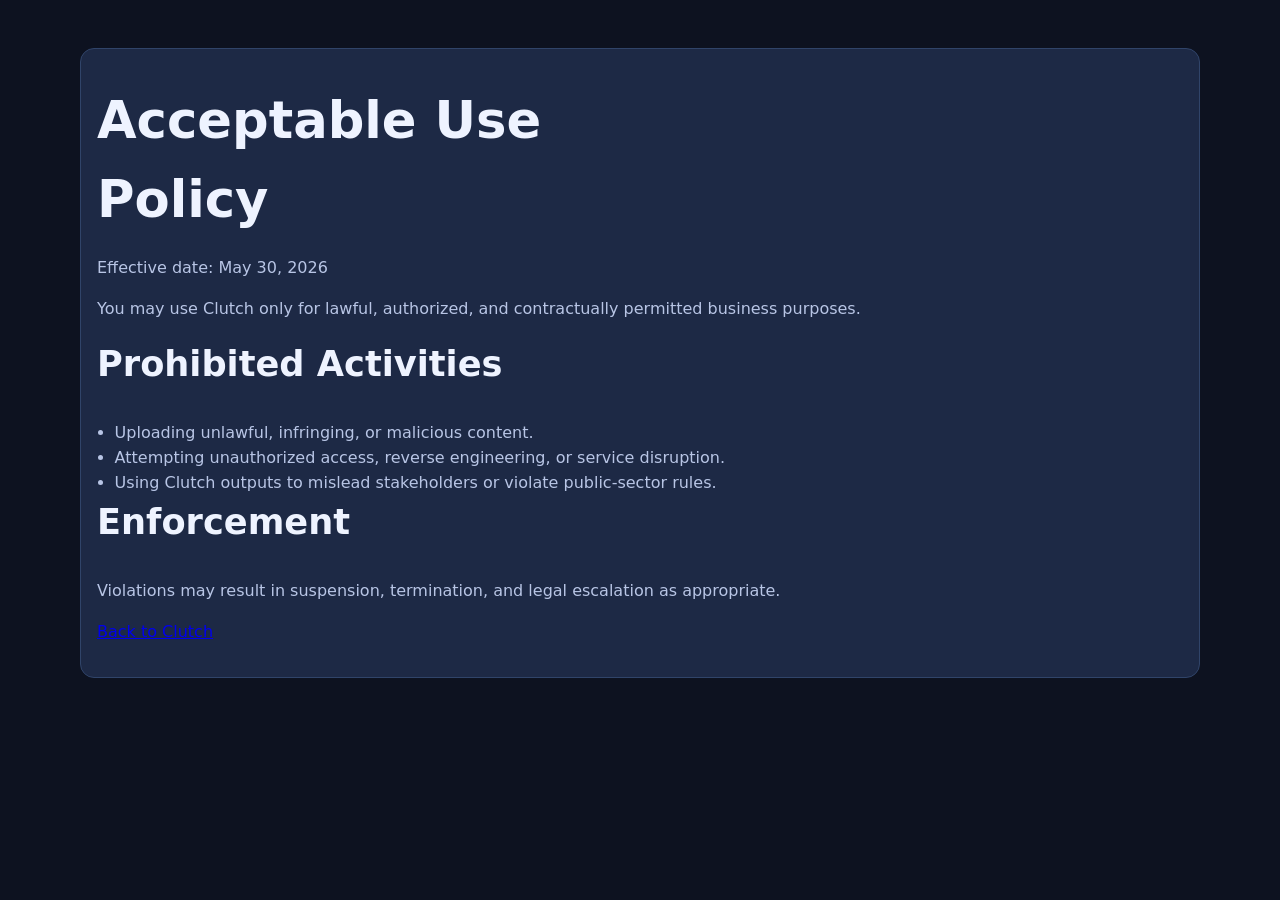
<file: clutch/legal/acceptable-use-policy.html>
<!DOCTYPE html>
<html lang="en">
<head>
  <meta charset="UTF-8">
  <meta name="viewport" content="width=device-width, initial-scale=1.0">
  <title>Clutch Acceptable Use Policy</title>
  <link rel="stylesheet" href="../assets/css/style.css">
</head>
<body>
  <main class="section"><div class="container card">
    <h1>Acceptable Use Policy</h1>
    <p>Effective date: May 30, 2026</p>
    <p>You may use Clutch only for lawful, authorized, and contractually permitted business purposes.</p>
    <h2>Prohibited Activities</h2>
    <ul>
      <li>Uploading unlawful, infringing, or malicious content.</li>
      <li>Attempting unauthorized access, reverse engineering, or service disruption.</li>
      <li>Using Clutch outputs to mislead stakeholders or violate public-sector rules.</li>
    </ul>
    <h2>Enforcement</h2>
    <p>Violations may result in suspension, termination, and legal escalation as appropriate.</p>
    <p><a href="../index.html">Back to Clutch</a></p>
  </div></main>
</body>
</html>
</file>
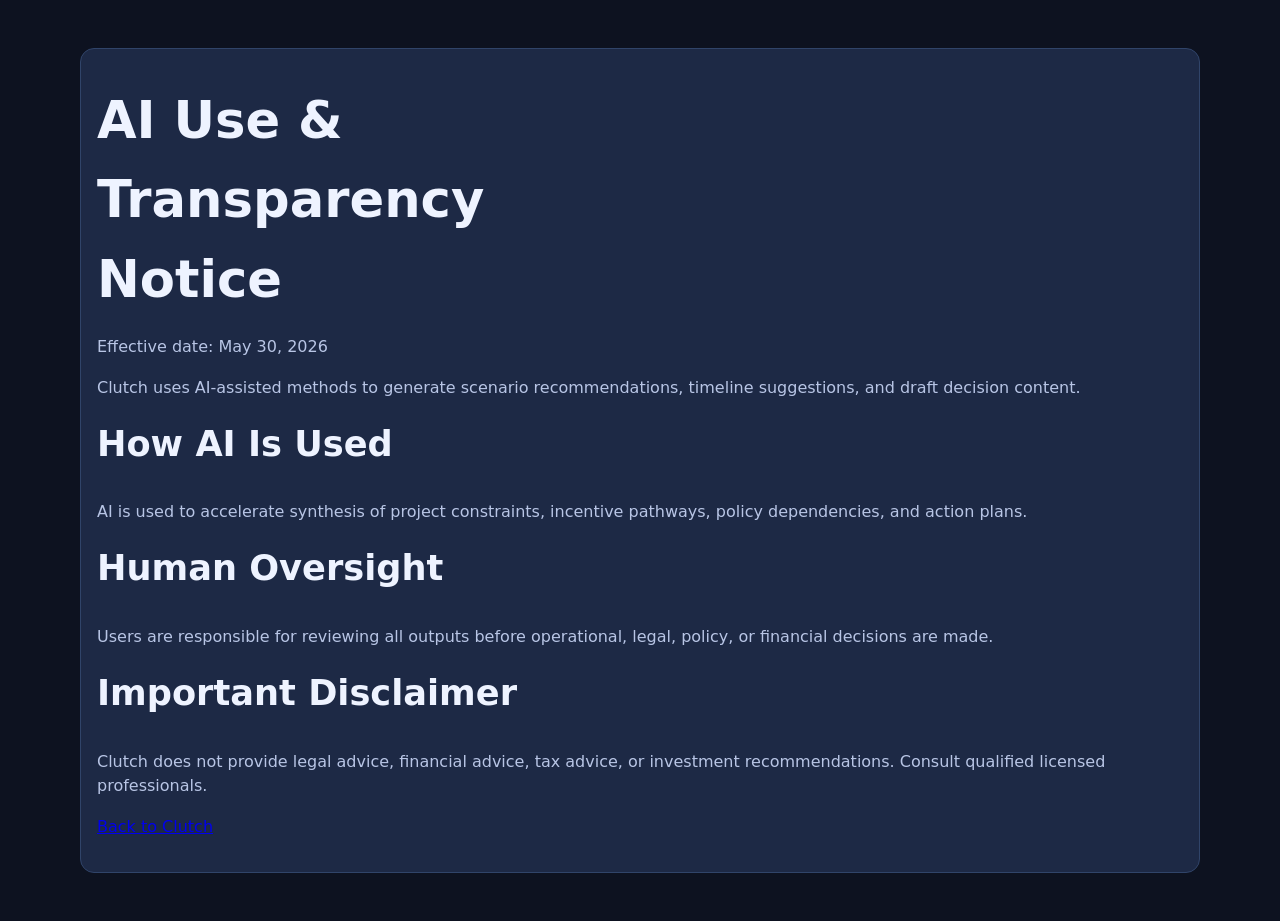
<file: clutch/legal/ai-use-notice.html>
<!DOCTYPE html>
<html lang="en">
<head>
  <meta charset="UTF-8">
  <meta name="viewport" content="width=device-width, initial-scale=1.0">
  <title>Clutch AI Use & Transparency Notice</title>
  <link rel="stylesheet" href="../assets/css/style.css">
</head>
<body>
  <main class="section"><div class="container card">
    <h1>AI Use & Transparency Notice</h1>
    <p>Effective date: May 30, 2026</p>
    <p>Clutch uses AI-assisted methods to generate scenario recommendations, timeline suggestions, and draft decision content.</p>
    <h2>How AI Is Used</h2>
    <p>AI is used to accelerate synthesis of project constraints, incentive pathways, policy dependencies, and action plans.</p>
    <h2>Human Oversight</h2>
    <p>Users are responsible for reviewing all outputs before operational, legal, policy, or financial decisions are made.</p>
    <h2>Important Disclaimer</h2>
    <p>Clutch does not provide legal advice, financial advice, tax advice, or investment recommendations. Consult qualified licensed professionals.</p>
    <p><a href="../index.html">Back to Clutch</a></p>
  </div></main>
</body>
</html>
</file>
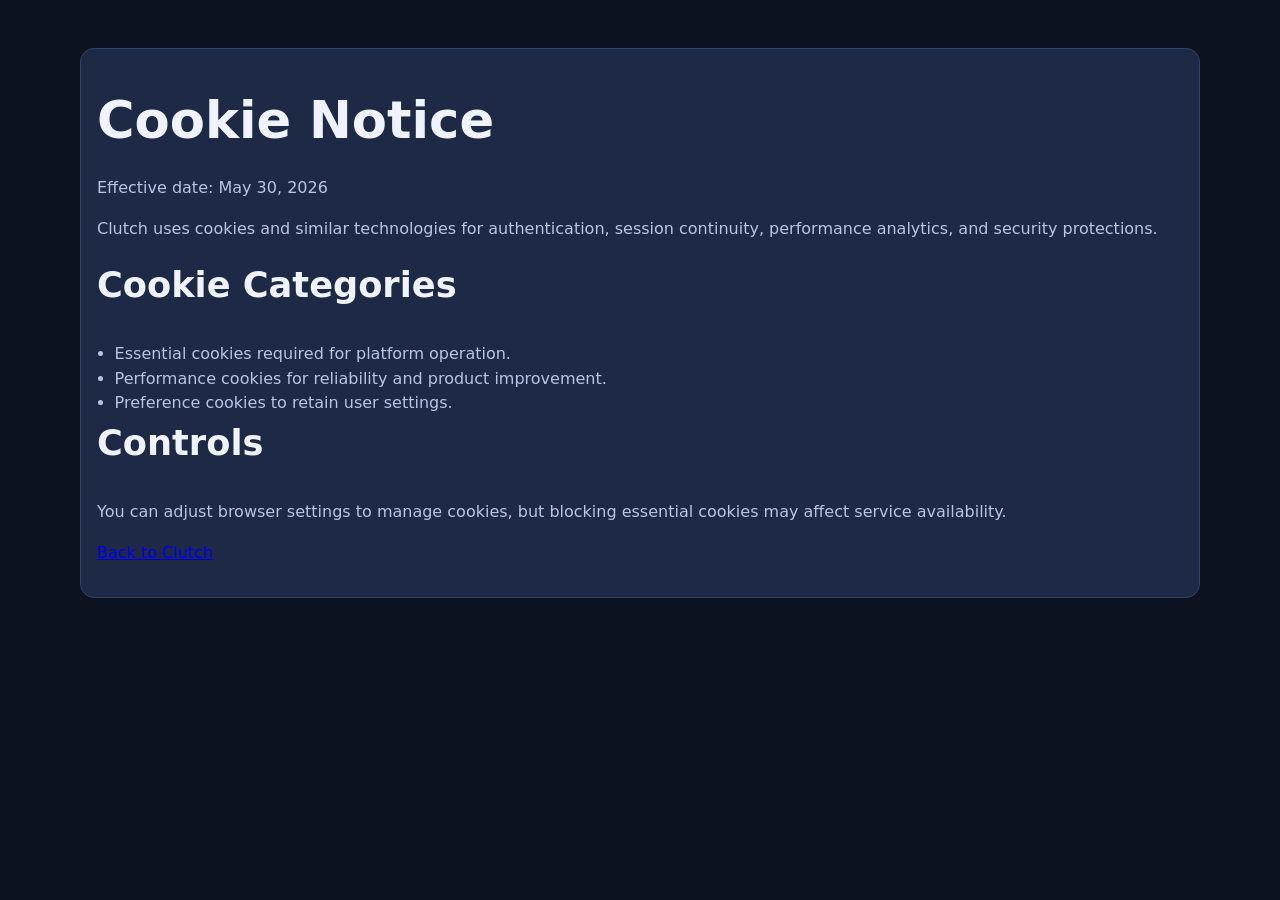
<file: clutch/legal/cookie-notice.html>
<!DOCTYPE html>
<html lang="en">
<head>
  <meta charset="UTF-8">
  <meta name="viewport" content="width=device-width, initial-scale=1.0">
  <title>Clutch Cookie Notice</title>
  <link rel="stylesheet" href="../assets/css/style.css">
</head>
<body>
  <main class="section"><div class="container card">
    <h1>Cookie Notice</h1>
    <p>Effective date: May 30, 2026</p>
    <p>Clutch uses cookies and similar technologies for authentication, session continuity, performance analytics, and security protections.</p>
    <h2>Cookie Categories</h2>
    <ul>
      <li>Essential cookies required for platform operation.</li>
      <li>Performance cookies for reliability and product improvement.</li>
      <li>Preference cookies to retain user settings.</li>
    </ul>
    <h2>Controls</h2>
    <p>You can adjust browser settings to manage cookies, but blocking essential cookies may affect service availability.</p>
    <p><a href="../index.html">Back to Clutch</a></p>
  </div></main>
</body>
</html>
</file>
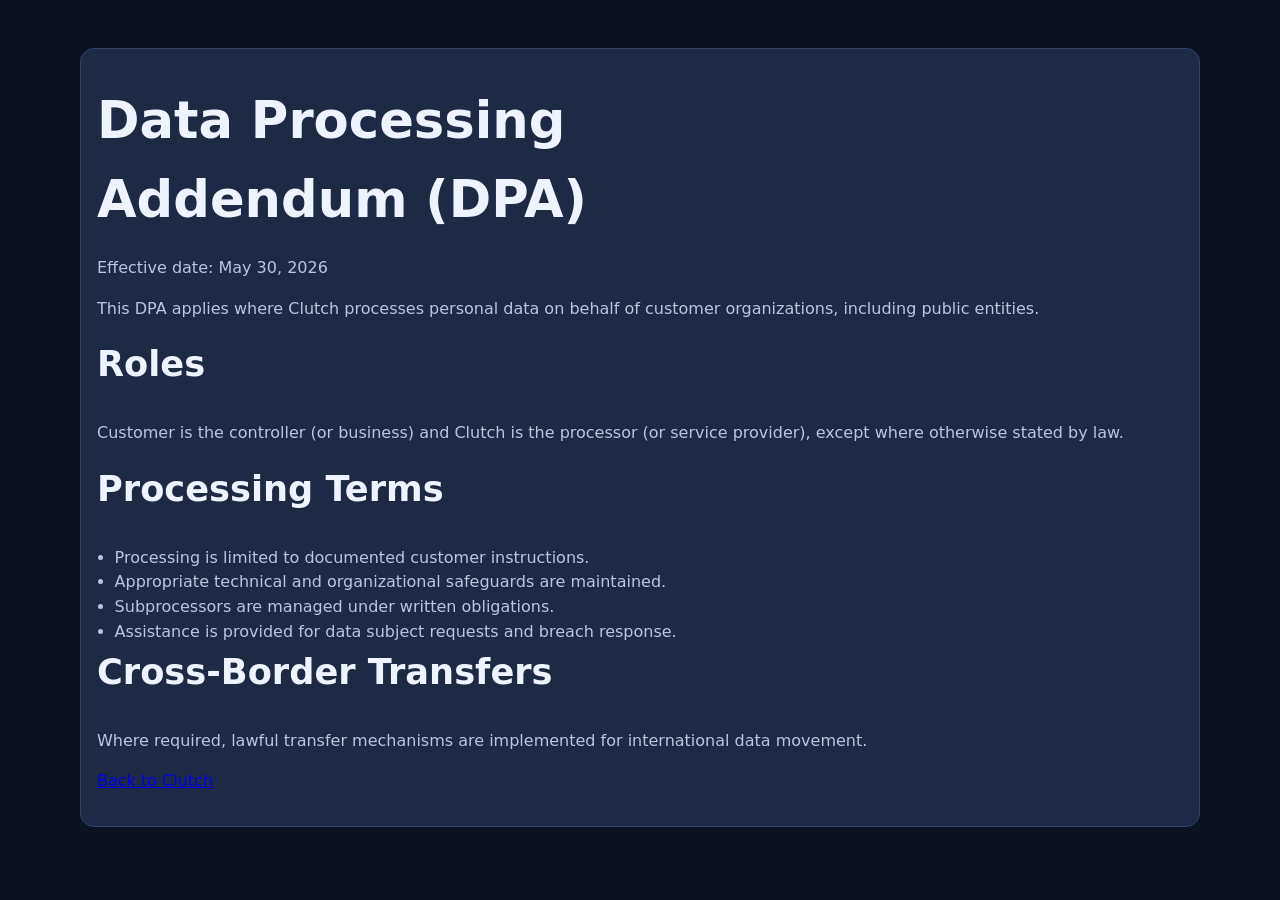
<file: clutch/legal/data-processing-addendum.html>
<!DOCTYPE html>
<html lang="en">
<head>
  <meta charset="UTF-8">
  <meta name="viewport" content="width=device-width, initial-scale=1.0">
  <title>Clutch Data Processing Addendum</title>
  <link rel="stylesheet" href="../assets/css/style.css">
</head>
<body>
  <main class="section"><div class="container card">
    <h1>Data Processing Addendum (DPA)</h1>
    <p>Effective date: May 30, 2026</p>
    <p>This DPA applies where Clutch processes personal data on behalf of customer organizations, including public entities.</p>
    <h2>Roles</h2>
    <p>Customer is the controller (or business) and Clutch is the processor (or service provider), except where otherwise stated by law.</p>
    <h2>Processing Terms</h2>
    <ul>
      <li>Processing is limited to documented customer instructions.</li>
      <li>Appropriate technical and organizational safeguards are maintained.</li>
      <li>Subprocessors are managed under written obligations.</li>
      <li>Assistance is provided for data subject requests and breach response.</li>
    </ul>
    <h2>Cross-Border Transfers</h2>
    <p>Where required, lawful transfer mechanisms are implemented for international data movement.</p>
    <p><a href="../index.html">Back to Clutch</a></p>
  </div></main>
</body>
</html>
</file>
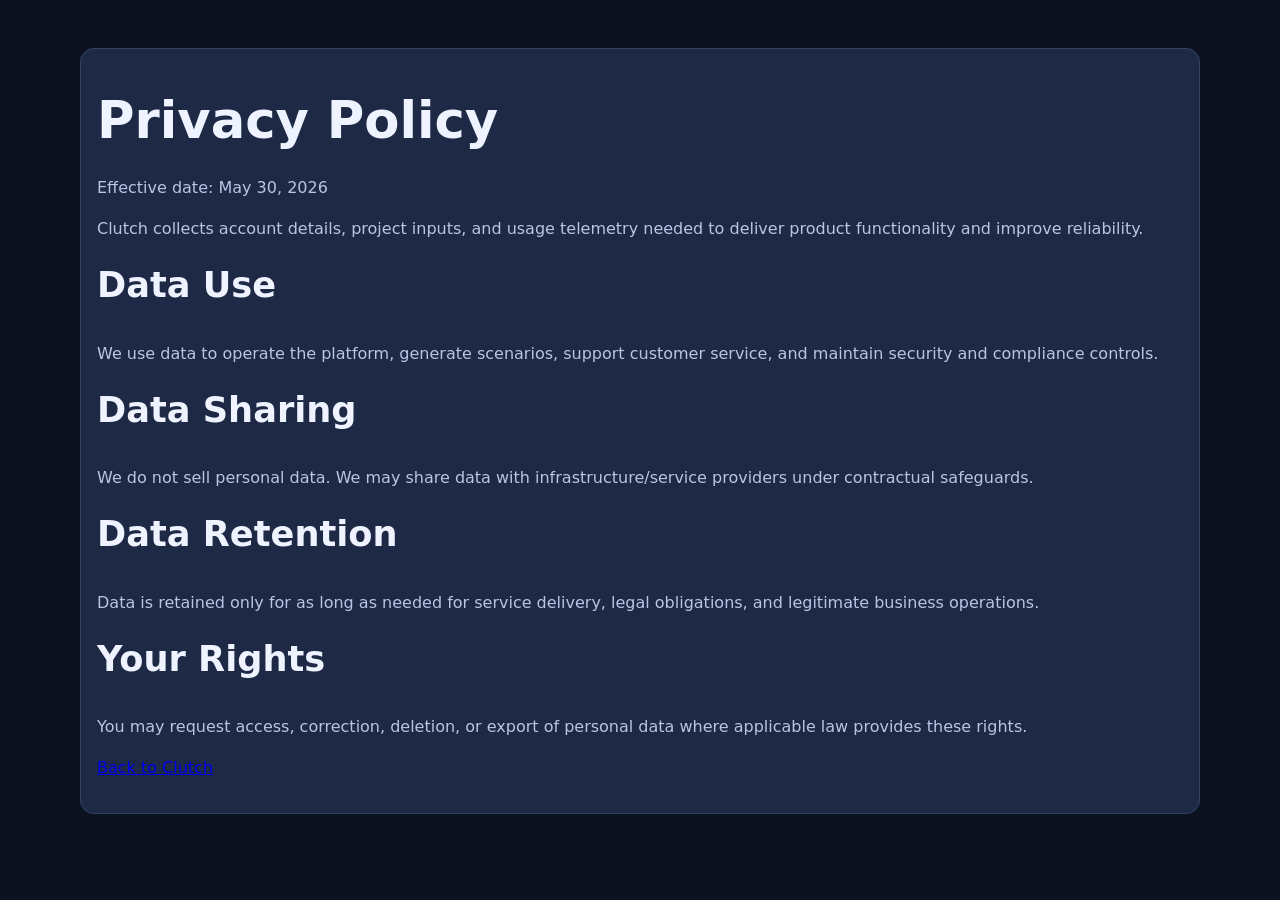
<file: clutch/legal/privacy-policy.html>
<!DOCTYPE html>
<html lang="en">
<head>
  <meta charset="UTF-8">
  <meta name="viewport" content="width=device-width, initial-scale=1.0">
  <title>Clutch Privacy Policy</title>
  <link rel="stylesheet" href="../assets/css/style.css">
</head>
<body>
  <main class="section"><div class="container card">
    <h1>Privacy Policy</h1>
    <p>Effective date: May 30, 2026</p>
    <p>Clutch collects account details, project inputs, and usage telemetry needed to deliver product functionality and improve reliability.</p>
    <h2>Data Use</h2>
    <p>We use data to operate the platform, generate scenarios, support customer service, and maintain security and compliance controls.</p>
    <h2>Data Sharing</h2>
    <p>We do not sell personal data. We may share data with infrastructure/service providers under contractual safeguards.</p>
    <h2>Data Retention</h2>
    <p>Data is retained only for as long as needed for service delivery, legal obligations, and legitimate business operations.</p>
    <h2>Your Rights</h2>
    <p>You may request access, correction, deletion, or export of personal data where applicable law provides these rights.</p>
    <p><a href="../index.html">Back to Clutch</a></p>
  </div></main>
</body>
</html>
</file>
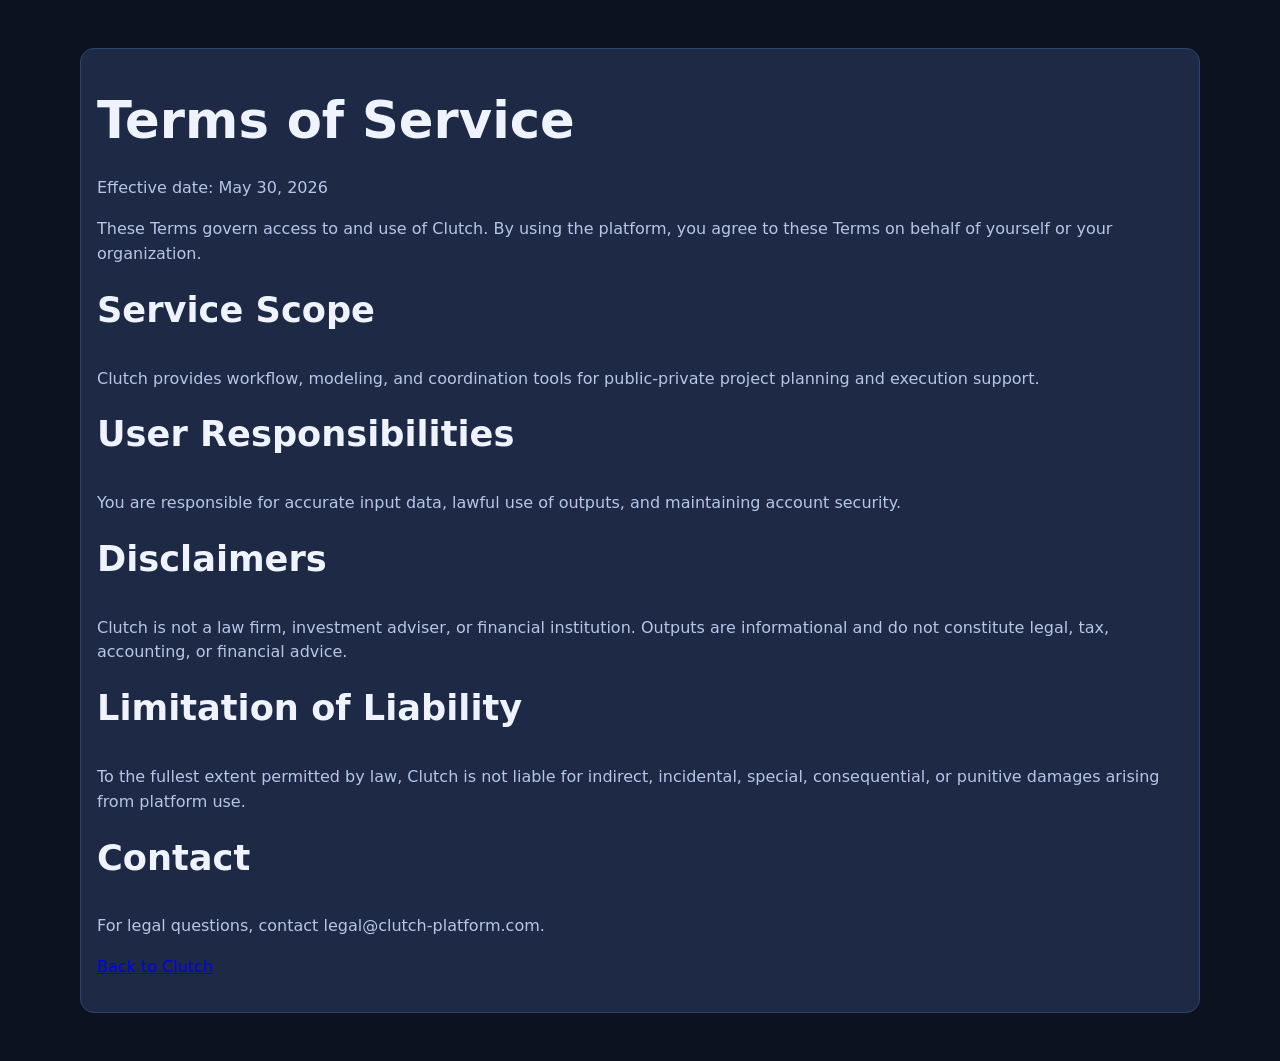
<file: clutch/legal/terms-of-service.html>
<!DOCTYPE html>
<html lang="en">
<head>
  <meta charset="UTF-8">
  <meta name="viewport" content="width=device-width, initial-scale=1.0">
  <title>Clutch Terms of Service</title>
  <link rel="stylesheet" href="../assets/css/style.css">
</head>
<body>
  <main class="section"><div class="container card">
    <h1>Terms of Service</h1>
    <p>Effective date: May 30, 2026</p>
    <p>These Terms govern access to and use of Clutch. By using the platform, you agree to these Terms on behalf of yourself or your organization.</p>
    <h2>Service Scope</h2>
    <p>Clutch provides workflow, modeling, and coordination tools for public-private project planning and execution support.</p>
    <h2>User Responsibilities</h2>
    <p>You are responsible for accurate input data, lawful use of outputs, and maintaining account security.</p>
    <h2>Disclaimers</h2>
    <p>Clutch is not a law firm, investment adviser, or financial institution. Outputs are informational and do not constitute legal, tax, accounting, or financial advice.</p>
    <h2>Limitation of Liability</h2>
    <p>To the fullest extent permitted by law, Clutch is not liable for indirect, incidental, special, consequential, or punitive damages arising from platform use.</p>
    <h2>Contact</h2>
    <p>For legal questions, contact legal@clutch-platform.com.</p>
    <p><a href="../index.html">Back to Clutch</a></p>
  </div></main>
</body>
</html>
</file>
<file: assets/css/style.css>
/* ===========================
   Wasatch Public Strategy - Design System
   =========================== */

:root {
    /* Color Palette */
    --bg-cream: #FAF6F0;
    --text-primary: #1A2332;
    --text-secondary: #4A5468;
    --accent-sage: #7C8A72;
    --border-light: #E8E0D2;
    
    /* Legacy variables for backwards compatibility */
    --ink-900: #0b1726;
    --ink-800: #15273d;
    --ink-700: #274264;
    --ink-500: #466d97;
    --sky-100: #edf4fb;
    --sky-50: #f7fafc;
    --pine-600: #a86a17;
    --pine-500: #cf9030;
    --sage-300: #e9d8b5;
    --sun-500: #e9b55d;
    --white: #ffffff;
    --text-main: #1A2332;
    --text-soft: #4A5468;
    --border: #E8E0D2;
    --radius: 14px;
    --radius-lg: 22px;
    --shadow-sm: 0 2px 8px rgba(26, 35, 50, 0.06);
    --shadow-md: 0 10px 28px rgba(26, 35, 50, 0.12);
    --shadow-lg: 0 20px 56px rgba(26, 35, 50, 0.16);
    --gradient-main: linear-gradient(130deg, #1A2332 0%, #5C6675 56%, #7C8A72 100%);
    --gradient-soft: linear-gradient(140deg, #FAF6F0 0%, #F5F2ED 100%);
}

* { margin: 0; padding: 0; box-sizing: border-box; }

html { scroll-behavior: smooth; }

body {
    font-family: 'Inter', sans-serif;
    color: var(--text-primary);
    background: var(--bg-cream);
    line-height: 1.7;
    overflow-x: hidden;
}

.container { max-width: 1160px; margin: 0 auto; padding: 0 24px; }

a { color: inherit; text-decoration: none; }
ul { list-style: none; }

h1, h2 {
    font-family: 'Cormorant Garamond', serif;
    letter-spacing: -0.02em;
    font-weight: 400;
}

h1 {
    font-size: clamp(2.8rem, 8vw, 5.9rem);
    line-height: 0.95;
    margin-bottom: 1.2rem;
}

h2 {
    font-size: clamp(2rem, 5vw, 3.2rem);
    line-height: 1.1;
    text-align: center;
    margin-bottom: 2.6rem;
}

h2.left-aligned { text-align: left; }

h3 { font-size: 1.2rem; margin-bottom: 0.7rem; }
h4 { font-size: 1rem; margin-bottom: 0.4rem; }

p { color: var(--text-soft); }

.gradient-text {
    background: linear-gradient(120deg, #5C6675 0%, #7C8A72 100%);
    -webkit-background-clip: text;
    -webkit-text-fill-color: transparent;
    background-clip: text;
}

.section-label {
    display: inline-flex;
    align-items: center;
    gap: 8px;
    text-transform: uppercase;
    letter-spacing: 0.12em;
    font-size: 0.75rem;
    font-weight: 600;
    color: var(--accent-sage);
    padding: 8px 14px;
    border-radius: 999px;
    background: rgba(124, 138, 114, 0.08);
    margin-bottom: 1rem;
}

.section-label::before {
    content: '';
    width: 7px;
    height: 7px;
    border-radius: 999px;
    background: var(--accent-sage);
}

.section-label.centered {
    display: table;
    margin-left: auto;
    margin-right: auto;
}

.btn {
    display: inline-flex;
    align-items: center;
    justify-content: center;
    border: none;
    border-radius: 12px;
    padding: 13px 24px;
    font-family: inherit;
    font-size: 0.95rem;
    font-weight: 600;
    cursor: pointer;
    transition: transform 0.25s ease, box-shadow 0.25s ease, background-color 0.25s ease;
}

.btn:hover { transform: translateY(-2px); }

a:focus-visible,
button:focus-visible,
input:focus-visible,
select:focus-visible,
textarea:focus-visible {
    outline: 3px solid rgba(26, 35, 50, 0.28);
    outline-offset: 2px;
}

.btn-primary {
    background: var(--gradient-main);
    color: var(--white);
    box-shadow: 0 8px 24px rgba(16, 41, 68, 0.3);
}

.btn-ghost {
    background: rgba(255, 255, 255, 0.12);
    border: 1px solid rgba(255, 255, 255, 0.28);
    color: var(--white);
}

.btn-outline {
    background: transparent;
    color: var(--ink-800);
    border: 1.5px solid #c1d8ef;
}

.btn-outline:hover { background: #eef5fc; }

.btn-lg { padding: 16px 34px; }
.btn-full { width: 100%; }

.header {
    position: sticky;
    top: 0;
    z-index: 100;
    background: rgba(255, 255, 255, 0.82);
    backdrop-filter: blur(14px);
    -webkit-backdrop-filter: blur(14px);
    border-bottom: 1px solid transparent;
    transition: border-color 0.3s ease, box-shadow 0.3s ease;
}

.header.scrolled {
    border-bottom-color: #e2ebf5;
    box-shadow: var(--shadow-sm);
}

.navbar { padding: 0.9rem 0; }

.nav-wrapper {
    display: flex;
    align-items: center;
    justify-content: space-between;
}

.logo {
    display: flex;
    align-items: center;
    gap: 12px;
}

.logo-image-full {
    width: 128px;
    height: auto;
    display: block;
}

.logo-image-mark {
    width: 46px;
    height: 46px;
    display: none;
}

.logo-text {
    font-weight: 700;
    letter-spacing: -0.02em;
    color: var(--ink-900);
    font-size: 1.3rem;
    display: none;
}

.nav-menu {
    display: flex;
    align-items: center;
    gap: 1.8rem;
}

.nav-link {
    font-size: 0.88rem;
    color: var(--ink-700);
    font-weight: 600;
}

.nav-link:hover { color: var(--pine-600); }

.nav-link.nav-cta {
    padding: 10px 18px;
    border-radius: 10px;
    background: var(--ink-900);
    color: var(--white);
}

.mobile-menu-btn {
    display: none;
    flex-direction: column;
    gap: 5px;
    background: none;
    border: none;
}

.mobile-menu-btn span {
    width: 24px;
    height: 2px;
    background: var(--ink-900);
}

.hero {
    position: relative;
    min-height: 86vh;
    display: flex;
    align-items: center;
    justify-content: center;
    background: linear-gradient(130deg, rgba(26, 35, 50, 0.78) 0%, rgba(92, 102, 117, 0.72) 56%, rgba(124, 138, 114, 0.76) 100%), 
                url('https://images.unsplash.com/photo-1506905925346-21bda4d32df4?w=1600&h=900&fit=crop') center/cover;
    color: var(--white);
    text-align: center;
    overflow: hidden;
    padding: 120px 24px 86px;
}

.hero-bg {
    position: absolute;
    inset: 0;
    pointer-events: none;
}

.hero-orb {
    position: absolute;
    border-radius: 999px;
    filter: blur(10px);
}

.orb-1 {
    width: 340px;
    height: 340px;
    background: rgba(233, 181, 93, 0.22);
    top: -80px;
    left: -70px;
}

.orb-2 {
    width: 260px;
    height: 260px;
    background: rgba(154, 180, 204, 0.24);
    right: 5%;
    top: 18%;
}

.orb-3 {
    width: 300px;
    height: 300px;
    background: rgba(255, 255, 255, 0.12);
    bottom: -120px;
    right: 32%;
}

.grid-overlay {
    position: absolute;
    inset: 0;
    background-image: linear-gradient(rgba(255,255,255,0.09) 1px, transparent 1px), linear-gradient(90deg, rgba(255,255,255,0.09) 1px, transparent 1px);
    background-size: 52px 52px;
    mask-image: radial-gradient(circle at center, black 20%, transparent 70%);
}

.hero-content {
    max-width: 900px;
    position: relative;
    z-index: 1;
}

.hero-badge {
    display: inline-block;
    font-size: 0.8rem;
    background: rgba(255, 255, 255, 0.14);
    border: 1px solid rgba(255, 255, 255, 0.24);
    padding: 8px 16px;
    border-radius: 999px;
    margin-bottom: 1rem;
}

.hero p {
    color: rgba(255, 255, 255, 0.82);
    max-width: 670px;
    margin: 0 auto;
    font-size: 1.08rem;
}

.hero-actions {
    margin-top: 2rem;
    display: flex;
    justify-content: center;
    gap: 1rem;
    flex-wrap: wrap;
}

.hero-scroll-indicator {
    position: absolute;
    left: 50%;
    bottom: 26px;
    transform: translateX(-50%);
    color: rgba(255, 255, 255, 0.8);
    font-size: 0.8rem;
}

.scroll-line {
    width: 1px;
    height: 34px;
    background: rgba(255, 255, 255, 0.5);
    margin: 8px auto 0;
}

.proof-strip {
    padding: 0 24px 16px;
    margin-top: -24px;
    position: relative;
    z-index: 3;
}

.proof-grid {
    background: var(--white);
    border: 1px solid var(--border);
    border-radius: 18px;
    box-shadow: var(--shadow-sm);
    padding: 1.1rem;
    display: grid;
    grid-template-columns: repeat(3, minmax(0, 1fr));
    gap: 0.8rem;
}

.proof-item-card {
    border: 1px solid #eaf0f6;
    border-radius: 12px;
    padding: 0.95rem;
    background: var(--sky-50);
}

.proof-item-card h3 {
    font-size: 1rem;
    margin-bottom: 0.4rem;
    color: var(--ink-900);
}

.proof-item-card p {
    font-size: 0.88rem;
}

.stats-bar {
    padding: 24px;
    margin-top: -48px;
    position: relative;
    z-index: 2;
}

.stats-grid {
    background: var(--white);
    border: 1px solid var(--border);
    border-radius: 18px;
    box-shadow: var(--shadow-md);
    display: flex;
    align-items: center;
    justify-content: space-between;
    gap: 1rem;
    padding: 1.3rem 1.2rem;
}

.stat-item {
    flex: 1;
    text-align: center;
}

.stat-item h3 {
    color: var(--ink-900);
    font-size: 1.5rem;
    margin-bottom: 0.2rem;
}

.stat-item p { font-size: 0.84rem; }

.stat-divider {
    width: 1px;
    height: 46px;
    background: #e3ecf6;
}

.about,
.services,
.pricing,
.contact { padding: 92px 24px; }

.about { background: var(--bg-cream); }
.services,
.pricing { background: var(--bg-cream); border-top: 1px solid var(--border-light); }

.about-layout {
    display: grid;
    grid-template-columns: 1.05fr 0.95fr;
    gap: 3rem;
    align-items: center;
}

.about-values { margin-top: 1.3rem; display: grid; gap: 0.8rem; }

.about-values li {
    display: flex;
    align-items: flex-start;
    gap: 0.7rem;
    color: var(--text-soft);
}

.check-icon {
    width: 24px;
    height: 24px;
    border-radius: 999px;
    background: #dff3ed;
    color: var(--pine-600);
    display: inline-flex;
    align-items: center;
    justify-content: center;
    font-weight: 700;
    flex-shrink: 0;
}

.about-visual {
    display: grid;
    gap: 1rem;
}

.founder-spotlight { padding: 1.4rem; }
.founder-spotlight .section-label { margin-bottom: 0.8rem; }

.visual-card {
    background: var(--white);
    border: 1px solid var(--border);
    border-radius: var(--radius);
    box-shadow: var(--shadow-sm);
    padding: 1.1rem 1.2rem;
}

.vc-icon { font-size: 1.2rem; margin-bottom: 0.4rem; }

.services-grid {
    display: grid;
    grid-template-columns: repeat(3, minmax(0, 1fr));
    gap: 1rem;
}

.who-serve {
    padding: 92px 24px;
    background: var(--white);
}

.who-serve-grid {
    display: grid;
    grid-template-columns: repeat(2, minmax(0, 1fr));
    gap: 1rem;
}

.who-card {
    background: var(--sky-50);
    border: 1px solid var(--border);
    border-radius: var(--radius-lg);
    padding: 1.6rem;
    box-shadow: var(--shadow-sm);
}

.who-card h3 {
    color: var(--ink-900);
    margin-bottom: 0.6rem;
}

.who-card p {
    font-size: 0.92rem;
    margin-bottom: 0.9rem;
}

.who-list {
    display: grid;
    gap: 0.55rem;
}

.who-list li {
    font-size: 0.9rem;
    color: var(--text-soft);
    padding-left: 1.1rem;
    position: relative;
}

.who-list li::before {
    content: '';
    width: 7px;
    height: 7px;
    border-radius: 999px;
    background: var(--sun-500);
    position: absolute;
    left: 0;
    top: 0.55rem;
}

.about-page-hero {
    padding: 130px 24px 72px;
    background: linear-gradient(130deg, rgba(26, 35, 50, 0.75) 0%, rgba(124, 138, 114, 0.72) 100%),
                url('https://images.unsplash.com/photo-1454165804606-c3d57bc86b40?w=1600&h=900&fit=crop') center/cover;
    color: var(--white);
}

.about-page-hero h1 { margin-bottom: 1rem; }

.about-page-hero .section-label {
    background: rgba(255,255,255,0.18);
    color: var(--white);
}

.about-page-hero .section-label::before { background: var(--white); }

.about-lede {
    color: rgba(255,255,255,0.9);
    font-size: 1.08rem;
    max-width: 880px;
}

.about-page-section { padding: 84px 24px; background: var(--bg-cream); }
.about-page-alt { background: rgba(124, 138, 114, 0.06); }

.container.narrow { max-width: 900px; }

.about-prose {
    display: grid;
    gap: 1rem;
}

.section-intro {
    text-align: center;
    margin: -1.4rem auto 2rem;
    max-width: 780px;
}

.practice-grid,
.experience-grid {
    display: grid;
    grid-template-columns: repeat(3, minmax(0, 1fr));
    gap: 1rem;
}

.practice-card,
.experience-card {
    background: var(--white);
    border: 1px solid var(--border);
    border-radius: var(--radius-lg);
    box-shadow: var(--shadow-sm);
    padding: 1.4rem;
}

.founder-layout {
    display: grid;
    grid-template-columns: 300px 1fr;
    gap: 2.5rem;
    align-items: start;
    margin-top: 1.5rem;
}

.founder-photo img {
    width: 100%;
    border-radius: var(--radius-lg);
    box-shadow: var(--shadow-md);
    display: block;
}

@media (max-width: 700px) {
    .founder-layout {
        grid-template-columns: 1fr;
    }
    .founder-photo img {
        max-width: 240px;
        margin: 0 auto;
    }
}

.founder-role {
    margin: -1.5rem 0 1.6rem;
    font-style: italic;
    color: var(--ink-700);
}

.plain-list {
    display: grid;
    gap: 0.55rem;
    margin-bottom: 2rem;
}

.plain-list li {
    color: var(--text-soft);
    padding-left: 1.1rem;
    position: relative;
}

.plain-list li::before {
    content: '';
    width: 7px;
    height: 7px;
    border-radius: 999px;
    background: var(--pine-500);
    position: absolute;
    left: 0;
    top: 0.62rem;
}

.education-list {
    display: grid;
    gap: 1rem;
    grid-template-columns: repeat(2, minmax(0, 1fr));
}

.education-list article {
    background: var(--white);
    border: 1px solid var(--border);
    border-radius: var(--radius);
    padding: 1rem 1.2rem;
}

.education-list p { margin-top: 0.25rem; }

.service-card {
    background: var(--white);
    border: 1px solid var(--border);
    border-radius: var(--radius-lg);
    padding: 1.5rem;
    box-shadow: var(--shadow-sm);
    position: relative;
}

.service-number {
    font-size: 0.76rem;
    color: var(--pine-600);
    font-weight: 700;
    margin-bottom: 0.9rem;
    letter-spacing: 0.08em;
}

.service-icon {
    width: 46px;
    height: 46px;
    border-radius: 12px;
    background: var(--gradient-soft);
    display: flex;
    align-items: center;
    justify-content: center;
    color: var(--ink-800);
    margin-bottom: 1rem;
}

.service-icon svg { width: 22px; height: 22px; }

.service-card p { font-size: 0.9rem; margin-bottom: 1rem; }

.service-link {
    font-weight: 700;
    font-size: 0.85rem;
    color: var(--ink-700);
}

.service-link:hover { color: var(--pine-600); }

.pricing-grid {
    display: grid;
    grid-template-columns: repeat(3, minmax(0, 1fr));
    gap: 1rem;
    align-items: stretch;
}

.pricing-card {
    background: var(--white);
    border: 1px solid var(--border);
    border-radius: var(--radius-lg);
    padding: 2rem 1.5rem;
    box-shadow: var(--shadow-sm);
    display: flex;
    flex-direction: column;
    gap: 0.9rem;
    position: relative;
}

.pricing-tier {
    font-size: 0.73rem;
    letter-spacing: 0.08em;
    text-transform: uppercase;
    font-weight: 700;
    color: var(--pine-600);
}

.pricing-price {
    font-size: 2.5rem;
    line-height: 1;
    color: var(--ink-900);
    font-weight: 800;
}

.price-suffix { font-size: 1rem; color: var(--text-soft); }

.pricing-desc { font-size: 0.9rem; }

.pricing-features { display: grid; gap: 0.2rem; margin: 0.6rem 0; }

.pricing-features li {
    border-bottom: 1px solid #e7eef6;
    padding: 0.55rem 0;
    font-size: 0.9rem;
    color: var(--text-soft);
}

.pricing-features li::before {
    content: '✓ ';
    color: var(--pine-600);
    font-weight: 700;
}

.pricing-featured {
    background: var(--gradient-main);
    color: var(--white);
    transform: translateY(-10px);
    box-shadow: var(--shadow-lg);
}

.pricing-featured .pricing-tier,
.pricing-featured .pricing-price,
.pricing-featured h3 { color: var(--white); }

.pricing-featured .price-suffix,
.pricing-featured .pricing-desc,
.pricing-featured .pricing-features li { color: rgba(255,255,255,0.84); }

.pricing-featured .pricing-features li {
    border-bottom-color: rgba(255,255,255,0.2);
}

.pricing-featured .pricing-features li::before { color: #f9d7a8; }

.pricing-badge {
    position: absolute;
    top: -12px;
    left: 50%;
    transform: translateX(-50%);
    padding: 6px 14px;
    border-radius: 999px;
    background: #f2cc8f;
    color: #1f374f;
    font-size: 0.72rem;
    font-weight: 700;
    text-transform: uppercase;
    letter-spacing: 0.07em;
}

.cta-banner {
    padding: 92px 24px;
    background: radial-gradient(circle at 15% 20%, #44698f 0%, #143551 42%, #0b1726 100%);
    color: var(--white);
    text-align: center;
}

.cta-content p {
    color: rgba(255, 255, 255, 0.8);
    margin-bottom: 1.7rem;
    font-size: 1.02rem;
}

.insights-preview {
    padding: 92px 24px;
    background: var(--white);
    border-top: 1px solid var(--border);
}

.insights-grid {
    display: grid;
    grid-template-columns: repeat(3, minmax(0, 1fr));
    gap: 1rem;
    margin-bottom: 1.8rem;
}

.insight-card {
    background: var(--sky-50);
    border: 1px solid var(--border);
    border-radius: var(--radius);
    box-shadow: var(--shadow-sm);
    padding: 1.25rem;
}

.insight-card h3 {
    margin-bottom: 0.65rem;
    color: var(--ink-900);
    font-size: 1.08rem;
}

.insight-card p {
    font-size: 0.9rem;
}

.cta-actions {
    display: flex;
    justify-content: center;
    gap: 0.8rem;
    flex-wrap: wrap;
}

.contact-wrapper {
    display: grid;
    grid-template-columns: 0.9fr 1.1fr;
    gap: 2.5rem;
    align-items: start;
}

.contact-info {
    background: var(--gradient-soft);
    border: 1px solid #d8e8f5;
    border-radius: var(--radius-lg);
    padding: 1.4rem;
    display: grid;
    gap: 1rem;
}

.info-item {
    display: flex;
    align-items: flex-start;
    gap: 0.8rem;
}

.info-icon { font-size: 1.2rem; margin-top: 2px; }

.info-item p,
.info-item a {
    font-size: 0.92rem;
    color: var(--text-soft);
}

.info-item a:hover { color: var(--pine-600); }

.contact-form {
    background: var(--white);
    border: 1px solid var(--border);
    border-radius: var(--radius-lg);
    box-shadow: var(--shadow-sm);
    padding: 1.5rem;
    display: grid;
    gap: 1rem;
}

.form-row {
    display: grid;
    grid-template-columns: 1fr 1fr;
    gap: 0.8rem;
}

.form-group { display: grid; gap: 0.35rem; }

.form-group label {
    font-size: 0.84rem;
    font-weight: 700;
    color: var(--ink-700);
}

.form-group input,
.form-group textarea,
.form-group select {
    border: 1px solid #cfe0f0;
    border-radius: 10px;
    padding: 12px 14px;
    font-family: inherit;
    color: var(--text-main);
    font-size: 0.93rem;
    background: var(--white);
}

.form-group select {
    appearance: none;
    background-image: linear-gradient(45deg, transparent 50%, #4a6787 50%), linear-gradient(135deg, #4a6787 50%, transparent 50%);
    background-position: calc(100% - 20px) calc(50% - 3px), calc(100% - 14px) calc(50% - 3px);
    background-size: 6px 6px, 6px 6px;
    background-repeat: no-repeat;
}

.form-group input:focus,
.form-group textarea:focus,
.form-group select:focus {
    outline: none;
    border-color: #7fa9cf;
    box-shadow: 0 0 0 4px rgba(70,109,151,0.14);
}

.form-group textarea { resize: vertical; min-height: 130px; }

.form-status { font-size: 0.92rem; min-height: 1.2rem; }

.form-next-step {
    font-size: 0.84rem;
    color: var(--text-soft);
    margin-top: -0.35rem;
}

.footer {
    background: #1A2332;
    color: var(--white);
    padding: 3.5rem 0 2rem;
}

.footer-top {
    display: flex;
    justify-content: space-between;
    gap: 2rem;
    padding-bottom: 2rem;
    border-bottom: 1px solid rgba(255,255,255,0.12);
}

.footer-brand { max-width: 360px; }
.footer-brand .logo { margin-bottom: 0.8rem; }
.footer-brand .logo-text { color: var(--white); }
.footer-brand p { color: rgba(255,255,255,0.64); font-size: 0.88rem; }

.footer-links { display: flex; gap: 3rem; }
.footer-col h5 {
    color: rgba(255,255,255,0.86);
    font-size: 0.78rem;
    letter-spacing: 0.1em;
    text-transform: uppercase;
    margin-bottom: 0.8rem;
}

.footer-col ul { display: grid; gap: 0.5rem; }
.footer-col a {
    color: rgba(255,255,255,0.58);
    font-size: 0.9rem;
}

.footer-col a:hover,
.social-link:hover { color: #f7bc7c; }

.footer-bottom {
    margin-top: 1.4rem;
    display: flex;
    justify-content: space-between;
    align-items: center;
    gap: 1rem;
    flex-wrap: wrap;
}

.footer-bottom p { color: rgba(255,255,255,0.5); font-size: 0.84rem; }

.social-links { display: flex; gap: 1.1rem; flex-wrap: wrap; }
.social-link { color: rgba(255,255,255,0.63); font-size: 0.88rem; font-weight: 600; }

/* ===========================
   Secondary Section Images
   =========================== */

.section-image {
    width: 100%;
    height: 380px;
    border-radius: var(--radius-lg);
    object-fit: cover;
    display: block;
    margin: 3rem 0;
    box-shadow: var(--shadow-md);
}

.section-image-container {
    max-width: 100%;
    margin: 3.5rem auto;
}

.about .section-label {
    color: var(--accent-sage);
}

.contact {
    background: linear-gradient(135deg, rgba(124, 138, 114, 0.08) 0%, rgba(232, 224, 210, 0.4) 100%),
                url('data:image/svg+xml;utf8,<svg xmlns="http://www.w3.org/2000/svg" width="60" height="60"><defs><pattern id="grid" width="60" height="60" patternUnits="userSpaceOnUse"><path d="M 60 0 L 0 0 0 60" fill="none" stroke="rgba(124,138,114,0.04)" stroke-width="1"/></pattern></defs><rect width="100%" height="100%" fill="white"/><rect width="100%" height="100%" fill="url(%23grid)"/></svg>');
}

@media (max-width: 1080px) {
    .services-grid,
    .pricing-grid,
    .proof-grid,
    .insights-grid,
    .practice-grid,
    .experience-grid { grid-template-columns: repeat(2, minmax(0, 1fr)); }

    .pricing-featured { transform: none; }
}

@media (max-width: 820px) {
    .nav-menu {
        display: none;
        position: absolute;
        top: 68px;
        left: 0;
        right: 0;
        background: #fff;
        border-top: 1px solid #e3edf7;
        flex-direction: column;
        align-items: flex-start;
        gap: 0;
        box-shadow: var(--shadow-lg);
        z-index: 101;
    }

    .nav-menu.active { display: flex; }

    .nav-menu li {
        width: 100%;
        padding: 0.95rem 1.2rem;
        border-bottom: 1px solid #ecf2f8;
    }

    .mobile-menu-btn { display: inline-flex; }

    .nav-link.nav-cta {
        background: none;
        color: var(--ink-900);
        padding: 0;
    }

    .about-layout,
    .contact-wrapper { grid-template-columns: 1fr; }

    .footer-top {
        flex-direction: column;
        gap: 1.6rem;
    }

    .footer-links { gap: 1.4rem; }
}

@media (max-width: 640px) {
    .container { padding: 0 16px; }

    .logo { gap: 0; }
    .logo-image-full {
        display: block;
        width: 56px;
        height: 56px;
        object-fit: cover;
        object-position: center 18%;
    }
    .logo-image-mark,
    .logo-text { display: none; }

    .hero {
        padding: 96px 16px 70px;
        min-height: auto;
    }

    .stats-grid {
        flex-wrap: wrap;
        justify-content: center;
    }

    .stat-divider { display: none; }

    .stat-item { flex: 1 1 42%; min-width: 120px; }

    .services-grid,
    .proof-grid,
    .insights-grid,
    .pricing-grid,
    .who-serve-grid,
    .practice-grid,
    .experience-grid,
    .education-list { grid-template-columns: 1fr; }

    .form-row { grid-template-columns: 1fr; }

    .cta-actions,
    .hero-actions { flex-direction: column; }

    .btn,
    .btn-lg { width: 100%; }
}
</file>
<file: clutch/assets/css/style.css>
:root {
  --bg: #0d1220;
  --bg-soft: #151f35;
  --panel: #1d2945;
  --text: #eef3ff;
  --muted: #b8c5e5;
  --accent: #6cb8ff;
  --accent-2: #91f2c4;
  --border: #304469;
}

* { box-sizing: border-box; }
body {
  margin: 0;
  font-family: Inter, system-ui, -apple-system, Segoe UI, sans-serif;
  background: var(--bg);
  color: var(--text);
  line-height: 1.55;
}

.container { width: min(1120px, calc(100% - 2rem)); margin: 0 auto; }
.site-header {
  position: sticky;
  top: 0;
  z-index: 10;
  background: rgba(13, 18, 32, 0.92);
  border-bottom: 1px solid var(--border);
}
.site-header .container {
  display: flex;
  justify-content: space-between;
  align-items: center;
  padding: 1rem 0;
}
.brand { font-size: 1.35rem; font-weight: 700; letter-spacing: 0.02em; }
nav { display: flex; gap: 1rem; flex-wrap: wrap; }
nav a { color: var(--muted); text-decoration: none; font-size: 0.92rem; }
nav a:hover { color: var(--text); }

.hero {
  padding: 5rem 0 3rem;
  background: radial-gradient(circle at 20% 0%, rgba(108, 184, 255, 0.2), transparent 45%), var(--bg);
}
.eyebrow {
  display: inline-block;
  margin: 0;
  padding: 0.35rem 0.7rem;
  border: 1px solid var(--border);
  border-radius: 999px;
  color: var(--accent-2);
  font-size: 0.8rem;
}
h1 { font-size: clamp(2rem, 4vw, 3.4rem); margin: 1rem 0; max-width: 16ch; }
.lead { color: var(--muted); max-width: 72ch; }

.section { padding: 3rem 0; }
.section.muted { background: var(--bg-soft); }
h2 { margin-top: 0; font-size: clamp(1.6rem, 3vw, 2.2rem); }
.section-lead { color: var(--muted); }

.grid { display: grid; gap: 1rem; }
.two-col { grid-template-columns: repeat(auto-fit, minmax(260px, 1fr)); }
.four-col { grid-template-columns: repeat(auto-fit, minmax(220px, 1fr)); }
.workspace-grid { display: grid; gap: 1rem; grid-template-columns: repeat(auto-fit, minmax(280px, 1fr)); }

.card {
  background: var(--panel);
  border: 1px solid var(--border);
  border-radius: 14px;
  padding: 1rem;
}
.card.accent { border-color: var(--accent); }
.card h3 { margin-top: 0; }
.card p, .card li, .hint, label { color: var(--muted); }
ul { margin: 0.6rem 0 0; padding-left: 1.1rem; }

form { display: grid; gap: 0.8rem; }
label { display: grid; gap: 0.35rem; font-size: 0.92rem; }
input, select, textarea, button {
  font: inherit;
  border-radius: 8px;
  border: 1px solid var(--border);
  background: #0f182b;
  color: var(--text);
  padding: 0.6rem 0.7rem;
}
textarea { resize: vertical; }
button {
  background: linear-gradient(120deg, var(--accent), #4f93ff);
  border: none;
  color: #07101f;
  font-weight: 700;
  cursor: pointer;
}
button:hover { filter: brightness(1.06); }

.timeline, .checklist { list-style: none; padding: 0; margin: 0.8rem 0 0; display: grid; gap: 0.55rem; }
.timeline li, .checklist li {
  border-left: 2px solid var(--accent);
  padding-left: 0.65rem;
}
.checklist li { border-left-color: var(--accent-2); display: flex; gap: 0.5rem; align-items: flex-start; }
.checklist input { margin-top: 0.25rem; }

.scenario { margin-top: 0.6rem; padding: 0.6rem; border: 1px solid var(--border); border-radius: 10px; }
.scenario strong { color: var(--accent-2); }

.site-footer {
  border-top: 1px solid var(--border);
  padding: 1.4rem 0 2rem;
}
.site-footer p { color: var(--muted); margin: 0.2rem 0 0.8rem; }
.legal-links { display: flex; flex-wrap: wrap; gap: 0.8rem; }
.legal-links a { color: var(--accent); text-decoration: none; font-size: 0.9rem; }

@media (max-width: 760px) {
  .site-header .container { flex-direction: column; align-items: flex-start; gap: 0.8rem; }
}
</file>
